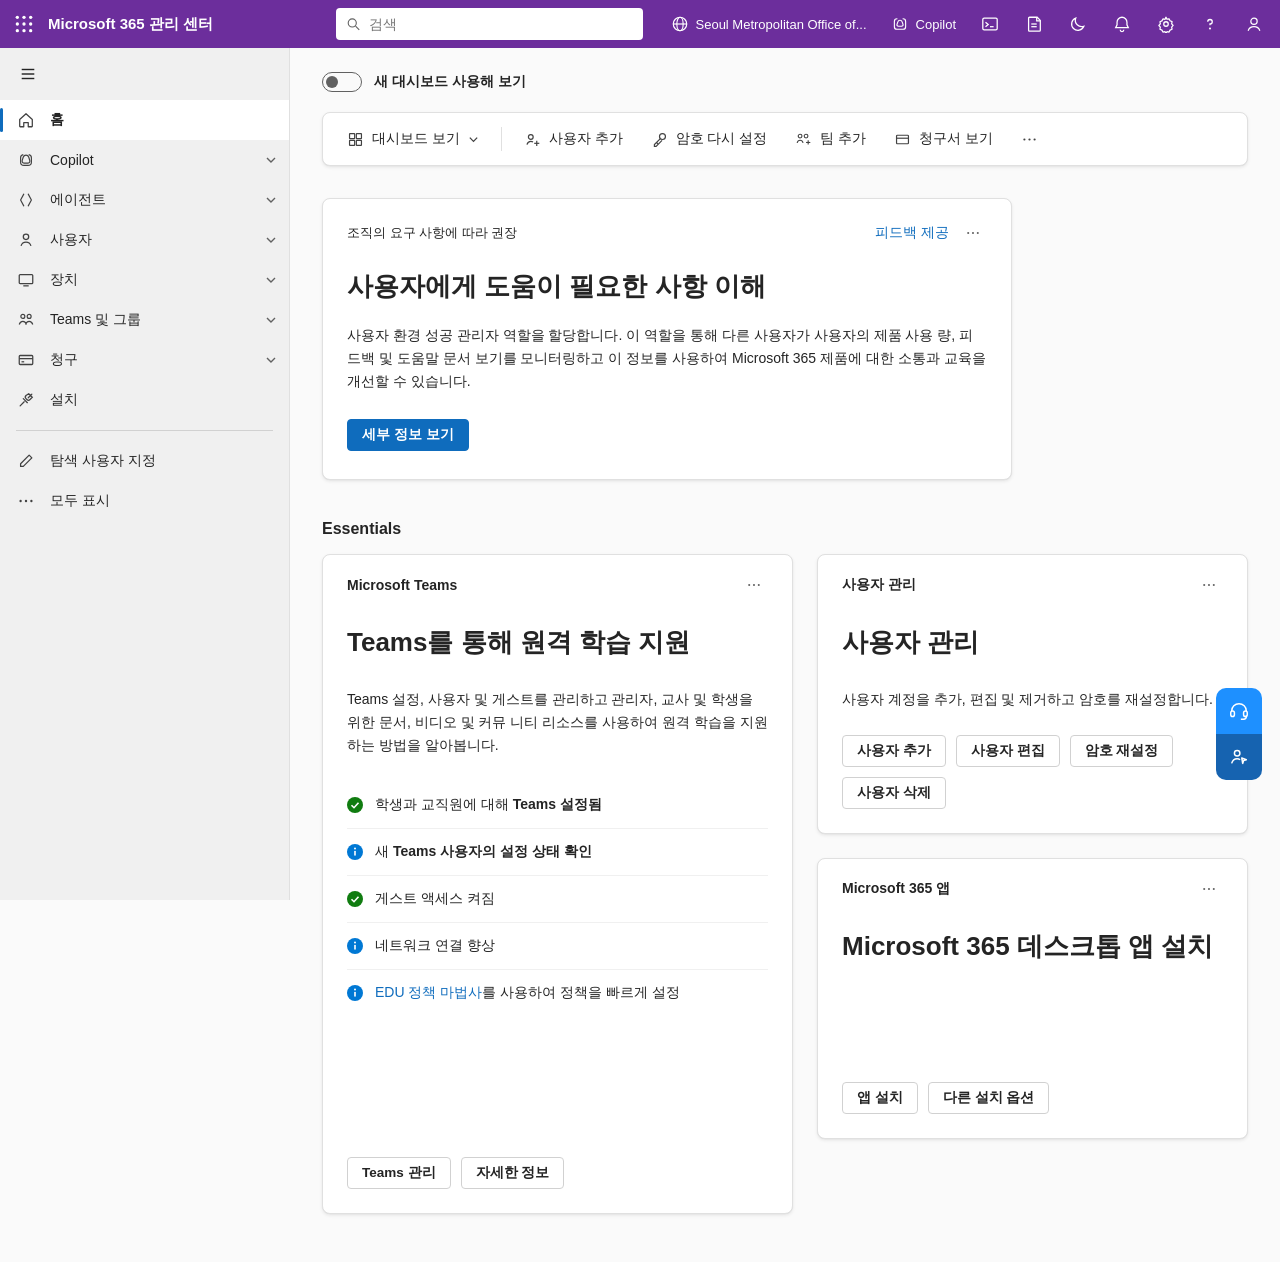
<file: index.html>
<!DOCTYPE html>
<html lang="ko">
<head>
<meta charset="UTF-8">
<meta name="viewport" content="width=device-width, initial-scale=1.0">
<title>홈 - Microsoft 365 관리 센터</title>
<link rel="stylesheet" href="styles.css">
</head>
<body>

<!-- ===== 상단 헤더 ===== -->
<header class="top-header">
  <div class="header-left">
    <button class="waffle-btn" title="앱 시작 관리자">
      <svg viewBox="0 0 24 24" width="20" height="20" fill="currentColor">
        <circle cx="4" cy="4" r="2"/><circle cx="12" cy="4" r="2"/><circle cx="20" cy="4" r="2"/>
        <circle cx="4" cy="12" r="2"/><circle cx="12" cy="12" r="2"/><circle cx="20" cy="12" r="2"/>
        <circle cx="4" cy="20" r="2"/><circle cx="12" cy="20" r="2"/><circle cx="20" cy="20" r="2"/>
      </svg>
    </button>
    <span class="header-title">Microsoft 365 관리 센터</span>
  </div>

  <div class="header-search">
    <svg viewBox="0 0 20 20" width="16" height="16" fill="none" stroke="currentColor" stroke-width="1.5">
      <circle cx="8.5" cy="8.5" r="5.5"/><line x1="13" y1="13" x2="18" y2="18"/>
    </svg>
    <input type="text" placeholder="검색">
  </div>

  <div class="header-right">
    <button class="header-org">
      <svg viewBox="0 0 20 20" width="18" height="18" fill="none" stroke="currentColor" stroke-width="1.3">
        <circle cx="10" cy="10" r="7.5"/>
        <ellipse cx="10" cy="10" rx="3.5" ry="7.5"/>
        <line x1="2.5" y1="10" x2="17.5" y2="10"/>
      </svg>
      <span>Seoul Metropolitan Office of...</span>
    </button>
    <button class="header-copilot">
      <svg viewBox="0 0 24 24" width="18" height="18" fill="none" stroke="currentColor" stroke-width="1.5">
        <path d="M12 3c4.97 0 9 4.03 9 9s-4.03 9-9 9-9-4.03-9-9 4.03-9 9-9z" opacity="0"/>
        <path d="M8 5c-2 0-3.5 1.5-3.5 3.5v7C4.5 17.5 6 19 8 19h8c2 0 3.5-1.5 3.5-3.5v-7C19.5 6.5 18 5 16 5" stroke-linecap="round"/>
        <path d="M9 9.5c.5-1.5 2-2.5 3-2.5s2.5 1 3 2.5l1 3c.5 1.5-.5 2.5-2 2.5h-4c-1.5 0-2.5-1-2-2.5l1-3z"/>
      </svg>
      <span>Copilot</span>
    </button>
    <button class="icon-btn" title="터미널">
      <svg viewBox="0 0 20 20" width="18" height="18" fill="none" stroke="currentColor" stroke-width="1.4">
        <rect x="2" y="3.5" width="16" height="13" rx="1.5"/>
        <polyline points="5,8 8,10.5 5,13"/><line x1="10" y1="13" x2="14" y2="13"/>
      </svg>
    </button>
    <button class="icon-btn" title="설명서">
      <svg viewBox="0 0 20 20" width="18" height="18" fill="none" stroke="currentColor" stroke-width="1.4">
        <path d="M5 2.5h8.5L17 6v11a1 1 0 0 1-1 1H5a1 1 0 0 1-1-1V3.5a1 1 0 0 1 1-1z"/>
        <polyline points="13,2.5 13,6.5 17,6.5"/><line x1="7" y1="10" x2="13" y2="10"/><line x1="7" y1="13" x2="13" y2="13"/>
      </svg>
    </button>
    <button class="icon-btn" title="다크 모드">
      <svg viewBox="0 0 20 20" width="18" height="18" fill="none" stroke="currentColor" stroke-width="1.4">
        <path d="M16.5 12.5A7 7 0 0 1 7.5 3.5a7 7 0 1 0 9 9z"/>
      </svg>
    </button>
    <button class="icon-btn" title="알림">
      <svg viewBox="0 0 20 20" width="18" height="18" fill="none" stroke="currentColor" stroke-width="1.4">
        <path d="M10 2.5a5.5 5.5 0 0 1 5.5 5.5v3l1.5 3h-14l1.5-3V8A5.5 5.5 0 0 1 10 2.5z"/>
        <path d="M8 16.5a2 2 0 0 0 4 0"/>
      </svg>
    </button>
    <button class="icon-btn" title="설정">
      <svg viewBox="0 0 20 20" width="18" height="18" fill="none" stroke="currentColor" stroke-width="1.4">
        <circle cx="10" cy="10" r="2.5"/>
        <path d="M10 2.5l1 2.2 2.4-.4 1.1 2.1 2.2 1-.4 2.4 1.6 1.8-1.6 1.8.4 2.4-2.2 1-1.1 2.1-2.4-.4-1 2.2-1-2.2-2.4.4-1.1-2.1-2.2-1 .4-2.4L2.1 11.7l1.6-1.8-.4-2.4 2.2-1 1.1-2.1 2.4.4 1-2.2z" stroke-linejoin="round"/>
      </svg>
    </button>
    <button class="icon-btn" title="도움말">
      <svg viewBox="0 0 20 20" width="18" height="18" fill="none" stroke="currentColor" stroke-width="1.4">
        <path d="M7.5 7.5A2.5 2.5 0 1 1 10 10v1.5"/><circle cx="10" cy="15" r="0.5" fill="currentColor"/>
      </svg>
    </button>
    <button class="icon-btn" title="계정">
      <svg viewBox="0 0 20 20" width="18" height="18" fill="none" stroke="currentColor" stroke-width="1.4">
        <circle cx="10" cy="7" r="3.5"/><path d="M3.5 17.5c1-3 3.5-4.5 6.5-4.5s5.5 1.5 6.5 4.5"/>
      </svg>
    </button>
  </div>
</header>

<div class="layout">

  <!-- ===== 좌측 메뉴 ===== -->
  <nav class="sidebar" id="sidebar">
    <button class="hamburger" id="hamburgerBtn" title="탐색 메뉴 축소">
      <svg viewBox="0 0 20 20" width="18" height="18" fill="none" stroke="currentColor" stroke-width="1.6">
        <line x1="3" y1="5" x2="17" y2="5"/><line x1="3" y1="10" x2="17" y2="10"/><line x1="3" y1="15" x2="17" y2="15"/>
      </svg>
    </button>

    <ul class="nav-list">
      <!-- 홈 -->
      <li class="nav-item active">
        <a href="#" class="nav-link" data-page="home">
          <span class="nav-icon">
            <svg viewBox="0 0 20 20" width="18" height="18" fill="none" stroke="currentColor" stroke-width="1.4">
              <path d="M3 9.5L10 3l7 6.5V17a.5.5 0 0 1-.5.5h-4V13h-5v4.5h-4A.5.5 0 0 1 3 17V9.5z" stroke-linejoin="round"/>
            </svg>
          </span>
          <span class="nav-label">홈</span>
        </a>
      </li>

      <!-- Copilot -->
      <li class="nav-item has-children">
        <button class="nav-link nav-toggle">
          <span class="nav-icon">
            <svg viewBox="0 0 20 20" width="18" height="18" fill="none" stroke="currentColor" stroke-width="1.3">
              <path d="M7 4c-1.8.3-3 1.8-3 3.6v4.8C4 14.5 5.7 16 7.8 16h4.4c2.1 0 3.8-1.5 3.8-3.6V7.6C16 5.8 14.8 4.3 13 4"/>
              <path d="M10 4.5c1.4 0 2.6.9 3 2.2l1.2 3.8c.5 1.6-.7 3-2.3 3H8.1c-1.6 0-2.8-1.4-2.3-3L7 6.7c.4-1.3 1.6-2.2 3-2.2z"/>
            </svg>
          </span>
          <span class="nav-label">Copilot</span>
          <span class="chevron">
            <svg viewBox="0 0 12 12" width="12" height="12" fill="none" stroke="currentColor" stroke-width="1.4">
              <polyline points="2,4 6,8 10,4"/>
            </svg>
          </span>
        </button>
        <ul class="sub-list">
          <li><a href="#">개요</a></li>
          <li><a href="#">커넥터</a></li>
          <li><a href="#">프롬프트</a></li>
          <li><a href="#">청구 및 사용량</a></li>
          <li><a href="#">설정</a></li>
          <li><a href="#">비용 관리</a></li>
        </ul>
      </li>

      <!-- 에이전트 -->
      <li class="nav-item has-children">
        <button class="nav-link nav-toggle">
          <span class="nav-icon">
            <svg viewBox="0 0 20 20" width="18" height="18" fill="none" stroke="currentColor" stroke-width="1.3">
              <path d="M7.5 3.5L4 10l3.5 6.5M12.5 3.5L16 10l-3.5 6.5" stroke-linecap="round" stroke-linejoin="round"/>
            </svg>
          </span>
          <span class="nav-label">에이전트</span>
          <span class="chevron">
            <svg viewBox="0 0 12 12" width="12" height="12" fill="none" stroke="currentColor" stroke-width="1.4">
              <polyline points="2,4 6,8 10,4"/>
            </svg>
          </span>
        </button>
        <ul class="sub-list">
          <li><a href="#">개요</a></li>
          <li><a href="#">모든 에이전트</a></li>
          <li><a href="#">도구</a></li>
          <li><a href="#">설정</a></li>
        </ul>
      </li>

      <!-- 사용자 -->
      <li class="nav-item has-children">
        <button class="nav-link nav-toggle">
          <span class="nav-icon">
            <svg viewBox="0 0 20 20" width="18" height="18" fill="none" stroke="currentColor" stroke-width="1.4">
              <circle cx="10" cy="6.5" r="3"/><path d="M4.5 16.5c.8-2.8 3-4.2 5.5-4.2s4.7 1.4 5.5 4.2"/>
            </svg>
          </span>
          <span class="nav-label">사용자</span>
          <span class="chevron">
            <svg viewBox="0 0 12 12" width="12" height="12" fill="none" stroke="currentColor" stroke-width="1.4">
              <polyline points="2,4 6,8 10,4"/>
            </svg>
          </span>
        </button>
        <ul class="sub-list">
          <li><a href="#" data-page="users">활성 사용자</a></li>
          <li><a href="#">연락처</a></li>
          <li><a href="#">게스트 사용자</a></li>
          <li><a href="#">삭제된 사용자</a></li>
        </ul>
      </li>

      <!-- 장치 -->
      <li class="nav-item has-children">
        <button class="nav-link nav-toggle">
          <span class="nav-icon">
            <svg viewBox="0 0 20 20" width="18" height="18" fill="none" stroke="currentColor" stroke-width="1.4">
              <rect x="2.5" y="4" width="15" height="10" rx="1"/><line x1="7" y1="16.5" x2="13" y2="16.5"/>
            </svg>
          </span>
          <span class="nav-label">장치</span>
          <span class="chevron">
            <svg viewBox="0 0 12 12" width="12" height="12" fill="none" stroke="currentColor" stroke-width="1.4">
              <polyline points="2,4 6,8 10,4"/>
            </svg>
          </span>
        </button>
        <ul class="sub-list">
          <li><a href="#">활성 장치</a></li>
          <li><a href="#">Autopilot</a></li>
        </ul>
      </li>

      <!-- Teams 및 그룹 -->
      <li class="nav-item has-children">
        <button class="nav-link nav-toggle">
          <span class="nav-icon">
            <svg viewBox="0 0 20 20" width="18" height="18" fill="none" stroke="currentColor" stroke-width="1.3">
              <circle cx="6.5" cy="6" r="2.2"/><circle cx="13.5" cy="6" r="2.2"/>
              <path d="M2.5 15c.6-2.2 2.1-3.5 4-3.5s3.4 1.3 4 3.5M9.5 15c.6-2.2 2.1-3.5 4-3.5s3.4 1.3 4 3.5"/>
            </svg>
          </span>
          <span class="nav-label">Teams 및 그룹</span>
          <span class="chevron">
            <svg viewBox="0 0 12 12" width="12" height="12" fill="none" stroke="currentColor" stroke-width="1.4">
              <polyline points="2,4 6,8 10,4"/>
            </svg>
          </span>
        </button>
        <ul class="sub-list">
          <li><a href="#" data-page="teams">활성 팀 및 그룹</a></li>
          <li><a href="#">정책</a></li>
          <li><a href="#">삭제된 그룹</a></li>
          <li><a href="#">공유 사서함</a></li>
        </ul>
      </li>

      <!-- 청구 -->
      <li class="nav-item has-children">
        <button class="nav-link nav-toggle">
          <span class="nav-icon">
            <svg viewBox="0 0 20 20" width="18" height="18" fill="none" stroke="currentColor" stroke-width="1.4">
              <rect x="2.5" y="5" width="15" height="10" rx="1"/><line x1="2.5" y1="8.5" x2="17.5" y2="8.5"/><line x1="5" y1="12" x2="8" y2="12"/>
            </svg>
          </span>
          <span class="nav-label">청구</span>
          <span class="chevron">
            <svg viewBox="0 0 12 12" width="12" height="12" fill="none" stroke="currentColor" stroke-width="1.4">
              <polyline points="2,4 6,8 10,4"/>
            </svg>
          </span>
        </button>
        <ul class="sub-list">
          <li><a href="#">서비스 구매</a></li>
          <li><a href="#">사용자 제품</a></li>
          <li><a href="#">라이선스</a></li>
          <li><a href="#">라이선스 요청</a></li>
          <li><a href="#">청구 및 지불</a></li>
          <li><a href="#">청구 계정</a></li>
          <li><a href="#">결제 방법</a></li>
          <li><a href="#">청구 알림</a></li>
          <li><a href="#">종량제</a></li>
          <li><a href="#">비용 관리</a></li>
        </ul>
      </li>

      <!-- 설치 -->
      <li class="nav-item">
        <a href="#" class="nav-link">
          <span class="nav-icon">
            <svg viewBox="0 0 20 20" width="18" height="18" fill="none" stroke="currentColor" stroke-width="1.4">
              <path d="M12.5 7.5l4-4M13 3l4 4-2.5 2.5c-1 1-2.5 1-3.5 0l-1-1c-1-1-1-2.5 0-3.5L13 3zM8 12l-4.5 4.5M7 8.5l4.5 4.5" stroke-linecap="round"/>
            </svg>
          </span>
          <span class="nav-label">설치</span>
        </a>
      </li>

      <li class="nav-divider"></li>

      <!-- 탐색 사용자 지정 -->
      <li class="nav-item">
        <a href="#" class="nav-link">
          <span class="nav-icon">
            <svg viewBox="0 0 20 20" width="18" height="18" fill="none" stroke="currentColor" stroke-width="1.4">
              <path d="M13.5 3.5l3 3L7 16H4v-3l9.5-9.5z" stroke-linejoin="round"/>
            </svg>
          </span>
          <span class="nav-label">탐색 사용자 지정</span>
        </a>
      </li>

      <!-- 모두 표시 -->
      <li class="nav-item">
        <a href="#" class="nav-link">
          <span class="nav-icon">
            <svg viewBox="0 0 20 20" width="18" height="18" fill="currentColor">
              <circle cx="4" cy="10" r="1.3"/><circle cx="10" cy="10" r="1.3"/><circle cx="16" cy="10" r="1.3"/>
            </svg>
          </span>
          <span class="nav-label">모두 표시</span>
        </a>
      </li>
    </ul>
  </nav>

  <!-- ===== 메인 콘텐츠 ===== -->
  <main class="main-content">

  <!-- ===== 홈 페이지 ===== -->
  <div class="page" id="page-home">

    <!-- 새 대시보드 토글 -->
    <div class="dashboard-toggle-row">
      <label class="switch">
        <input type="checkbox" id="dashboardSwitch">
        <span class="slider"></span>
      </label>
      <span class="toggle-label">새 대시보드 사용해 보기</span>
    </div>

    <!-- 상단 도구 모음 -->
    <div class="toolbar">
      <button class="toolbar-btn toolbar-dropdown">
        <svg viewBox="0 0 20 20" width="17" height="17" fill="none" stroke="currentColor" stroke-width="1.4">
          <rect x="3" y="3" width="6" height="6" rx="0.5"/><rect x="11" y="3" width="6" height="6" rx="0.5"/>
          <rect x="3" y="11" width="6" height="6" rx="0.5"/><rect x="11" y="11" width="6" height="6" rx="0.5"/>
        </svg>
        <span>대시보드 보기</span>
        <svg viewBox="0 0 12 12" width="11" height="11" fill="none" stroke="currentColor" stroke-width="1.4">
          <polyline points="2,4 6,8 10,4"/>
        </svg>
      </button>
      <div class="toolbar-sep"></div>
      <button class="toolbar-btn">
        <svg viewBox="0 0 20 20" width="17" height="17" fill="none" stroke="currentColor" stroke-width="1.4">
          <circle cx="8" cy="7" r="2.8"/><path d="M3.5 16c.7-2.5 2.4-3.8 4.5-3.8 1 0 1.9.3 2.6.8"/>
          <line x1="15" y1="11.5" x2="15" y2="17.5"/><line x1="12" y1="14.5" x2="18" y2="14.5"/>
        </svg>
        <span>사용자 추가</span>
      </button>
      <button class="toolbar-btn">
        <svg viewBox="0 0 20 20" width="17" height="17" fill="none" stroke="currentColor" stroke-width="1.4">
          <circle cx="13.5" cy="6.5" r="3.5"/><path d="M11 9l-7 7v2h2l7-7M6.5 13.5l1.5 1.5"/>
        </svg>
        <span>암호 다시 설정</span>
      </button>
      <button class="toolbar-btn">
        <svg viewBox="0 0 20 20" width="17" height="17" fill="none" stroke="currentColor" stroke-width="1.3">
          <circle cx="6" cy="6" r="2.2"/><circle cx="13" cy="6" r="2.2"/>
          <path d="M2.5 14c.5-2 1.9-3.2 3.5-3.2s3 1.2 3.5 3.2"/>
          <line x1="15.5" y1="11" x2="15.5" y2="16"/><line x1="13" y1="13.5" x2="18" y2="13.5"/>
        </svg>
        <span>팀 추가</span>
      </button>
      <button class="toolbar-btn">
        <svg viewBox="0 0 20 20" width="17" height="17" fill="none" stroke="currentColor" stroke-width="1.4">
          <rect x="3" y="5" width="14" height="10" rx="1"/><line x1="3" y1="8.5" x2="17" y2="8.5"/>
        </svg>
        <span>청구서 보기</span>
      </button>
      <button class="toolbar-btn toolbar-more" title="추가 작업">
        <svg viewBox="0 0 20 20" width="17" height="17" fill="currentColor">
          <circle cx="4" cy="10" r="1.3"/><circle cx="10" cy="10" r="1.3"/><circle cx="16" cy="10" r="1.3"/>
        </svg>
      </button>
    </div>

    <!-- 권장 카드 -->
    <section class="reco-card">
      <div class="reco-header">
        <span class="reco-eyebrow">조직의 요구 사항에 따라 권장</span>
        <div class="reco-header-right">
          <a href="#" class="link-btn">피드백 제공</a>
          <button class="card-more" title="추가 작업">
            <svg viewBox="0 0 20 20" width="16" height="16" fill="currentColor">
              <circle cx="4" cy="10" r="1.3"/><circle cx="10" cy="10" r="1.3"/><circle cx="16" cy="10" r="1.3"/>
            </svg>
          </button>
        </div>
      </div>
      <h1 class="reco-title">사용자에게 도움이 필요한 사항 이해</h1>
      <p class="reco-desc">
        사용자 환경 성공 관리자 역할을 할당합니다. 이 역할을 통해 다른 사용자가 사용자의 제품 사용
        량, 피드백 및 도움말 문서 보기를 모니터링하고 이 정보를 사용하여 Microsoft 365 제품에 대한
        소통과 교육을 개선할 수 있습니다.
      </p>
      <button class="btn btn-primary">세부 정보 보기</button>
    </section>

    <!-- Essentials -->
    <h2 class="section-title">Essentials</h2>

    <div class="card-grid">

      <!-- Microsoft Teams 카드 -->
      <section class="card card-teams">
        <div class="card-header">
          <span class="card-name">Microsoft Teams</span>
          <button class="card-more" title="추가 작업">
            <svg viewBox="0 0 20 20" width="16" height="16" fill="currentColor">
              <circle cx="4" cy="10" r="1.3"/><circle cx="10" cy="10" r="1.3"/><circle cx="16" cy="10" r="1.3"/>
            </svg>
          </button>
        </div>
        <h3 class="card-title">Teams를 통해 원격 학습 지원</h3>
        <p class="card-desc">
          Teams 설정, 사용자 및 게스트를 관리하고 관리자, 교사 및 학생을 위한 문서, 비디오 및 커뮤
          니티 리소스를 사용하여 원격 학습을 지원하는 방법을 알아봅니다.
        </p>
        <ul class="check-list">
          <li>
            <span class="status-icon status-ok">
              <svg viewBox="0 0 16 16" width="16" height="16"><circle cx="8" cy="8" r="8" fill="#107c10"/><polyline points="4.5,8.2 7,10.7 11.5,5.7" fill="none" stroke="#fff" stroke-width="1.6"/></svg>
            </span>
            <span>학생과 교직원에 대해 <b>Teams 설정됨</b></span>
          </li>
          <li>
            <span class="status-icon status-info">
              <svg viewBox="0 0 16 16" width="16" height="16"><circle cx="8" cy="8" r="8" fill="#0078d4"/><rect x="7.2" y="6.7" width="1.6" height="5" rx="0.8" fill="#fff"/><circle cx="8" cy="4.5" r="1" fill="#fff"/></svg>
            </span>
            <span>새 <b>Teams 사용자의 설정 상태 확인</b></span>
          </li>
          <li>
            <span class="status-icon status-ok">
              <svg viewBox="0 0 16 16" width="16" height="16"><circle cx="8" cy="8" r="8" fill="#107c10"/><polyline points="4.5,8.2 7,10.7 11.5,5.7" fill="none" stroke="#fff" stroke-width="1.6"/></svg>
            </span>
            <span>게스트 액세스 켜짐</span>
          </li>
          <li>
            <span class="status-icon status-info">
              <svg viewBox="0 0 16 16" width="16" height="16"><circle cx="8" cy="8" r="8" fill="#0078d4"/><rect x="7.2" y="6.7" width="1.6" height="5" rx="0.8" fill="#fff"/><circle cx="8" cy="4.5" r="1" fill="#fff"/></svg>
            </span>
            <span>네트워크 연결 향상</span>
          </li>
          <li>
            <span class="status-icon status-info">
              <svg viewBox="0 0 16 16" width="16" height="16"><circle cx="8" cy="8" r="8" fill="#0078d4"/><rect x="7.2" y="6.7" width="1.6" height="5" rx="0.8" fill="#fff"/><circle cx="8" cy="4.5" r="1" fill="#fff"/></svg>
            </span>
            <span><a href="#" class="inline-link">EDU 정책 마법사</a>를 사용하여 정책을 빠르게 설정</span>
          </li>
        </ul>
        <div class="card-actions">
          <button class="btn">Teams 관리</button>
          <button class="btn">자세한 정보</button>
        </div>
      </section>

      <div class="card-col">
        <!-- 사용자 관리 카드 -->
        <section class="card">
          <div class="card-header">
            <span class="card-name">사용자 관리</span>
            <button class="card-more" title="추가 작업">
              <svg viewBox="0 0 20 20" width="16" height="16" fill="currentColor">
                <circle cx="4" cy="10" r="1.3"/><circle cx="10" cy="10" r="1.3"/><circle cx="16" cy="10" r="1.3"/>
              </svg>
            </button>
          </div>
          <h3 class="card-title">사용자 관리</h3>
          <p class="card-desc">사용자 계정을 추가, 편집 및 제거하고 암호를 재설정합니다.</p>
          <div class="card-actions">
            <button class="btn">사용자 추가</button>
            <button class="btn">사용자 편집</button>
            <button class="btn">암호 재설정</button>
            <button class="btn">사용자 삭제</button>
          </div>
        </section>

        <!-- Microsoft 365 앱 카드 -->
        <section class="card">
          <div class="card-header">
            <span class="card-name">Microsoft 365 앱</span>
            <button class="card-more" title="추가 작업">
              <svg viewBox="0 0 20 20" width="16" height="16" fill="currentColor">
                <circle cx="4" cy="10" r="1.3"/><circle cx="10" cy="10" r="1.3"/><circle cx="16" cy="10" r="1.3"/>
              </svg>
            </button>
          </div>
          <h3 class="card-title">Microsoft 365 데스크톱 앱 설치</h3>
          <div class="card-actions card-actions-bottom">
            <button class="btn">앱 설치</button>
            <button class="btn">다른 설치 옵션</button>
          </div>
        </section>
      </div>

    </div>
  </div><!-- /page-home -->

  <!-- ===== 활성 사용자 페이지 ===== -->
  <div class="page" id="page-users" hidden>

    <nav class="breadcrumb">
      <a href="#" data-page="home">홈</a>
      <span class="crumb-sep">
        <svg viewBox="0 0 12 12" width="11" height="11" fill="none" stroke="currentColor" stroke-width="1.4">
          <polyline points="4,2 8,6 4,10"/>
        </svg>
      </span>
      <span class="crumb-current">활성 사용자</span>
    </nav>

    <h1 class="page-title">활성 사용자</h1>

    <!-- 도구 모음 (기본) -->
    <div class="users-toolbar" id="toolbarDefault">
      <button class="toolbar-btn">
        <svg viewBox="0 0 20 20" width="17" height="17" fill="none" stroke="currentColor" stroke-width="1.4">
          <circle cx="8" cy="7" r="2.8"/><path d="M3.5 16c.7-2.5 2.4-3.8 4.5-3.8 1 0 1.9.3 2.6.8"/>
          <line x1="15" y1="11.5" x2="15" y2="17.5"/><line x1="12" y1="14.5" x2="18" y2="14.5"/>
        </svg>
        <span>사용자 추가</span>
      </button>
      <button class="toolbar-btn">
        <svg viewBox="0 0 20 20" width="17" height="17" fill="none" stroke="currentColor" stroke-width="1.4">
          <rect x="4" y="2.5" width="12" height="15" rx="1"/><line x1="7" y1="6.5" x2="13" y2="6.5"/><line x1="7" y1="10" x2="13" y2="10"/><line x1="7" y1="13.5" x2="11" y2="13.5"/>
        </svg>
        <span>사용자 서식 파일</span>
      </button>
      <button class="toolbar-btn">
        <svg viewBox="0 0 20 20" width="17" height="17" fill="none" stroke="currentColor" stroke-width="1.3">
          <circle cx="6" cy="6.5" r="2.3"/><circle cx="12.5" cy="6.5" r="2.3"/>
          <path d="M2.5 14.5c.5-2 1.9-3.2 3.5-3.2s3 1.2 3.5 3.2M9.5 14.5c.5-2 1.9-3.2 3-3.2"/>
          <line x1="16" y1="11" x2="16" y2="16"/><line x1="13.5" y1="13.5" x2="18.5" y2="13.5"/>
        </svg>
        <span>여러 사용자 추가</span>
      </button>
      <button class="toolbar-btn">
        <svg viewBox="0 0 20 20" width="17" height="17" fill="none" stroke="currentColor" stroke-width="1.4">
          <rect x="4.5" y="8.5" width="11" height="8" rx="1"/><path d="M7 8.5V6.5a3 3 0 0 1 6 0v2"/>
        </svg>
        <span>다단계 인증</span>
      </button>
      <button class="toolbar-btn">
        <svg viewBox="0 0 20 20" width="17" height="17" fill="none" stroke="currentColor" stroke-width="1.4">
          <circle cx="8" cy="7" r="2.8"/><path d="M3.5 16c.7-2.5 2.4-3.8 4.5-3.8 1 0 1.9.3 2.6.8"/>
          <line x1="13" y1="12.5" x2="17.5" y2="17"/><line x1="17.5" y1="12.5" x2="13" y2="17"/>
        </svg>
        <span>사용자 삭제</span>
      </button>
      <button class="toolbar-btn">
        <svg viewBox="0 0 20 20" width="17" height="17" fill="none" stroke="currentColor" stroke-width="1.4">
          <path d="M16.5 10a6.5 6.5 0 1 1-2-4.7"/><polyline points="14.5,2.5 14.8,5.6 11.7,5.9"/>
        </svg>
        <span>새로 고침</span>
      </button>
      <button class="toolbar-btn">
        <svg viewBox="0 0 20 20" width="17" height="17" fill="none" stroke="currentColor" stroke-width="1.4">
          <circle cx="13.5" cy="6.5" r="3.5"/><path d="M11 9l-7 7v2h2l7-7M6.5 13.5l1.5 1.5"/>
        </svg>
        <span>암호 초기화</span>
      </button>

      <button class="toolbar-btn">
        <svg viewBox="0 0 20 20" width="17" height="17" fill="none" stroke="currentColor" stroke-width="1.4">
          <path d="M10 3v9M6.5 8.5L10 12l3.5-3.5"/><line x1="4" y1="16.5" x2="16" y2="16.5"/>
        </svg>
        <span>사용자 내보내기</span>
      </button>

      <div class="users-search">
        <svg viewBox="0 0 20 20" width="15" height="15" fill="none" stroke="currentColor" stroke-width="1.5">
          <circle cx="8.5" cy="8.5" r="5.5"/><line x1="13" y1="13" x2="18" y2="18"/>
        </svg>
        <input type="text" id="userSearch" placeholder="활성 사용자 검색 목록">
      </div>
      <button class="toolbar-btn">
        <svg viewBox="0 0 20 20" width="17" height="17" fill="none" stroke="currentColor" stroke-width="1.4">
          <line x1="3" y1="6" x2="17" y2="6"/><line x1="3" y1="10" x2="13" y2="10"/><line x1="3" y1="14" x2="9" y2="14"/>
        </svg>
        <span>보기 변경</span>
      </button>
      <span class="more-wrap">
        <button class="toolbar-btn toolbar-more" id="moreBtnDefault" title="추가 작업">
          <svg viewBox="0 0 20 20" width="17" height="17" fill="currentColor">
            <circle cx="4" cy="10" r="1.3"/><circle cx="10" cy="10" r="1.3"/><circle cx="16" cy="10" r="1.3"/>
          </svg>
        </button>
        <div class="more-menu" id="moreMenuDefault" hidden>
          <button class="menu-item">
            <svg viewBox="0 0 20 20" width="16" height="16" fill="none" stroke="currentColor" stroke-width="1.4">
              <line x1="3" y1="6" x2="17" y2="6"/><line x1="3" y1="10" x2="13" y2="10"/><line x1="3" y1="14" x2="9" y2="14"/>
            </svg>
            <span>보기 변경</span>
          </button>
          <button class="menu-item">
            <svg viewBox="0 0 20 20" width="16" height="16" fill="none" stroke="currentColor" stroke-width="1.4">
              <path d="M16 8.5A6 6 0 0 0 5.2 6M4 11.5A6 6 0 0 0 14.8 14"/><polyline points="16,4.5 16,8.5 12,8.5"/><polyline points="4,15.5 4,11.5 8,11.5"/>
            </svg>
            <span>디렉터리 동기화</span>
          </button>
          <button class="menu-item">
            <svg viewBox="0 0 20 20" width="16" height="16" fill="none" stroke="currentColor" stroke-width="1.3">
              <circle cx="6.5" cy="6" r="2.2"/><circle cx="13.5" cy="6" r="2.2"/>
              <path d="M2.5 15c.6-2.2 2.1-3.5 4-3.5s3.4 1.3 4 3.5M9.5 15c.6-2.2 2.1-3.5 4-3.5s3.4 1.3 4 3.5"/>
            </svg>
            <span>Teams 설정 상태</span>
          </button>
        </div>
      </span>
    </div>

    <!-- 도구 모음 (사용자 선택 시) -->
    <div class="users-toolbar" id="toolbarSelected" hidden>
      <button class="toolbar-btn">
        <svg viewBox="0 0 20 20" width="17" height="17" fill="none" stroke="currentColor" stroke-width="1.4">
          <circle cx="8" cy="7" r="2.8"/><path d="M3.5 16c.7-2.5 2.4-3.8 4.5-3.8 1 0 1.9.3 2.6.8"/>
          <line x1="15" y1="11.5" x2="15" y2="17.5"/><line x1="12" y1="14.5" x2="18" y2="14.5"/>
        </svg>
        <span>사용자 추가</span>
      </button>
      <button class="toolbar-btn">
        <svg viewBox="0 0 20 20" width="17" height="17" fill="none" stroke="currentColor" stroke-width="1.4">
          <rect x="4.5" y="8.5" width="11" height="8" rx="1"/><path d="M7 8.5V6.5a3 3 0 0 1 6 0v2"/>
        </svg>
        <span>다단계 인증</span>
      </button>
      <button class="toolbar-btn">
        <svg viewBox="0 0 20 20" width="17" height="17" fill="none" stroke="currentColor" stroke-width="1.4">
          <path d="M16.5 10a6.5 6.5 0 1 1-2-4.7"/><polyline points="14.5,2.5 14.8,5.6 11.7,5.9"/>
        </svg>
        <span>새로 고침</span>
      </button>
      <button class="toolbar-btn">
        <svg viewBox="0 0 20 20" width="17" height="17" fill="none" stroke="currentColor" stroke-width="1.4">
          <circle cx="8" cy="7" r="2.8"/><path d="M3.5 16c.7-2.5 2.4-3.8 4.5-3.8 1 0 1.9.3 2.6.8"/>
          <line x1="13" y1="12.5" x2="17.5" y2="17"/><line x1="17.5" y1="12.5" x2="13" y2="17"/>
        </svg>
        <span>사용자 삭제</span>
      </button>
      <button class="toolbar-btn" id="resetPwSelected">
        <svg viewBox="0 0 20 20" width="17" height="17" fill="none" stroke="currentColor" stroke-width="1.4">
          <circle cx="13.5" cy="6.5" r="3.5"/><path d="M11 9l-7 7v2h2l7-7M6.5 13.5l1.5 1.5"/>
        </svg>
        <span>암호 초기화</span>
      </button>
      <button class="toolbar-btn">
        <svg viewBox="0 0 20 20" width="17" height="17" fill="none" stroke="currentColor" stroke-width="1.4">
          <rect x="3" y="5" width="14" height="10" rx="1"/><line x1="3" y1="8.5" x2="17" y2="8.5"/><line x1="6" y1="12" x2="10" y2="12"/>
        </svg>
        <span>제품 라이선스 관리</span>
      </button>
      <button class="toolbar-btn">
        <svg viewBox="0 0 20 20" width="17" height="17" fill="none" stroke="currentColor" stroke-width="1.4">
          <circle cx="8" cy="7" r="2.8"/><path d="M3.5 16c.7-2.5 2.4-3.8 4.5-3.8 1 0 1.9.3 2.6.8"/>
          <circle cx="15" cy="14" r="2.5"/><line x1="15" y1="10" x2="15" y2="11.5"/><line x1="15" y1="16.5" x2="15" y2="18"/>
        </svg>
        <span>역할 관리</span>
      </button>
      <button class="toolbar-btn">
        <svg viewBox="0 0 20 20" width="17" height="17" fill="none" stroke="currentColor" stroke-width="1.4">
          <path d="M10 3v9M6.5 8.5L10 12l3.5-3.5"/><line x1="4" y1="16.5" x2="16" y2="16.5"/>
        </svg>
        <span>사용자 내보내기</span>
      </button>

      <span class="sel-count">
        <span id="selCountNum">0개 선택됨</span>
        <button class="sel-clear" id="selClear" title="선택 취소">
          <svg viewBox="0 0 12 12" width="11" height="11" fill="none" stroke="currentColor" stroke-width="1.4">
            <line x1="2" y1="2" x2="10" y2="10"/><line x1="10" y1="2" x2="2" y2="10"/>
          </svg>
        </button>
      </span>

      <div class="users-search">
        <svg viewBox="0 0 20 20" width="15" height="15" fill="none" stroke="currentColor" stroke-width="1.5">
          <circle cx="8.5" cy="8.5" r="5.5"/><line x1="13" y1="13" x2="18" y2="18"/>
        </svg>
        <input type="text" id="userSearchSelected" placeholder="활성 사용자 검색 목록">
      </div>
      <span class="more-wrap">
        <button class="toolbar-btn toolbar-more" id="moreBtnSelected" title="추가 작업">
          <svg viewBox="0 0 20 20" width="17" height="17" fill="currentColor">
            <circle cx="4" cy="10" r="1.3"/><circle cx="10" cy="10" r="1.3"/><circle cx="16" cy="10" r="1.3"/>
          </svg>
        </button>
        <div class="more-menu" id="moreMenuSelected" hidden>
          <button class="menu-item">
            <svg viewBox="0 0 20 20" width="16" height="16" fill="none" stroke="currentColor" stroke-width="1.4">
              <line x1="3" y1="6" x2="17" y2="6"/><line x1="3" y1="10" x2="13" y2="10"/><line x1="3" y1="14" x2="9" y2="14"/>
            </svg>
            <span>보기 변경</span>
          </button>
          <button class="menu-item" id="groupManageBtn">
            <svg viewBox="0 0 20 20" width="16" height="16" fill="none" stroke="currentColor" stroke-width="1.3">
              <circle cx="6.5" cy="6" r="2.2"/><circle cx="13.5" cy="6" r="2.2"/>
              <path d="M2.5 15c.6-2.2 2.1-3.5 4-3.5s3.4 1.3 4 3.5M9.5 15c.6-2.2 2.1-3.5 4-3.5s3.4 1.3 4 3.5"/>
            </svg>
            <span>그룹 관리</span>
          </button>
          <button class="menu-item">
            <svg viewBox="0 0 20 20" width="16" height="16" fill="none" stroke="currentColor" stroke-width="1.4">
              <path d="M13.5 3.5l3 3L7 16H4v-3l9.5-9.5z" stroke-linejoin="round"/>
            </svg>
            <span>연락처 정보 관리</span>
          </button>
          <button class="menu-item">
            <svg viewBox="0 0 20 20" width="16" height="16" fill="none" stroke="currentColor" stroke-width="1.4">
              <circle cx="10" cy="10" r="6.5"/><line x1="5.5" y1="5.5" x2="14.5" y2="14.5"/>
            </svg>
            <span>로그인 상태 편집</span>
          </button>
        </div>
      </span>
    </div>

    <!-- 필터 -->
    <div class="filter-row">
      <span class="filter-label">필터 집합:</span>
      <button class="filter-dropdown">
        <b>자주 사용되는 항목</b>
        <svg viewBox="0 0 12 12" width="11" height="11" fill="none" stroke="currentColor" stroke-width="1.4">
          <polyline points="2,4 6,8 10,4"/>
        </svg>
      </button>
      <button class="filter-pill">라이선스</button>
      <button class="filter-pill">로그인 상태</button>
      <button class="filter-pill">도메인</button>
      <button class="filter-pill">위치</button>
    </div>

    <!-- 사용자 테이블 -->
    <div class="users-table-wrap">
      <table class="users-table">
        <thead>
          <tr>
            <th class="col-check"><input type="checkbox" id="checkAll"></th>
            <th class="col-name">
              <span class="th-sort">표시 이름
                <svg viewBox="0 0 12 12" width="11" height="11" fill="none" stroke="currentColor" stroke-width="1.4">
                  <line x1="6" y1="10" x2="6" y2="2"/><polyline points="3,5 6,2 9,5"/>
                </svg>
              </span>
            </th>
            <th class="col-id">사용자 이름</th>
            <th class="col-license">라이선스</th>
            <th class="col-columns">
              <button class="col-select-btn">
                <svg viewBox="0 0 20 20" width="16" height="16" fill="none" stroke="currentColor" stroke-width="1.4">
                  <rect x="3" y="4" width="14" height="12" rx="1"/><line x1="8" y1="4" x2="8" y2="16"/><line x1="13" y1="4" x2="13" y2="16"/>
                </svg>
                <span>열 선택</span>
              </button>
            </th>
          </tr>
        </thead>
        <tbody id="usersTbody"></tbody>
      </table>
    </div>

  </div><!-- /page-users -->

  <!-- ===== 활성 팀 및 그룹 페이지 ===== -->
  <div class="page" id="page-teams" hidden>

    <nav class="breadcrumb">
      <a href="#" data-page="home">홈</a>
      <span class="crumb-sep">
        <svg viewBox="0 0 12 12" width="11" height="11" fill="none" stroke="currentColor" stroke-width="1.4">
          <polyline points="4,2 8,6 4,10"/>
        </svg>
      </span>
      <span class="crumb-current">활성 팀 및 그룹</span>
    </nav>

    <h1 class="page-title">활성 팀 및 그룹</h1>

    <div class="team-cmd-row">
      <button class="toolbar-btn">
        <svg viewBox="0 0 20 20" width="16" height="16" fill="none" stroke="currentColor" stroke-width="1.4">
          <path d="M10 2.5a5 5 0 0 1 3 9c-.6.5-1 1-1 1.8v.2H8v-.2c0-.8-.4-1.3-1-1.8a5 5 0 0 1 3-9z"/><line x1="8" y1="16" x2="12" y2="16"/><line x1="8.5" y1="18" x2="11.5" y2="18"/>
        </svg>
        <span>그룹 정보</span>
      </button>
      <button class="toolbar-btn">
        <svg viewBox="0 0 20 20" width="16" height="16" fill="none" stroke="currentColor" stroke-width="1.3">
          <circle cx="6.5" cy="6" r="2.2"/><circle cx="13.5" cy="6" r="2.2"/>
          <path d="M2.5 15c.6-2.2 2.1-3.5 4-3.5s3.4 1.3 4 3.5M9.5 15c.6-2.2 2.1-3.5 4-3.5s3.4 1.3 4 3.5"/>
        </svg>
        <span>Teams 및 SharePoint 사용</span>
      </button>
      <button class="toolbar-btn">
        <svg viewBox="0 0 20 20" width="16" height="16" fill="none" stroke="currentColor" stroke-width="1.4">
          <path d="M14.5 8a4 4 0 0 0-7.8-1A3.5 3.5 0 0 0 5 14h9a3 3 0 0 0 .5-6z"/>
        </svg>
        <span>파일을 저장할 위치</span>
      </button>
    </div>

    <div class="team-tabs-row">
      <div class="team-tabs">
        <button class="team-tab active" data-tab="tabTeams">Teams 및 Microsoft 365 그룹</button>
        <button class="team-tab" data-tab="tabMail">메일 그룹</button>
        <button class="team-tab" data-tab="tabSecurity">보안 그룹</button>
      </div>
      <div class="users-search team-global-search">
        <svg viewBox="0 0 20 20" width="15" height="15" fill="none" stroke="currentColor" stroke-width="1.5">
          <circle cx="8.5" cy="8.5" r="5.5"/><line x1="13" y1="13" x2="18" y2="18"/>
        </svg>
        <input type="text" id="teamSearch" placeholder="모든 팀 및 그룹...">
      </div>
    </div>

    <!-- 탭 1: Teams 및 Microsoft 365 그룹 -->
    <div class="tab-panel" id="tabTeams">
    <div class="users-toolbar">
      <button class="toolbar-btn">
        <svg viewBox="0 0 20 20" width="17" height="17" fill="none" stroke="currentColor" stroke-width="1.5">
          <line x1="10" y1="4" x2="10" y2="16"/><line x1="4" y1="10" x2="16" y2="10"/>
        </svg>
        <span>팀 추가</span>
      </button>
      <button class="toolbar-btn">
        <svg viewBox="0 0 20 20" width="17" height="17" fill="none" stroke="currentColor" stroke-width="1.5">
          <line x1="10" y1="4" x2="10" y2="16"/><line x1="4" y1="10" x2="16" y2="10"/>
        </svg>
        <span>Microsoft 365 그룹 추가</span>
      </button>
      <button class="toolbar-btn">
        <svg viewBox="0 0 20 20" width="17" height="17" fill="none" stroke="currentColor" stroke-width="1.4">
          <path d="M10 3v9M6.5 8.5L10 12l3.5-3.5"/><line x1="4" y1="16.5" x2="16" y2="16.5"/>
        </svg>
        <span>내보내기</span>
      </button>
      <button class="toolbar-btn">
        <svg viewBox="0 0 20 20" width="17" height="17" fill="none" stroke="currentColor" stroke-width="1.4">
          <path d="M16.5 10a6.5 6.5 0 1 1-2-4.7"/><polyline points="14.5,2.5 14.8,5.6 11.7,5.9"/>
        </svg>
        <span>새로 고침</span>
      </button>
      <button class="toolbar-btn" id="editNameBtn">
        <svg viewBox="0 0 20 20" width="17" height="17" fill="none" stroke="currentColor" stroke-width="1.4">
          <path d="M13.5 3.5l3 3L7 16H4v-3l9.5-9.5z" stroke-linejoin="round"/>
        </svg>
        <span>이름 및 설명 편집</span>
      </button>
      <button class="toolbar-btn">
        <svg viewBox="0 0 20 20" width="17" height="17" fill="none" stroke="currentColor" stroke-width="1.4">
          <circle cx="10" cy="10" r="7"/><circle cx="10" cy="10" r="3"/><path d="M13 10v1.5a2 2 0 0 0 4 0V10"/>
        </svg>
        <span>전자 메일 주소 편집</span>
      </button>
      <button class="toolbar-btn toolbar-more" title="추가 작업">
        <svg viewBox="0 0 20 20" width="17" height="17" fill="currentColor">
          <circle cx="4" cy="10" r="1.3"/><circle cx="10" cy="10" r="1.3"/><circle cx="16" cy="10" r="1.3"/>
        </svg>
      </button>
    </div>

    <div class="users-table-wrap">
      <table class="users-table">
        <thead>
          <tr>
            <th class="col-check"><input type="checkbox" id="teamCheckAll"></th>
            <th>
              <span class="th-sort">이름
                <svg viewBox="0 0 12 12" width="11" height="11" fill="none" stroke="currentColor" stroke-width="1.4">
                  <line x1="6" y1="10" x2="6" y2="2"/><polyline points="3,5 6,2 9,5"/>
                </svg>
              </span>
            </th>
            <th>전자 메일</th>
            <th>동기화 상태</th>
            <th>팀 상태</th>
          </tr>
        </thead>
        <tbody id="teamsTbody"></tbody>
      </table>
    </div>
    </div><!-- /tabTeams -->

    <!-- 탭 2: 메일 그룹 -->
    <div class="tab-panel" id="tabMail" hidden>
      <div class="users-toolbar">
        <button class="toolbar-btn">
          <svg viewBox="0 0 20 20" width="17" height="17" fill="none" stroke="currentColor" stroke-width="1.5">
            <line x1="10" y1="4" x2="10" y2="16"/><line x1="4" y1="10" x2="16" y2="10"/>
          </svg>
          <span>메일 그룹 추가</span>
        </button>
        <button class="toolbar-btn">
          <svg viewBox="0 0 20 20" width="17" height="17" fill="none" stroke="currentColor" stroke-width="1.4">
            <path d="M10 3v9M6.5 8.5L10 12l3.5-3.5"/><line x1="4" y1="16.5" x2="16" y2="16.5"/>
          </svg>
          <span>내보내기</span>
        </button>
        <button class="toolbar-btn">
          <svg viewBox="0 0 20 20" width="17" height="17" fill="none" stroke="currentColor" stroke-width="1.4">
            <path d="M16.5 10a6.5 6.5 0 1 1-2-4.7"/><polyline points="14.5,2.5 14.8,5.6 11.7,5.9"/>
          </svg>
          <span>새로 고침</span>
        </button>
        <button class="toolbar-btn toolbar-more toolbar-right" title="보기 변경">
          <svg viewBox="0 0 20 20" width="17" height="17" fill="none" stroke="currentColor" stroke-width="1.4">
            <line x1="3" y1="6" x2="17" y2="6"/><line x1="3" y1="10" x2="13" y2="10"/><line x1="3" y1="14" x2="9" y2="14"/>
          </svg>
        </button>
      </div>

      <div class="users-table-wrap">
        <table class="users-table">
          <thead>
            <tr>
              <th class="col-check"><input type="checkbox"></th>
              <th>
                <span class="th-sort">이름
                  <svg viewBox="0 0 12 12" width="11" height="11" fill="none" stroke="currentColor" stroke-width="1.4">
                    <line x1="6" y1="10" x2="6" y2="2"/><polyline points="3,5 6,2 9,5"/>
                  </svg>
                </span>
              </th>
              <th>전자 메일</th>
              <th>동기화 상태</th>
              <th>만든 날짜</th>
              <th class="col-columns">
                <button class="col-select-btn">
                  <svg viewBox="0 0 20 20" width="16" height="16" fill="none" stroke="currentColor" stroke-width="1.4">
                    <rect x="3" y="4" width="14" height="12" rx="1"/><line x1="8" y1="4" x2="8" y2="16"/><line x1="13" y1="4" x2="13" y2="16"/>
                  </svg>
                  <span>열 선택</span>
                </button>
              </th>
            </tr>
          </thead>
          <tbody></tbody>
        </table>
      </div>

      <div class="empty-state">
        <p class="empty-title">이 페이지는 비어 있습니다.</p>
        <p class="empty-sub">이 목록에 표시할 첫 번째 항목 추가</p>
      </div>
    </div><!-- /tabMail -->

    <!-- 탭 3: 보안 그룹 -->
    <div class="tab-panel" id="tabSecurity" hidden>
      <div class="users-toolbar">
        <button class="toolbar-btn">
          <svg viewBox="0 0 20 20" width="17" height="17" fill="none" stroke="currentColor" stroke-width="1.5">
            <line x1="10" y1="4" x2="10" y2="16"/><line x1="4" y1="10" x2="16" y2="10"/>
          </svg>
          <span>보안 그룹 추가</span>
        </button>
        <button class="toolbar-btn">
          <svg viewBox="0 0 20 20" width="17" height="17" fill="none" stroke="currentColor" stroke-width="1.5">
            <line x1="10" y1="4" x2="10" y2="16"/><line x1="4" y1="10" x2="16" y2="10"/>
          </svg>
          <span>메일 사용이 가능한 보안 그룹 추가</span>
        </button>
        <button class="toolbar-btn">
          <svg viewBox="0 0 20 20" width="17" height="17" fill="none" stroke="currentColor" stroke-width="1.4">
            <path d="M10 3v9M6.5 8.5L10 12l3.5-3.5"/><line x1="4" y1="16.5" x2="16" y2="16.5"/>
          </svg>
          <span>내보내기</span>
        </button>
        <button class="toolbar-btn">
          <svg viewBox="0 0 20 20" width="17" height="17" fill="none" stroke="currentColor" stroke-width="1.4">
            <path d="M16.5 10a6.5 6.5 0 1 1-2-4.7"/><polyline points="14.5,2.5 14.8,5.6 11.7,5.9"/>
          </svg>
          <span>새로 고침</span>
        </button>
        <span class="toolbar-count toolbar-right">2개 항목</span>
        <button class="toolbar-btn toolbar-more" title="보기 변경">
          <svg viewBox="0 0 20 20" width="17" height="17" fill="none" stroke="currentColor" stroke-width="1.4">
            <line x1="3" y1="6" x2="17" y2="6"/><line x1="3" y1="10" x2="13" y2="10"/><line x1="3" y1="14" x2="9" y2="14"/>
          </svg>
        </button>
      </div>

      <div class="users-table-wrap">
        <table class="users-table">
          <thead>
            <tr>
              <th class="col-check"><input type="checkbox"></th>
              <th>
                <span class="th-sort">이름
                  <svg viewBox="0 0 12 12" width="11" height="11" fill="none" stroke="currentColor" stroke-width="1.4">
                    <line x1="6" y1="10" x2="6" y2="2"/><polyline points="3,5 6,2 9,5"/>
                  </svg>
                </span>
              </th>
              <th>전자 메일</th>
              <th>동기화 상태</th>
              <th>만든 날짜</th>
              <th class="col-columns">
                <button class="col-select-btn">
                  <svg viewBox="0 0 20 20" width="16" height="16" fill="none" stroke="currentColor" stroke-width="1.4">
                    <rect x="3" y="4" width="14" height="12" rx="1"/><line x1="8" y1="4" x2="8" y2="16"/><line x1="13" y1="4" x2="13" y2="16"/>
                  </svg>
                  <span>열 선택</span>
                </button>
              </th>
            </tr>
          </thead>
          <tbody>
            <tr>
              <td class="col-check"><input type="checkbox"></td>
              <td>
                <div class="name-cell">
                  <span class="display-name">Approvals App Admin team</span>
                  <button class="row-more" title="추가 작업">
                    <svg viewBox="0 0 20 20" width="15" height="15" fill="currentColor">
                      <circle cx="10" cy="5" r="1.2"/><circle cx="10" cy="10" r="1.2"/><circle cx="10" cy="15" r="1.2"/>
                    </svg>
                  </button>
                </div>
              </td>
              <td></td>
              <td>
                <span class="sync-icon" title="클라우드">
                  <svg viewBox="0 0 20 20" width="17" height="17" fill="none" stroke="currentColor" stroke-width="1.3">
                    <path d="M14.5 8a4 4 0 0 0-7.8-1A3.5 3.5 0 0 0 5 14h9a3 3 0 0 0 .5-6z"/>
                  </svg>
                </span>
              </td>
              <td>2026년 4월 30일 오후<br>12:51</td>
              <td></td>
            </tr>
            <tr>
              <td class="col-check"><input type="checkbox"></td>
              <td>
                <div class="name-cell">
                  <span class="display-name">student_lg_gram</span>
                  <button class="row-more" title="추가 작업">
                    <svg viewBox="0 0 20 20" width="15" height="15" fill="currentColor">
                      <circle cx="10" cy="5" r="1.2"/><circle cx="10" cy="10" r="1.2"/><circle cx="10" cy="15" r="1.2"/>
                    </svg>
                  </button>
                </div>
              </td>
              <td></td>
              <td>
                <span class="sync-icon" title="클라우드">
                  <svg viewBox="0 0 20 20" width="17" height="17" fill="none" stroke="currentColor" stroke-width="1.3">
                    <path d="M14.5 8a4 4 0 0 0-7.8-1A3.5 3.5 0 0 0 5 14h9a3 3 0 0 0 .5-6z"/>
                  </svg>
                </span>
              </td>
              <td>2026년 4월 9일 오전<br>8:40</td>
              <td></td>
            </tr>
          </tbody>
        </table>
      </div>
    </div><!-- /tabSecurity -->
  </div><!-- /page-teams -->

  <!-- ===== 팀 추가 마법사 페이지 ===== -->
  <div class="page" id="page-addteam" hidden>

    <nav class="breadcrumb">
      <a href="#" data-page="home">홈</a>
      <span class="crumb-sep">
        <svg viewBox="0 0 12 12" width="11" height="11" fill="none" stroke="currentColor" stroke-width="1.4"><polyline points="4,2 8,6 4,10"/></svg>
      </span>
      <a href="#" data-page="teams">활성 팀 및 그룹</a>
      <span class="crumb-sep">
        <svg viewBox="0 0 12 12" width="11" height="11" fill="none" stroke="currentColor" stroke-width="1.4"><polyline points="4,2 8,6 4,10"/></svg>
      </span>
      <span class="crumb-current" id="tCrumbCurrent">팀 추가</span>
    </nav>

    <div class="team-wizard">
      <aside class="team-stepper" id="tStepper"></aside>

      <div class="team-content">

        <!-- 1단계: 기본 사항 -->
        <section class="t-step" data-step="1">
          <h2 class="wizard-title">기본 사항 설정</h2>
          <p class="wizard-desc team-desc" id="tStep1Desc">
            팀은 Microsoft Teams 파일에서 채팅하고 공동 작업할 수 있는 장소를 제공합니다. 팀의 모든 사용자에게 연락하기 위한 전자 메일
            주소와 정보를 게시하기 위한 SharePoint 사이트가 포함되어 있습니다. 시작하려면 이 새 팀에 대한 몇 가지 기본 정보를 입력하세
            요.<br>
            <a href="#" class="inline-link">Microsoft Teams에 대해 자세히 알아보기</a>
          </p>

          <div class="form-field form-block">
            <label id="tNameLabel">팀 이름 <span class="req">*</span></label>
            <input type="text" class="text-input" id="tTeamName" placeholder="예: Contoso 배송">
          </div>

          <div class="form-field form-block">
            <label id="tDescLabel">이 팀 설명</label>
            <textarea class="text-input team-textarea" id="tTeamDesc" placeholder="새 팀에 관한 설명을 입력하세요."></textarea>
          </div>
        </section>

        <!-- 2단계: 소유자 -->
        <section class="t-step" data-step="2" hidden>
          <h2 class="wizard-title">소유자 추가</h2>
          <p class="wizard-desc team-desc">팀 소유자는 구성원을 추가 또는 삭제하고, 팀 세부 정보를 편집하고, 대화를 삭제할 수 있습니다.</p>

          <div class="del-banner team-banner">
            <span class="info-icon">&#9432;</span>
            <span>
              소유자가 한 명 이상 있어야 합니다. 둘을 추가하는 것이 좋습니다. 다른 사람이 없을 때 도움을 줄 수 있습니다. 모든 소유자에게 Teams 포함된
              라이선스가 있어야 합니다. <a href="#" class="inline-link">Teams에 액세스할 수 있는 사용자에 대한 자세한 정보</a>
            </span>
          </div>

          <div class="form-field form-block">
            <label>소유자 <span class="req">*</span></label>
            <div class="people-picker" id="ownerPicker">
              <input type="text" class="text-input picker-input" placeholder="이름 또는 전자 메일 주소 입력(최소 두 명의 소유자 권장)">
              <div class="picker-dropdown" hidden></div>
              <div class="picker-chips"></div>
              <div class="picker-hint" id="ownerHint">소유자를 입력하세요.</div>
            </div>
          </div>
        </section>

        <!-- 3단계: 구성원 -->
        <section class="t-step" data-step="3" hidden>
          <h2 class="wizard-title">구성원 추가</h2>
          <p class="wizard-desc team-desc">
            구성원은 채팅, 채널 및 파일을 포함하여 팀의 모든 항목에 액세스할 수 있습니다. 팀 구성원은 게스트를 팀에 초대할 수 있지만 팀
            세부 정보는 편집할 수 없습니다.
          </p>

          <div class="form-field form-block">
            <label>구성원</label>
            <div class="people-picker" id="memberPicker">
              <input type="text" class="text-input picker-input" placeholder="이름 또는 전자 메일 주소 입력">
              <div class="picker-dropdown" hidden></div>
              <div class="picker-chips"></div>
              <div class="picker-limit" id="memberLimit" hidden>구성원은 최대 20명까지 추가할 수 있습니다.</div>
            </div>
          </div>
        </section>

        <!-- 4단계: 설정 -->
        <section class="t-step" data-step="4" hidden>
          <h2 class="wizard-title">설정 편집</h2>
          <p class="wizard-desc team-desc">
            이 전자 메일 주소를 사용하는 모든 팀 구성원에게 전자 메일을 보내고 개인 정보 설정을 선택하여 팀에 참가할 수 있는 사용자를 제
            어하고 Teams 검색 결과에서 해당 콘텐츠를 볼 수 있습니다.
          </p>

          <div class="form-field form-block">
            <label id="tEmailLabel">팀 전자 메일 주소 <span class="req">*</span></label>
            <div class="email-input-row invalid" id="tEmailRow">
              <input type="text" class="text-input" id="tTeamEmail">
              <span class="email-domain">@schoolname.sen.hs.kr</span>
            </div>
            <div class="picker-hint" id="tEmailHint">팀 전자 메일 주소를 입력합니다.</div>
          </div>

          <div class="del-banner team-banner">
            <span class="info-icon">&#9432;</span>
            <span>
              조직 외부의 사용자는 처음에 이 팀에 전자 메일을 보낼 수 없지만, 팀을 만든 후 이 설정 및 기타 설정을 변경할 수
              있습니다.
            </span>
          </div>

          <div class="form-field privacy-field">
            <label>공개 범위</label>
            <select class="text-input" id="tPrivacySelect">
              <option>공개 – 사용자는 소유자의 승인 없이 참가할 수 있습니다. 검색 결과 및 참가할 수 있는 팀 목록에 표시됩니다.</option>
              <option>비공개 - 사용자는 소유자가 추가한 경우에만 참가할 수 있습니다. 검색 결과에 표시되지 않습니다.</option>
            </select>
          </div>
        </section>

        <!-- 5단계: 마침 -->
        <section class="t-step" data-step="5" hidden>
          <h2 class="wizard-title" id="tFinishTitle">팀 추가 검토 및 완료</h2>
          <p class="wizard-desc team-desc">거의 완료되었습니다. 새 팀을 만들기 전에 모든 것이 올바른지 확인하세요.</p>

          <div class="review-box">
            <div class="review-group">
              <h3>기본 사항</h3>
              <p id="tRevName">이름: -</p>
              <p id="tRevDesc">설명: -</p>
              <a href="#" class="t-edit-link" data-goto="1">편집</a>
            </div>
            <div class="review-group">
              <h3>소유자</h3>
              <p id="tRevOwners">-</p>
              <a href="#" class="t-edit-link" data-goto="2">편집</a>
            </div>
            <div class="review-group">
              <h3>구성원</h3>
              <p id="tRevMembers">-</p>
              <a href="#" class="t-edit-link" data-goto="3">편집</a>
            </div>
            <div class="review-group">
              <h3>설정</h3>
              <p id="tRevEmail">전자 메일: -</p>
              <p id="tRevPrivacy">공개 범위: -</p>
              <a href="#" class="t-edit-link" data-goto="4">편집</a>
            </div>
          </div>
        </section>

      </div>
    </div>

    <div class="team-footer">
      <button class="btn" id="tBack" hidden>뒤로</button>
      <button class="btn btn-primary" id="tNext" disabled>다음</button>
      <button class="btn team-cancel" id="tCancel">취소</button>
    </div>
  </div><!-- /page-addteam -->

  </main>
</div>

<!-- ===== 사용자 추가 마법사 ===== -->
<div class="wizard-root" id="addUserWizard" hidden>
  <div class="wizard-panel">
    <div class="wizard-header">
      <h1>사용자 추가</h1>
    </div>

    <div class="wizard-body">
      <!-- 단계 표시기 -->
      <aside class="wizard-stepper" id="wizardStepper"></aside>

      <!-- 단계별 콘텐츠 -->
      <div class="wizard-content">

        <!-- 1단계: 기본 사항 -->
        <section class="wizard-step" data-step="1">
          <h2 class="wizard-title">기본 사항 설정</h2>
          <p class="wizard-desc">시작하려면 사용자로 추가할 사람에 대한 기본 정보를 입력하세요.</p>

          <div class="form-row two-col">
            <div class="form-field">
              <label>성</label>
              <input type="text" class="text-input" id="fLast">
            </div>
            <div class="form-field">
              <label>이름</label>
              <input type="text" class="text-input" id="fFirst">
            </div>
          </div>

          <div class="form-field form-block">
            <label>표시 이름 <span class="req">*</span></label>
            <input type="text" class="text-input" id="fDisplay">
          </div>

          <div class="form-row username-row">
            <div class="form-field grow">
              <label>사용자 이름 <span class="req">*</span></label>
              <input type="text" class="text-input" id="fUsername">
            </div>
            <span class="at-sign">@</span>
            <div class="form-field domain-field">
              <label>도메인</label>
              <select class="text-input" id="fDomain">
                <option>schoolname.sen.hs.kr</option>
              </select>
            </div>
          </div>

          <label class="checkbox-line">
            <input type="checkbox" id="fAutoPw">
            <span>자동으로 암호 만들기</span>
          </label>

          <div class="form-field form-block pw-block">
            <label>암호 <span class="req">*</span></label>
            <div class="pw-wrap">
              <input type="password" class="text-input" id="fPassword">
              <button type="button" class="pw-toggle" id="pwToggle" title="암호 표시">
                <svg viewBox="0 0 20 20" width="16" height="16" fill="none" stroke="currentColor" stroke-width="1.4">
                  <path d="M2 10s3-5.5 8-5.5S18 10 18 10s-3 5.5-8 5.5S2 10 2 10z"/><circle cx="10" cy="10" r="2.3"/>
                </svg>
              </button>
            </div>
          </div>

          <label class="checkbox-line">
            <input type="checkbox" id="fChangePw">
            <span>이 사용자가 처음 로그인할 때 암호를 변경하도록 설정</span>
          </label>
        </section>

        <!-- 2단계: 제품 라이선스 -->
        <section class="wizard-step" data-step="2" hidden>
          <h2 class="wizard-title">제품 라이선스 할당</h2>
          <p class="wizard-desc">이 사용자에게 원하는 라이선스를 할당합니다.</p>

          <div class="form-field loc-field">
            <label>위치 선택 <span class="req">*</span></label>
            <select class="text-input" id="fLocation">
              <option>한국</option>
              <option>미국</option>
              <option>일본</option>
            </select>
          </div>

          <div class="section-divider"></div>

          <!-- 라이선스 섹션 -->
          <button type="button" class="collapse-header" id="licHeader">
            <span class="collapse-title">라이선스(<span id="licCount">0</span>) <span class="req">*</span></span>
            <svg class="collapse-chevron up" viewBox="0 0 12 12" width="13" height="13" fill="none" stroke="currentColor" stroke-width="1.4">
              <polyline points="2,4 6,8 10,4"/>
            </svg>
          </button>

          <div id="licSection">
            <label class="radio-line">
              <input type="radio" name="licMode" value="assign" checked>
              <span>사용자에게 제품 라이선스 할당</span>
            </label>

            <div class="license-list" id="licenseList"></div>

            <label class="radio-line">
              <input type="radio" name="licMode" value="none">
              <span>제품 라이선스 없이 사용자 만들기(권장하지 않음)</span>
            </label>
            <p class="radio-note">
              제품 라이선스를 할당하기 전까지는 Microsoft 365에 액세스할 수 없거나 액세스가 제한될
              수 있습니다.
            </p>
          </div>

          <div class="section-divider"></div>

          <!-- 앱 섹션 -->
          <button type="button" class="collapse-header" id="appsHeader">
            <span class="collapse-title">앱(<span id="appCount">0</span>)</span>
            <svg class="collapse-chevron" viewBox="0 0 12 12" width="13" height="13" fill="none" stroke="currentColor" stroke-width="1.4">
              <polyline points="2,4 6,8 10,4"/>
            </svg>
          </button>

          <div id="appsSection" hidden>
            <div class="form-field apps-filter">
              <label>앱 표시:</label>
              <select class="text-input">
                <option>모든 라이선스</option>
                <option>학생용 Microsoft 365 A3 사용 혜택</option>
              </select>
            </div>
            <label class="checkbox-line apps-all-line">
              <input type="checkbox" id="appsAll" checked>
              <span>모두 선택</span>
            </label>
            <div class="app-list" id="appList"></div>
          </div>
        </section>

        <!-- 3단계: 설정(선택 사항) -->
        <section class="wizard-step" data-step="3" hidden>

          <!-- 역할 섹션 -->
          <button type="button" class="collapse-header" id="roleHeader">
            <span class="collapse-title">역할 (사용자: 관리 액세스 권한 없음)</span>
            <svg class="collapse-chevron up" viewBox="0 0 12 12" width="13" height="13" fill="none" stroke="currentColor" stroke-width="1.4">
              <polyline points="2,4 6,8 10,4"/>
            </svg>
          </button>

          <div id="roleSection">
            <p class="section-desc">
              관리자 역할은 관리자 센터에서 데이터를 보고 작업을 완료할 수 있는 권한을 사용자에게 부여합니다. 최소 허용 역할을 할당하여 사
              용자에게 필요한 액세스만 부여합니다.
            </p>
            <a href="#" class="inline-link block-link">관리자 역할에 대한 자세한 정보</a>

            <label class="radio-line">
              <input type="radio" name="roleMode" value="user" checked>
              <span>사용자(관리자 센터 액세스 권한 없음)</span>
            </label>
            <label class="radio-line">
              <input type="radio" name="roleMode" value="admin">
              <span>관리 센터 액세스</span>
            </label>
            <p class="radio-note">
              전역 읽기 권한자는 관리 센터에 대한 읽기 전용 권한을 갖는 반면, 전역 관리자는 모든 설정을 편집할 수 있는 무제한 권한을 갖
              습니다. 할당된 역할에 따라 사용자가 볼 수 있는 내용과 수행할 수 있는 작업이 더욱 제한됩니다.
            </p>

            <div class="role-list" id="roleList">
              <label class="role-item"><input type="checkbox" class="role-check" disabled><span class="role-name">AI 관리자</span><span class="info-icon">&#9432;</span></label>
              <label class="role-item"><input type="checkbox" class="role-check" disabled><span class="role-name">Exchange 관리자</span><span class="info-icon">&#9432;</span></label>
              <label class="role-item"><input type="checkbox" class="role-check" disabled><span class="role-name">SharePoint 관리자</span><span class="info-icon">&#9432;</span></label>
              <label class="role-item"><input type="checkbox" class="role-check" disabled><span class="role-name">Teams 관리자</span><span class="info-icon">&#9432;</span></label>
              <label class="role-item"><input type="checkbox" class="role-check" disabled><span class="role-name">사용자 관리자</span><span class="info-icon">&#9432;</span></label>
              <label class="role-item"><input type="checkbox" class="role-check" disabled><span class="role-name">사용자 환경 성공 관리자</span><span class="info-icon">&#9432;</span></label>
              <label class="role-item"><input type="checkbox" class="role-check" disabled><span class="role-name">서비스 지원 관리자</span><span class="info-icon">&#9432;</span></label>
              <label class="role-item"><input type="checkbox" class="role-check" disabled><span class="role-name">전역 관리자</span><span class="info-icon">&#9432;</span></label>
              <label class="role-item"><input type="checkbox" class="role-check" disabled><span class="role-name">전역 읽기 권한자</span><span class="info-icon">&#9432;</span></label>
              <label class="role-item"><input type="checkbox" class="role-check" disabled><span class="role-name">헬프 데스크 관리자</span><span class="info-icon">&#9432;</span></label>
            </div>
          </div>

          <div class="section-divider"></div>

          <!-- 프로필 정보 섹션 -->
          <button type="button" class="collapse-header" id="profileHeader">
            <span class="collapse-title">프로필 정보</span>
            <svg class="collapse-chevron up" viewBox="0 0 12 12" width="13" height="13" fill="none" stroke="currentColor" stroke-width="1.4">
              <polyline points="2,4 6,8 10,4"/>
            </svg>
          </button>

          <div id="profileSection">
            <div class="form-field form-block profile-wide">
              <label>직함</label>
              <input type="text" class="text-input profile-input" id="pTitle">
            </div>
            <div class="form-field form-block profile-wide">
              <label>부서</label>
              <input type="text" class="text-input profile-input" id="pDept">
            </div>
            <div class="form-field form-block profile-wide">
              <label>사무실</label>
              <input type="text" class="text-input profile-input" id="pOffice">
            </div>
            <div class="form-row two-col">
              <div class="form-field">
                <label>사무실 전화</label>
                <input type="text" class="text-input profile-input" id="pPhone">
              </div>
              <div class="form-field">
                <label>팩스 번호</label>
                <input type="text" class="text-input profile-input" id="pFax">
              </div>
            </div>
            <div class="form-field form-block profile-wide">
              <label>휴대폰</label>
              <input type="text" class="text-input profile-input" id="pMobile">
            </div>
            <div class="form-field form-block profile-wide">
              <label>주소</label>
              <input type="text" class="text-input profile-input" id="pAddr">
            </div>
            <div class="form-row two-col">
              <div class="form-field">
                <label>구/군/시</label>
                <input type="text" class="text-input profile-input" id="pCity">
              </div>
              <div class="form-field">
                <label>시/도</label>
                <input type="text" class="text-input profile-input" id="pState">
              </div>
            </div>
            <div class="form-row two-col">
              <div class="form-field">
                <label>우편 번호</label>
                <input type="text" class="text-input profile-input" id="pZip">
              </div>
              <div class="form-field">
                <label>국가 또는 지역</label>
                <select class="text-input" id="pCountry">
                  <option>위치 선택</option>
                  <option>한국</option>
                  <option>미국</option>
                  <option>일본</option>
                </select>
              </div>
            </div>
          </div>
        </section>

        <!-- 4단계: 마침 -->
        <section class="wizard-step" data-step="4" hidden>
          <h2 class="wizard-title">검토 후 완료</h2>

          <div class="review-box">
            <div class="review-group review-intro">
              <h3>할당된 설정</h3>
              <p>추가를 완료하기 전에 이 사용자에 대한 모든 정보 및 설정을 검토하세요.</p>
            </div>

            <div class="review-group">
              <h3>표시 이름 및 사용자 이름</h3>
              <p id="revName">-</p>
              <p id="revId">-</p>
              <a href="#" class="edit-link" data-goto="1">편집</a>
            </div>

            <div class="review-group">
              <h3>암호</h3>
              <p id="revPwType">유형: 사용자 지정 암호</p>
              <a href="#" class="edit-link" data-goto="1">편집</a>
            </div>

            <div class="review-group">
              <h3>제품 라이선스</h3>
              <p id="revLoc">위치: 한국</p>
              <p id="revLicense">-</p>
              <p id="revApps">-</p>
              <a href="#" class="edit-link" data-goto="2">편집</a>
            </div>

            <div class="review-group">
              <h3 id="revRoleTitle">역할 (기본값)</h3>
              <p id="revRole">사용자(관리자 센터 액세스 권한 없음)</p>
              <a href="#" class="edit-link" data-goto="3">편집</a>
            </div>

            <div class="review-group">
              <h3>프로필 정보</h3>
              <p id="revProfile">-</p>
              <a href="#" class="edit-link" data-goto="3">편집</a>
            </div>
          </div>
        </section>

      </div>
    </div>

    <div class="wizard-footer">
      <button class="btn" id="wizBack" hidden>뒤로</button>
      <button class="btn btn-primary" id="wizNext" disabled>다음</button>
      <button class="btn wizard-cancel" id="wizCancel">취소</button>
    </div>
  </div>
</div>

<!-- ===== 여러 사용자 추가 마법사 ===== -->
<div class="wizard-root" id="multiUserWizard" hidden>
  <div class="wizard-panel">
    <div class="wizard-header">
      <h1>여러 사용자 추가</h1>
    </div>

    <div class="wizard-body">
      <aside class="wizard-stepper" id="mStepper"></aside>

      <div class="wizard-content">

        <!-- 1단계: 기본 사항 (그리드 + CSV) -->
        <section class="m-step" data-step="1">
          <h2 class="wizard-title">기본 사항 설정</h2>
          <p class="wizard-desc">추가할 사용자의 정보를 직접 입력하거나, CSV 파일을 업로드하여 한 번에 추가하세요.</p>

          <div class="multi-grid-wrap">
            <table class="multi-grid" id="multiGrid"></table>
          </div>
          <button type="button" class="btn add-row-btn" id="mAddRow">
            <svg viewBox="0 0 12 12" width="11" height="11" fill="none" stroke="currentColor" stroke-width="1.6">
              <line x1="6" y1="1" x2="6" y2="11"/><line x1="1" y1="6" x2="11" y2="6"/>
            </svg>
            행 추가
          </button>

          <div class="section-divider"></div>

          <button type="button" class="collapse-header" id="mCsvHeader">
            <span class="collapse-title">사용자 정보가 포함된 CSV 파일 업로드</span>
            <svg class="collapse-chevron" viewBox="0 0 12 12" width="13" height="13" fill="none" stroke="currentColor" stroke-width="1.4">
              <polyline points="2,4 6,8 10,4"/>
            </svg>
          </button>

          <div id="mCsvSection" hidden>
            <p class="csv-desc">
              CSV 파일을 사용하여 여러 사용자를 한 번에 추가할 수 있습니다. 1열은 계정(사용자 이름)이며,
              이후 열은 이름, 성, 표시 이름 순서입니다. 아래 서식 파일을 다운로드하여 사용하세요.
            </p>
            <a href="#" class="inline-link csv-link" id="mCsvHeaderOnly">머리글만 포함된 CSV 파일 다운로드</a>
            <a href="#" class="inline-link csv-link" id="mCsvSample">머리글 및 샘플 사용자 정보가 포함된 CSV 파일 다운로드</a>

            <div class="csv-upload-row">
              <button type="button" class="btn" id="mBrowseBtn">찾아보기</button>
              <span class="csv-filename" id="mCsvFileName">선택된 파일 없음</span>
              <input type="file" id="mCsvInput" accept=".csv" hidden>
            </div>
            <p class="csv-status" id="mCsvStatus"></p>
          </div>
        </section>

        <!-- 2단계: 제품 라이선스 -->
        <section class="m-step" data-step="2" hidden>
          <h2 class="wizard-title">제품 라이선스 할당</h2>
          <p class="wizard-desc">추가하는 모든 사용자에게 동일한 위치와 라이선스가 할당됩니다.</p>

          <div class="form-field loc-field">
            <label>위치 선택 <span class="req">*</span></label>
            <select class="text-input" id="mLocation">
              <option>한국</option>
              <option>미국</option>
              <option>일본</option>
            </select>
          </div>

          <div class="section-divider"></div>

          <div class="collapse-header">
            <span class="collapse-title">라이선스(<span id="mLicCount">0</span>) <span class="req">*</span></span>
          </div>

          <label class="radio-line">
            <input type="radio" name="mLicMode" value="assign" checked>
            <span>사용자에게 제품 라이선스 할당</span>
          </label>

          <div class="license-list" id="mLicenseList"></div>

          <label class="radio-line">
            <input type="radio" name="mLicMode" value="none">
            <span>제품 라이선스 없이 사용자 만들기(권장하지 않음)</span>
          </label>
          <p class="radio-note">
            제품 라이선스를 할당하기 전까지는 Microsoft 365에 액세스할 수 없거나 액세스가 제한될
            수 있습니다.
          </p>
        </section>

        <!-- 3단계: 마침 -->
        <section class="m-step" data-step="3" hidden>
          <h2 class="wizard-title">검토 후 완료</h2>

          <div class="review-box">
            <div class="review-group review-intro">
              <h3>할당된 설정</h3>
              <p>추가를 완료하기 전에 사용자 정보 및 설정을 검토하세요.</p>
            </div>
            <div class="review-group">
              <h3>추가할 사용자</h3>
              <p id="mRevUsers">-</p>
            </div>
            <div class="review-group">
              <h3>제품 라이선스</h3>
              <p id="mRevLoc">위치: 한국</p>
              <p id="mRevLicense">-</p>
            </div>
          </div>
        </section>

      </div>
    </div>

    <div class="wizard-footer">
      <button class="btn" id="mBack" hidden>뒤로</button>
      <button class="btn btn-primary" id="mNext" disabled>다음</button>
      <button class="btn wizard-cancel" id="mCancel">취소</button>
    </div>
  </div>
</div>

<!-- ===== 마법사 취소 확인 팝업 ===== -->
<div class="confirm-overlay" id="cancelConfirm" hidden>
  <div class="confirm-dialog">
    <div class="confirm-head">
      <h3>닫으시겠습니까?</h3>
      <button class="confirm-x" id="confirmX" title="닫기">
        <svg viewBox="0 0 14 14" width="13" height="13" fill="none" stroke="currentColor" stroke-width="1.5">
          <line x1="2" y1="2" x2="12" y2="12"/><line x1="12" y1="2" x2="2" y2="12"/>
        </svg>
      </button>
    </div>
    <p class="confirm-msg" id="confirmMsg">사용자에 대해 입력한 모든 정보가 손실됩니다.</p>
    <div class="confirm-actions">
      <button class="btn btn-primary" id="confirmYes">예</button>
      <button class="btn" id="confirmNo">아니요</button>
    </div>
  </div>
</div>

<!-- ===== 암호 초기화 패널 ===== -->
<div class="reset-root" id="resetPanel" hidden>
  <div class="reset-panel">
    <div class="reset-header">
      <h1>암호 초기화</h1>
      <button class="confirm-x" id="resetX" title="닫기">
        <svg viewBox="0 0 14 14" width="13" height="13" fill="none" stroke="currentColor" stroke-width="1.5">
          <line x1="2" y1="2" x2="12" y2="12"/><line x1="12" y1="2" x2="2" y2="12"/>
        </svg>
      </button>
    </div>

    <div class="reset-body">
      <div class="reset-userinfo">
        <span class="reset-avatar">
          <svg viewBox="0 0 20 20" width="20" height="20" fill="none" stroke="currentColor" stroke-width="1.4">
            <circle cx="10" cy="7" r="3.5"/><path d="M3.5 17.5c1-3 3.5-4.5 6.5-4.5s5.5 1.5 6.5 4.5"/>
          </svg>
        </span>
        <div>
          <div class="reset-user-name" id="resetUserName">-</div>
          <div class="reset-user-id" id="resetUserId">-</div>
        </div>
      </div>

      <div id="resetForm">
        <p class="reset-desc">이 사용자의 암호를 초기화합니다. 새 암호를 자동으로 만들거나 직접 만들 수 있습니다.</p>

        <label class="checkbox-line">
          <input type="checkbox" id="rAutoPw" checked>
          <span>자동으로 암호 만들기</span>
        </label>

        <div class="form-field form-block pw-block">
          <label>암호</label>
          <div class="pw-wrap">
            <input type="password" class="text-input" id="rPassword" disabled>
            <button type="button" class="pw-toggle" id="rPwToggle" title="암호 표시">
              <svg viewBox="0 0 20 20" width="16" height="16" fill="none" stroke="currentColor" stroke-width="1.4">
                <path d="M2 10s3-5.5 8-5.5S18 10 18 10s-3 5.5-8 5.5S2 10 2 10z"/><circle cx="10" cy="10" r="2.3"/>
              </svg>
            </button>
          </div>
        </div>

        <label class="checkbox-line">
          <input type="checkbox" id="rChangePw" checked>
          <span>이 사용자가 처음 로그인할 때 암호를 변경하도록 설정</span>
        </label>
      </div>

      <div id="resetResult" hidden>
        <div class="reset-success">
          <span class="status-icon">
            <svg viewBox="0 0 16 16" width="18" height="18"><circle cx="8" cy="8" r="8" fill="#107c10"/><polyline points="4.5,8.2 7,10.7 11.5,5.7" fill="none" stroke="#fff" stroke-width="1.6"/></svg>
          </span>
          <b>암호가 초기화되었습니다.</b>
        </div>
        <p class="reset-desc">아래 임시 암호를 사용자에게 안전한 방법으로 전달하세요.</p>
        <div class="reset-pw-box" id="resetNewPw">-</div>
        <p class="reset-note" id="resetNote">이 사용자는 처음 로그인할 때 암호를 변경해야 합니다.</p>
      </div>
    </div>

    <div class="reset-footer">
      <button class="btn btn-primary" id="resetSubmit">암호 초기화</button>
      <button class="btn" id="resetClose">닫기</button>
    </div>
  </div>
</div>

<!-- ===== 사용자 삭제 패널 ===== -->
<div class="reset-root" id="deletePanel" hidden>
  <div class="delete-panel">
    <div class="delete-topbar">
      <button class="confirm-x" id="delBack" title="뒤로" hidden>
        <svg viewBox="0 0 20 20" width="17" height="17" fill="none" stroke="currentColor" stroke-width="1.6">
          <line x1="17" y1="10" x2="3" y2="10"/><polyline points="9,4 3,10 9,16"/>
        </svg>
      </button>
      <span class="topbar-spacer"></span>
      <button class="confirm-x" id="delX" title="닫기">
        <svg viewBox="0 0 14 14" width="13" height="13" fill="none" stroke="currentColor" stroke-width="1.5">
          <line x1="2" y1="2" x2="12" y2="12"/><line x1="12" y1="2" x2="2" y2="12"/>
        </svg>
      </button>
    </div>

    <div class="delete-body">

      <!-- 1) 사용자 선택 -->
      <div id="delPick">
        <h1 class="delete-title">사용자 삭제</h1>
        <p class="delete-desc">사용자, 게스트 사용자, 공유 사서함, 회의실 사서함 및 장비 사서함을 삭제합니다.</p>

        <div class="del-search">
          <svg viewBox="0 0 20 20" width="15" height="15" fill="none" stroke="currentColor" stroke-width="1.5">
            <circle cx="8.5" cy="8.5" r="5.5"/><line x1="13" y1="13" x2="18" y2="18"/>
          </svg>
          <input type="text" id="delSearch" placeholder="표시 이름 또는 사용자 이름으로 검색">
        </div>

        <label class="checkbox-line del-all-line">
          <input type="checkbox" id="delAll">
          <span>모두 선택</span>
        </label>

        <div class="del-list" id="delList"></div>
      </div>

      <!-- 2) 삭제 확인 -->
      <div id="delConfirmView" hidden>
        <h1 class="delete-title" id="delConfirmTitle">삭제</h1>
        <p class="delete-desc">
          이 사용자의 계정을 삭제하면 최대 30일 내에 계정과 데이터를 복원할 수 있습니다. 일정 항목은
          즉시 삭제되며 복원할 수 없습니다.
        </p>

        <div class="del-banner" id="delBanner">
          <span class="info-icon">&#9432;</span>
          <span><b id="delBannerLic">-</b>이(가) 할당 해제되어 다른 사용자가 사용할 수 있음</span>
        </div>

        <h3 class="del-section-title">전자 메일 및 OneDrive</h3>

        <div class="del-opt disabled">
          <input type="checkbox" disabled>
          <div>
            <div class="del-opt-title">전자 메일 별칭을 즉시 사용할 수 있도록 설정 <span class="info-icon">&#9432;</span></div>
            <div class="del-opt-sub">전자 메일 별칭 없음</div>
          </div>
        </div>

        <div class="del-opt disabled">
          <input type="checkbox" disabled>
          <div>
            <div class="del-opt-title">사서함에서 대리인 액세스 제거 <span class="info-icon">&#9432;</span></div>
            <div class="del-opt-sub">이 사용자의 전자 메일에 대한 권한이 있는 다른 사용자가 없습니다.</div>
          </div>
        </div>

        <div class="del-opt disabled">
          <input type="checkbox" disabled>
          <div>
            <div class="del-opt-title">사용자가 삭제된 후 30일 동안 다른 사용자에게 이 사용자의 OneDrive 파일에 대한 액세스 권한 부여</div>
            <div class="del-opt-sub">이 사용자는 OneDrive을(를) 프로비전하지 않았습니다.</div>
          </div>
        </div>

        <label class="del-opt">
          <input type="checkbox">
          <div>
            <div class="del-opt-title">다른 사용자에게 이 사용자의 전자 메일에 대한 액세스 권한 부여 <span class="info-icon">&#9432;</span></div>
            <div class="del-opt-sub">사서함이 공유 사서함으로 변환되며 전자 메일은 삭제되지 않습니다.</div>
          </div>
        </label>
      </div>

      <!-- 2b) 여러 명 삭제 확인 -->
      <div id="delBulkConfirmView" hidden>
        <h1 class="delete-title">사용자 삭제</h1>
        <p class="del-bulk-count" id="delBulkCount">사용자 2명 선택됨</p>
        <p class="delete-desc">
          삭제한 후 최대 30일 동안 삭제된 사용자와 일정 항목과 별칭을 제외하고 사용자의 데이터를 복원
          할 수 있습니다. 라이선스는 다른 사용자에 게 즉시 할당할 수 있습니다. 30일이 지나면 데이터가
          영구적으로 삭제됩니다.
        </p>
      </div>

      <!-- 3b) 여러 명 삭제 완료 -->
      <div id="delBulkDoneView" hidden>
        <h1 class="delete-title bulk-done-title">
          <span class="status-icon">
            <svg viewBox="0 0 16 16" width="26" height="26"><circle cx="8" cy="8" r="8" fill="#107c10"/><polyline points="4.5,8.2 7,10.7 11.5,5.7" fill="none" stroke="#fff" stroke-width="1.6"/></svg>
          </span>
          <span id="delBulkDoneTitle">삭제된 사용자: 2</span>
        </h1>
        <p class="delete-desc">
          삭제된 사용자는 <a href="#" class="inline-link">삭제된 사용자</a>에서 최대 30일까지 복원할 수 있습니다. &gt;
        </p>

        <table class="bulk-done-table">
          <thead>
            <tr><th>사용자</th><th>상태</th></tr>
          </thead>
          <tbody id="delBulkDoneRows"></tbody>
        </table>
      </div>

      <!-- 3) 삭제 완료 -->
      <div id="delDoneView" hidden>
        <h1 class="delete-title" id="delDoneTitle">삭제되었습니다.</h1>
        <p class="delete-desc">
          <a href="#" class="inline-link">삭제한 사용자</a> 목록에서 최대 30일 동안 삭제된 사용자를 복원할 수 있고 일정 항목 및 별칭을 제
          외한 해당 사용자의 데이터를 복구할 수 있습니다.
        </p>

        <div class="del-done-group" id="delDoneLicGroup">
          <div class="del-done-line">
            <span class="status-icon">
              <svg viewBox="0 0 16 16" width="17" height="17"><circle cx="8" cy="8" r="8" fill="#107c10"/><polyline points="4.5,8.2 7,10.7 11.5,5.7" fill="none" stroke="#fff" stroke-width="1.6"/></svg>
            </span>
            <span>라이선스 할당 취소됨</span>
          </div>
          <ul class="del-done-lics" id="delDoneLics"></ul>
        </div>

        <div class="del-done-group">
          <div class="del-done-line">
            <span class="status-icon">
              <svg viewBox="0 0 16 16" width="17" height="17"><circle cx="8" cy="8" r="8" fill="#107c10"/><polyline points="4.5,8.2 7,10.7 11.5,5.7" fill="none" stroke="#fff" stroke-width="1.6"/></svg>
            </span>
            <span>사용자 계정이 삭제되었습니다.</span>
          </div>
        </div>
      </div>

    </div>

    <div class="delete-footer">
      <button class="btn btn-primary" id="delSelectBtn" disabled>선택</button>
      <button class="btn btn-primary" id="delDeleteBtn" hidden>사용자 삭제</button>
      <button class="btn" id="delCancelBtn">취소</button>
      <button class="btn" id="delCloseBtn" hidden>닫기</button>
    </div>
  </div>
</div>

<!-- ===== 팀 이름 및 설명 편집 패널 ===== -->
<div class="reset-root" id="editTeamPanel" hidden>
  <div class="reset-panel">
    <div class="reset-header">
      <h1>팀 이름 및 설명 편집</h1>
      <button class="confirm-x" id="editTeamX" title="닫기">
        <svg viewBox="0 0 14 14" width="13" height="13" fill="none" stroke="currentColor" stroke-width="1.5">
          <line x1="2" y1="2" x2="12" y2="12"/><line x1="12" y1="2" x2="2" y2="12"/>
        </svg>
      </button>
    </div>

    <div class="reset-body">
      <div class="form-field form-block">
        <label>이름 <span class="req">*</span></label>
        <input type="text" class="text-input" id="editTeamName">
      </div>
      <div class="form-field form-block">
        <label>설명</label>
        <textarea class="text-input edit-team-textarea" id="editTeamDesc"></textarea>
      </div>
    </div>

    <div class="reset-footer">
      <button class="btn" id="editTeamSave" disabled>변경 내용 저장</button>
    </div>
  </div>
</div>

<!-- ===== 그룹 관리 패널 ===== -->
<div class="reset-root" id="groupPanel" hidden>
  <div class="delete-panel group-panel">
    <div class="delete-topbar">
      <span class="topbar-spacer"></span>
      <button class="confirm-x" id="gmX" title="닫기">
        <svg viewBox="0 0 14 14" width="13" height="13" fill="none" stroke="currentColor" stroke-width="1.5">
          <line x1="2" y1="2" x2="12" y2="12"/><line x1="12" y1="2" x2="2" y2="12"/>
        </svg>
      </button>
    </div>

    <div class="delete-body">
      <h1 class="delete-title">그룹 관리</h1>
      <p class="gm-selcount">
        <b>사용자 <span id="gmCount">0</span>명 선택됨</b>
        <span class="info-icon">&#9432;</span>
      </p>

      <!-- 그룹 선택 화면 -->
      <div id="gmMain">
        <div class="gm-success" id="gmSuccess" hidden>
          <span class="status-icon">
            <svg viewBox="0 0 16 16" width="16" height="16"><circle cx="8" cy="8" r="7.3" fill="none" stroke="#107c10" stroke-width="1.4"/><polyline points="4.8,8.3 7,10.4 11.2,5.8" fill="none" stroke="#107c10" stroke-width="1.5"/></svg>
          </span>
          <span>변경했습니다.</span>
        </div>

        <div class="del-banner" id="gmInfoBanner">
          <span class="info-icon">&#9432;</span>
          <span>그룹 1개만 선택할 수 있습니다.</span>
        </div>

        <h3 class="del-section-title">그룹 멤버십</h3>

        <div class="del-search">
          <svg viewBox="0 0 20 20" width="15" height="15" fill="none" stroke="currentColor" stroke-width="1.5">
            <circle cx="8.5" cy="8.5" r="5.5"/><line x1="13" y1="13" x2="18" y2="18"/>
          </svg>
          <input type="text" id="gmSearch" placeholder="그룹 이름 또는 전자 메일 주소로 검색">
          <button class="mfa-search-clear" id="gmSearchClear" hidden>
            <svg viewBox="0 0 12 12" width="11" height="11" fill="none" stroke="currentColor" stroke-width="1.4"><line x1="2" y1="2" x2="10" y2="10"/><line x1="10" y1="2" x2="2" y2="10"/></svg>
          </button>
        </div>

        <div class="gm-list" id="gmList"></div>
      </div>

      <!-- 저장 중 화면 -->
      <div id="gmLoading" hidden>
        <div class="gm-loading">
          <div class="gm-spinner"></div>
          <p>저장 중</p>
        </div>
      </div>

    </div>

    <div class="delete-footer">
      <button class="btn btn-primary" id="gmSave" disabled>변경 내용 저장</button>
    </div>
  </div>
</div>

<!-- ===== 제품 라이선스 관리 패널 ===== -->
<div class="reset-root" id="licensePanel" hidden>
  <div class="delete-panel group-panel">
    <div class="delete-topbar">
      <span class="topbar-spacer"></span>
      <button class="confirm-x" id="plX" title="닫기">
        <svg viewBox="0 0 14 14" width="13" height="13" fill="none" stroke="currentColor" stroke-width="1.5">
          <line x1="2" y1="2" x2="12" y2="12"/><line x1="12" y1="2" x2="2" y2="12"/>
        </svg>
      </button>
    </div>

    <div class="delete-body">
      <h1 class="delete-title">제품 라이선스 관리</h1>

      <!-- 설정 화면 -->
      <div id="plMain">
        <p class="gm-selcount">
          <b>선택한 사용자 <span id="plCount">0</span>명</b>
          <span class="info-icon">&#9432;</span>
        </p>

        <h3 class="pl-question">사용자의 라이선스를 어떻게 하시겠습니까?</h3>

        <label class="radio-line pl-radio">
          <input type="radio" name="plMode" value="replace">
          <span>
            <div class="pl-radio-title">바꾸기</div>
            <div class="pl-radio-sub">기존 라이선스 할당을 해제하고 새로 할당합니다.</div>
          </span>
        </label>
        <label class="radio-line pl-radio">
          <input type="radio" name="plMode" value="add">
          <span>
            <div class="pl-radio-title">더 할당하기</div>
            <div class="pl-radio-sub">기존 라이선스를 유지하고 더 할당합니다.</div>
          </span>
        </label>
        <label class="radio-line pl-radio">
          <input type="radio" name="plMode" value="removeAll">
          <span>
            <div class="pl-radio-title">모두 할당 해제</div>
          </span>
        </label>

        <!-- 바꾸기/더 할당하기 선택 시 표시 -->
        <div id="plLicArea" hidden>
          <div class="section-divider"></div>

          <button type="button" class="collapse-header" id="plLicHeader">
            <span class="collapse-title">라이선스(<span id="plLicCount">0</span>)</span>
            <svg class="collapse-chevron up" viewBox="0 0 12 12" width="13" height="13" fill="none" stroke="currentColor" stroke-width="1.4">
              <polyline points="2,4 6,8 10,4"/>
            </svg>
          </button>
          <div class="license-list pl-lic-list" id="plLicList"></div>

          <div class="section-divider"></div>

          <button type="button" class="collapse-header" id="plAppsHeader">
            <span class="collapse-title">앱(<span id="plAppCount">0</span>)</span>
            <svg class="collapse-chevron" viewBox="0 0 12 12" width="13" height="13" fill="none" stroke="currentColor" stroke-width="1.4">
              <polyline points="2,4 6,8 10,4"/>
            </svg>
          </button>
          <div id="plAppsSection" hidden>
            <div class="form-field apps-filter">
              <label>앱 표시:</label>
              <select class="text-input" id="plAppFilter">
                <option>모든 라이선스</option>
              </select>
            </div>
            <label class="checkbox-line apps-all-line">
              <input type="checkbox" id="plAppsAll" checked>
              <span>모두 선택</span>
            </label>
            <div class="app-list" id="plAppList"></div>
          </div>
        </div>
      </div>

      <!-- 저장 중 -->
      <div id="plLoading" hidden>
        <div class="gm-loading">
          <div class="gm-spinner"></div>
          <p>저장 중</p>
        </div>
      </div>

      <!-- 완료 화면 -->
      <div id="plDone" hidden>
        <p class="pl-done-sub" id="plDoneSub">사용자 3/3명의 라이선스를 할당했습니다.</p>

        <a href="#" class="inline-link pl-download" id="plDownload">
          <svg viewBox="0 0 20 20" width="16" height="16" fill="none" stroke="currentColor" stroke-width="1.4">
            <path d="M10 3v9M6.5 8.5L10 12l3.5-3.5"/><line x1="4" y1="16.5" x2="16" y2="16.5"/>
          </svg>
          다운로드
        </a>

        <h3 class="del-section-title">할당된 라이선스</h3>
        <table class="bulk-done-table">
          <thead>
            <tr><th>사용자 이름</th><th>라이선스</th></tr>
          </thead>
          <tbody id="plDoneRows"></tbody>
        </table>

        <h3 class="del-section-title pl-next">다음 단계</h3>
        <p><a href="#" class="inline-link">사용되지 않은 제품 라이선스가 있을 수 있습니다. [구독]에서 라이선스 수를 검토하세요.</a></p>
      </div>
    </div>

    <div class="delete-footer" id="plFooter">
      <button class="btn btn-primary" id="plSave" disabled>변경 내용 저장</button>
    </div>
  </div>
</div>

<!-- ===== 사용자 세부 정보 패널 ===== -->
<div class="reset-root" id="userDetailPanel" hidden>
  <div class="delete-panel ud-panel">
    <div class="delete-topbar">
      <button class="confirm-x" id="udBack" title="뒤로" hidden>
        <svg viewBox="0 0 20 20" width="17" height="17" fill="none" stroke="currentColor" stroke-width="1.6">
          <line x1="17" y1="10" x2="3" y2="10"/><polyline points="9,4 3,10 9,16"/>
        </svg>
      </button>
      <span class="topbar-spacer"></span>
      <button class="confirm-x" id="udRefresh" title="새로 고침">
        <svg viewBox="0 0 20 20" width="15" height="15" fill="none" stroke="currentColor" stroke-width="1.4">
          <path d="M16.5 10a6.5 6.5 0 1 1-2-4.7"/><polyline points="14.5,2.5 14.8,5.6 11.7,5.9"/>
        </svg>
      </button>
      <button class="confirm-x" id="udX" title="닫기">
        <svg viewBox="0 0 14 14" width="13" height="13" fill="none" stroke="currentColor" stroke-width="1.5">
          <line x1="2" y1="2" x2="12" y2="12"/><line x1="12" y1="2" x2="2" y2="12"/>
        </svg>
      </button>
    </div>

    <div class="delete-body">

      <!-- 1) 계정 세부 정보 -->
      <div id="udMain">
        <div class="ud-head">
          <div class="ud-avatar-wrap">
            <div class="ud-avatar" id="udAvatar">TD</div>
            <a href="#" class="inline-link ud-photo">사진 변경</a>
          </div>
          <div>
            <h1 class="ud-name" id="udName">-</h1>
            <div class="ud-actions">
              <button class="ud-action" id="udResetPw">
                <svg viewBox="0 0 20 20" width="15" height="15" fill="none" stroke="currentColor" stroke-width="1.4">
                  <circle cx="13.5" cy="6.5" r="3.5"/><path d="M11 9l-7 7v2h2l7-7M6.5 13.5l1.5 1.5"/>
                </svg>
                암호 재설정
              </button>
              <button class="ud-action">
                <svg viewBox="0 0 20 20" width="15" height="15" fill="none" stroke="currentColor" stroke-width="1.4">
                  <circle cx="10" cy="10" r="6.5"/><line x1="5.5" y1="5.5" x2="14.5" y2="14.5"/>
                </svg>
                로그인 차단
              </button>
              <button class="ud-action" id="udDelete">
                <svg viewBox="0 0 20 20" width="15" height="15" fill="none" stroke="currentColor" stroke-width="1.4">
                  <circle cx="8" cy="7" r="2.8"/><path d="M3.5 16c.7-2.5 2.4-3.8 4.5-3.8 1 0 1.9.3 2.6.8"/>
                  <line x1="13" y1="12.5" x2="17.5" y2="17"/><line x1="17.5" y1="12.5" x2="13" y2="17"/>
                </svg>
                사용자 삭제
              </button>
            </div>
          </div>
        </div>

        <div class="team-tabs ud-tabs">
          <button class="team-tab active" data-udtab="account">계정</button>
          <button class="team-tab" data-udtab="empty">장치</button>
          <button class="team-tab" data-udtab="licenses">라이선스 및 앱</button>
          <button class="team-tab" data-udtab="empty2">메일</button>
          <button class="team-tab" data-udtab="onedrive">OneDrive</button>
        </div>

        <div class="ud-tab-content" id="udTabAccount">
        <div class="ud-grid">
          <div class="ud-field">
            <div class="ud-label">사용자 이름 및 이메일</div>
            <div class="ud-value" id="udEmailValue">-</div>
            <a href="#" class="ud-link ud-manage-email">사용자 이름 및 전자 메일 관리</a>
          </div>
          <div class="ud-field">
            <div class="ud-label">별칭</div>
            <div class="ud-value" id="udAliasValue" hidden>-</div>
            <a href="#" class="ud-link ud-manage-email">사용자 이름 및 전자 메일 관리</a>
          </div>

          <div class="ud-field">
            <div class="ud-label">마지막 로그인</div>
            <a href="#" class="ud-link">지난  30일 보기</a>
          </div>
          <div class="ud-field">
            <div class="ud-label">로그아웃 <span class="info-icon">&#9432;</span></div>
            <div class="ud-value">이 사용자가 모든 Microsoft 365 세션에서 로그아웃합니다.</div>
            <a href="#" class="ud-link" id="udSignout">모든 세션에서 로그아웃</a>
            <div class="ud-value ud-signout-msg" id="udSignoutMsg" hidden>
              We have initiated a sign-out for the user. It may take some time
              to sign out the user from all sessions on all devices.
            </div>
          </div>

          <div class="ud-field">
            <div class="ud-label">대체 전자 메일 주소</div>
            <div class="ud-value">제공된 항목 없음</div>
            <a href="#" class="ud-link">주소 추가</a>
          </div>
          <div class="ud-field">
            <div class="ud-label">그룹</div>
            <div class="ud-value" id="udGroupsValue">제공된 항목 없음</div>
            <a href="#" class="ud-link" id="udManageGroups">그룹 관리</a>
          </div>

          <div class="ud-field">
            <div class="ud-label">역할</div>
            <div class="ud-value" id="udRoleValue">관리자 액세스 권한 없음</div>
            <a href="#" class="ud-link" id="udManageRoles">역할 관리</a>
          </div>
          <div class="ud-field">
            <div class="ud-label">매니저</div>
            <div class="ud-value">제공된 항목 없음</div>
            <a href="#" class="ud-link">관리자 추가</a>
          </div>
        </div>

        <h3 class="ud-section">연락처 정보</h3>
        <div class="ud-grid">
          <div class="ud-field">
            <div class="ud-label">표시 이름</div>
            <div class="ud-value" id="udDisplay">-</div>
          </div>
          <div class="ud-field">
            <div class="ud-label">이름</div>
            <div class="ud-value" id="udFirst">-</div>
          </div>
          <div class="ud-field">
            <div class="ud-label">전화 번호</div>
            <a href="#" class="ud-link" id="udManageContact">연락처 정보 관리</a>
          </div>
          <div class="ud-field">
            <div class="ud-label">성</div>
            <div class="ud-value" id="udLast">-</div>
          </div>
        </div>

        <div class="ud-grid ud-bottom">
          <div class="ud-field">
            <div class="ud-label">Microsoft 365 활성화 <span class="info-icon">&#9432;</span></div>
            <a href="#" class="ud-link" id="udM365Link">Microsoft 365 활성화 보기</a>
          </div>
          <div class="ud-field">
            <div class="ud-label">다단계 인증</div>
            <a href="#" class="ud-link" id="udMfaLink">다단계 인증 관리</a>
          </div>
        </div>
        </div><!-- /udTabAccount -->

        <!-- 라이선스 및 앱 탭 -->
        <div class="ud-tab-content" id="udTabLicenses" hidden>
          <div class="form-field loc-field">
            <label>위치 선택 <span class="req">*</span></label>
            <select class="text-input" id="udlLocation">
              <option>한국</option>
              <option>미국</option>
              <option>일본</option>
            </select>
          </div>

          <div class="section-divider"></div>

          <button type="button" class="collapse-header" id="udlHeader">
            <span class="collapse-title">라이선스(<span id="udlCount">0</span>)</span>
            <svg class="collapse-chevron up" viewBox="0 0 12 12" width="13" height="13" fill="none" stroke="currentColor" stroke-width="1.4">
              <polyline points="2,4 6,8 10,4"/>
            </svg>
          </button>
          <div class="license-list pl-lic-list" id="udlList"></div>

          <div class="section-divider"></div>

          <button type="button" class="collapse-header" id="udlAppsHeader">
            <span class="collapse-title">앱(<span id="udlAppCount">0</span>)</span>
            <svg class="collapse-chevron" viewBox="0 0 12 12" width="13" height="13" fill="none" stroke="currentColor" stroke-width="1.4">
              <polyline points="2,4 6,8 10,4"/>
            </svg>
          </button>
          <div id="udlAppsSection" hidden>
            <div class="app-list" id="udlAppList"></div>
          </div>

          <button class="btn btn-primary udl-save" id="udlSave" disabled>변경 내용 저장</button>
        </div>

        <!-- OneDrive 탭 -->
        <div class="ud-tab-content" id="udTabOneDrive" hidden>
          <div class="ud-grid">
            <div class="ud-field">
              <div class="ud-label">파일 액세스 권한 가져오기</div>
              <div class="ud-value" id="udOdAccess">-</div>
              <a href="#" class="ud-link">파일 링크 만들기</a>
            </div>
            <div class="ud-field">
              <div class="ud-label">사용한 저장소</div>
              <div class="ud-value">0% (0 MB of 5120 GB)</div>
              <div class="od-bar"></div>
              <a href="#" class="ud-link">편집</a>
            </div>
            <div class="ud-field">
              <div class="ud-label">공유</div>
              <div class="ud-value" id="udOdShare">-</div>
              <a href="#" class="ud-link">외부 공유 관리</a>
            </div>
          </div>

          <h3 class="ud-section">조직의 OneDrive 설정</h3>
          <div class="ud-grid">
            <div class="ud-field">
              <div class="ud-label">데이터 보존 <span class="info-icon">&#9432;</span></div>
              <div class="ud-value">3650일</div>
              <a href="#" class="ud-link" id="udOdRetention">데이터 보존 관리</a>
            </div>
            <div class="ud-field">
              <div class="ud-label">저장 공간</div>
              <div class="ud-value">사용자당 5120GB</div>
              <a href="#" class="ud-link" id="udOdStorage">기본 저장소 관리</a>
            </div>
          </div>
        </div>

        <!-- 장치/메일 탭 (표시용) -->
        <div class="ud-tab-content" id="udTabEmpty" hidden>
          <p class="gm-empty">표시할 정보가 없습니다.</p>
        </div>
      </div>

      <!-- 2) 사용자 이름 및 전자 메일 관리 -->
      <div id="udEmail" hidden>
        <h1 class="delete-title">사용자 이름 및 전자 메일 관리</h1>
        <p class="delete-desc" id="udEmailDesc">
          기본 전자 메일도 사용자 이름인 경우 기본 전자 메일을 변경하면 현재 사용자 이름이 변경됩니다. 별칭은 사람들이 전자 메일을 보낼 때 사용할 수 있는 또 다른 전
          자 메일 주소입니다.
        </p>

        <h4 class="ud-sub">기본 전자 메일 주소와 사용자 이름</h4>
        <div class="ud-primary-row" id="udPrimaryRow">
          <span id="udPrimaryText">-</span>
          <button class="confirm-x" id="udEditEmail" title="편집">
            <svg viewBox="0 0 20 20" width="15" height="15" fill="none" stroke="currentColor" stroke-width="1.4">
              <path d="M13.5 3.5l3 3L7 16H4v-3l9.5-9.5z" stroke-linejoin="round"/>
            </svg>
          </button>
        </div>
        <div class="ud-primary-edit" id="udPrimaryEdit" hidden>
          <input type="text" class="text-input" id="udPrimaryInput">
          <span class="at-sign">@</span>
          <span class="ud-primary-domain" id="udPrimaryDomain">-</span>
        </div>

        <h4 class="ud-sub ud-alias-title">별칭</h4>
        <div class="alias-row">
          <div class="alias-col">
            <label>사용자 이름</label>
            <input type="text" class="text-input" id="udAliasInput">
          </div>
          <span class="at-sign">@</span>
          <div class="alias-col alias-domain">
            <label>도메인</label>
            <select class="text-input" id="udAliasDomain">
              <option>schoolname.sen.hs.kr</option>
              <option>theothername.sen.hs.kr</option>
            </select>
          </div>
          <button class="btn" id="udAliasAdd" disabled>추가</button>
        </div>
        <ul class="alias-list" id="udAliasList"></ul>
      </div>

      <!-- 3) 그룹 관리 -->
      <div id="udGroups" hidden>
        <h1 class="delete-title">그룹 관리</h1>

        <div class="del-banner" id="udGroupsInfo" hidden>
          <span class="info-icon">&#9432;</span>
          <span>메일 그룹 및 메일 사용이 가능한 보안 그룹 구성원을 표시하는 데 최대 1시간이 걸릴 수 있습니다.</span>
        </div>
        <div class="gm-success" id="udGroupsSaved" hidden>
          <span class="status-icon">
            <svg viewBox="0 0 16 16" width="16" height="16"><circle cx="8" cy="8" r="7.3" fill="none" stroke="#107c10" stroke-width="1.4"/><polyline points="4.8,8.3 7,10.4 11.2,5.8" fill="none" stroke="#107c10" stroke-width="1.5"/></svg>
          </span>
          <span>저장됨</span>
        </div>

        <button class="toolbar-btn ud-assign-open" id="udAssignBtn">
          <svg viewBox="0 0 20 20" width="17" height="17" fill="none" stroke="currentColor" stroke-width="1.5">
            <line x1="10" y1="4" x2="10" y2="16"/><line x1="4" y1="10" x2="16" y2="10"/>
          </svg>
          <span>멤버십 할당</span>
        </button>

        <table class="bulk-done-table ud-group-table">
          <thead>
            <tr>
              <th class="col-check"><input type="checkbox"></th>
              <th>그룹</th>
              <th>전자 메일</th>
            </tr>
          </thead>
          <tbody id="udGroupRows"></tbody>
        </table>
        <div class="gm-empty" id="udGroupsEmpty" hidden>이 사용자는 아직 그룹에 속해 있지 않습니다.</div>
      </div>

      <!-- 4) 멤버십 할당 -->
      <div id="udAssign" hidden>
        <h1 class="delete-title">멤버십 할당</h1>
        <div class="del-search ud-assign-search">
          <svg viewBox="0 0 20 20" width="15" height="15" fill="none" stroke="currentColor" stroke-width="1.5">
            <circle cx="8.5" cy="8.5" r="5.5"/><line x1="13" y1="13" x2="18" y2="18"/>
          </svg>
          <input type="text" id="udAssignSearch" placeholder="그룹 검색">
        </div>
        <table class="bulk-done-table ud-group-table">
          <thead>
            <tr>
              <th class="col-check"><input type="checkbox" id="udAssignAll"></th>
              <th>그룹</th>
              <th>전자 메일</th>
            </tr>
          </thead>
          <tbody id="udAssignRows"></tbody>
        </table>
      </div>

      <!-- 5) 연락처 정보 관리 -->
      <div id="udContact" hidden>
        <h1 class="delete-title">연락처 정보 관리</h1>

        <div class="form-field form-block udc-field">
          <label>이름</label>
          <input type="text" class="text-input udc-input" id="udcFirst">
        </div>
        <div class="form-field form-block udc-field">
          <label>성</label>
          <input type="text" class="text-input udc-input" id="udcLast">
        </div>
        <div class="form-field form-block udc-field">
          <label>표시 이름 <span class="req">*</span></label>
          <input type="text" class="text-input udc-input" id="udcDisplay">
        </div>
        <div class="form-field form-block udc-field">
          <label>직함</label>
          <input type="text" class="text-input udc-input" id="udcTitle">
        </div>
        <div class="form-field form-block udc-field">
          <label>부서</label>
          <input type="text" class="text-input udc-input" id="udcDept">
        </div>
        <div class="form-field form-block udc-field">
          <label>사무실</label>
          <input type="text" class="text-input udc-input" id="udcOffice">
        </div>
        <div class="form-row two-col">
          <div class="form-field">
            <label>사무실 전화</label>
            <input type="text" class="text-input udc-input" id="udcPhone">
          </div>
          <div class="form-field">
            <label>팩스 번호</label>
            <input type="text" class="text-input udc-input" id="udcFax">
          </div>
        </div>
        <div class="form-field form-block udc-field">
          <label>휴대폰</label>
          <input type="text" class="text-input udc-input" id="udcMobile">
        </div>
        <div class="form-field form-block udc-field">
          <label>주소</label>
          <input type="text" class="text-input udc-input" id="udcAddr">
        </div>
      </div>

      <!-- 6) Microsoft 365 활성화 (로그인된 장치) -->
      <div id="udDevices" hidden>
        <h1 class="delete-title" id="udDevTitle">-</h1>
        <p class="delete-desc" id="udDevDesc">
          모든 장치에서 이 사용자를 초대하여 다운로드하고 로그인 Microsoft 365에 로그인합니다. 장치를 비활성화 해도 장치에서 Microsoft 365 앱 이나 데이터가 제
          거되는 것은 아니지만 원격으로 Microsoft 365에서 로그아웃할 수 있습니다.
        </p>
        <p class="delete-desc udd-tight">
          사용자가 직접 Microsoft 365를 설치하지 않도록 하려면 다음의 내용을 자세히 알아보세요.<br>
          <a href="#" class="inline-link">Microsoft 365 소프트웨어 다운로드 설정</a>
        </p>

        <h3 class="del-section-title">Microsoft Office</h3>
        <table class="bulk-done-table ud-dev-table">
          <thead>
            <tr>
              <th>장치 &#8595;</th>
              <th>OS</th>
              <th>설치 날짜</th>
              <th>비활성화</th>
            </tr>
          </thead>
          <tbody id="udDeviceRows"></tbody>
        </table>
      </div>

      <!-- 7) 관리자 역할 관리 -->
      <div id="udRoles" hidden>
        <h1 class="delete-title udr-title">관리자 역할 관리</h1>
        <p class="udr-selected"><b id="udrUserName">-</b>을(를) 선택</p>

        <p class="delete-desc">
          관리자 역할은 관리자 센터에서 데이터를 보고 작업을 완료할 수 있는 권한을 사용자에게 부여합니다. 최소 허용 역할을 할당하여 사용자에게 필요한 액세스만 부
          여합니다.<br>
          <a href="#" class="inline-link">관리자 역할에 대한 자세한 정보</a>
        </p>

        <label class="radio-line">
          <input type="radio" name="udRoleMode" value="user" checked>
          <span><b>사용자(관리자 센터 액세스 권한 없음)</b></span>
        </label>
        <label class="radio-line">
          <input type="radio" name="udRoleMode" value="admin">
          <span><b>관리 센터 액세스</b></span>
        </label>
        <p class="radio-note">
          전역 읽기 권한자는 관리 센터에 대한 읽기 전용 권한을 갖는 반면, 전역 관리자는 모든 설정을 편집할 수 있는 무제한 권한을 갖습니다. 할당된 역할에 따라 사
          용자가 볼 수 있는 내용과 수행할 수 있는 작업이 더욱 제한됩니다.
        </p>

        <div class="udr-list" id="udrList"></div>

        <button type="button" class="collapse-header udr-more">
          <span class="collapse-title udr-more-title">범주별로 모두 표시</span>
          <svg class="collapse-chevron" viewBox="0 0 12 12" width="13" height="13" fill="none" stroke="currentColor" stroke-width="1.4">
            <polyline points="2,4 6,8 10,4"/>
          </svg>
        </button>
      </div>

    </div>

    <div class="delete-footer" id="udFooter" hidden>
      <button class="btn btn-primary" id="udSaveEmail" disabled hidden>변경 내용 저장</button>
      <button class="btn btn-primary" id="udAssignAdd" disabled hidden>추가</button>
      <button class="btn" id="udAssignCancel" hidden>취소</button>
      <button class="btn btn-primary" id="udSaveContact" disabled hidden>변경 내용 저장</button>
      <button class="btn btn-primary" id="udSaveRoles" disabled hidden>변경 내용 저장</button>
      <button class="btn btn-primary" id="udInviteBtn" hidden>초대 전자 메일 보내기</button>
    </div>
  </div>
</div>

<!-- 우측 하단 플로팅 버튼 -->
<div class="floating-btns">
  <button class="fab fab-support" title="지원">
    <svg viewBox="0 0 24 24" width="22" height="22" fill="none" stroke="#fff" stroke-width="1.6">
      <path d="M4 12a8 8 0 0 1 16 0"/>
      <rect x="3" y="12" width="4" height="6" rx="2"/>
      <rect x="17" y="12" width="4" height="6" rx="2"/>
      <path d="M20 17v1a3 3 0 0 1-3 3h-3"/>
    </svg>
  </button>
  <button class="fab fab-feedback" id="manualBtn" title="사용자 매뉴얼 열기">
    <svg viewBox="0 0 24 24" width="22" height="22" fill="none" stroke="#fff" stroke-width="1.6">
      <circle cx="10" cy="8" r="3"/><path d="M4 19c.9-3.2 3.2-5 6-5 1.2 0 2.3.3 3.2 1"/>
      <path d="M15 13l5 2-3 1-1 3-1-6z" stroke-linejoin="round"/>
    </svg>
  </button>
</div>

<script src="script.js"></script>
</body>
</html>
</file>
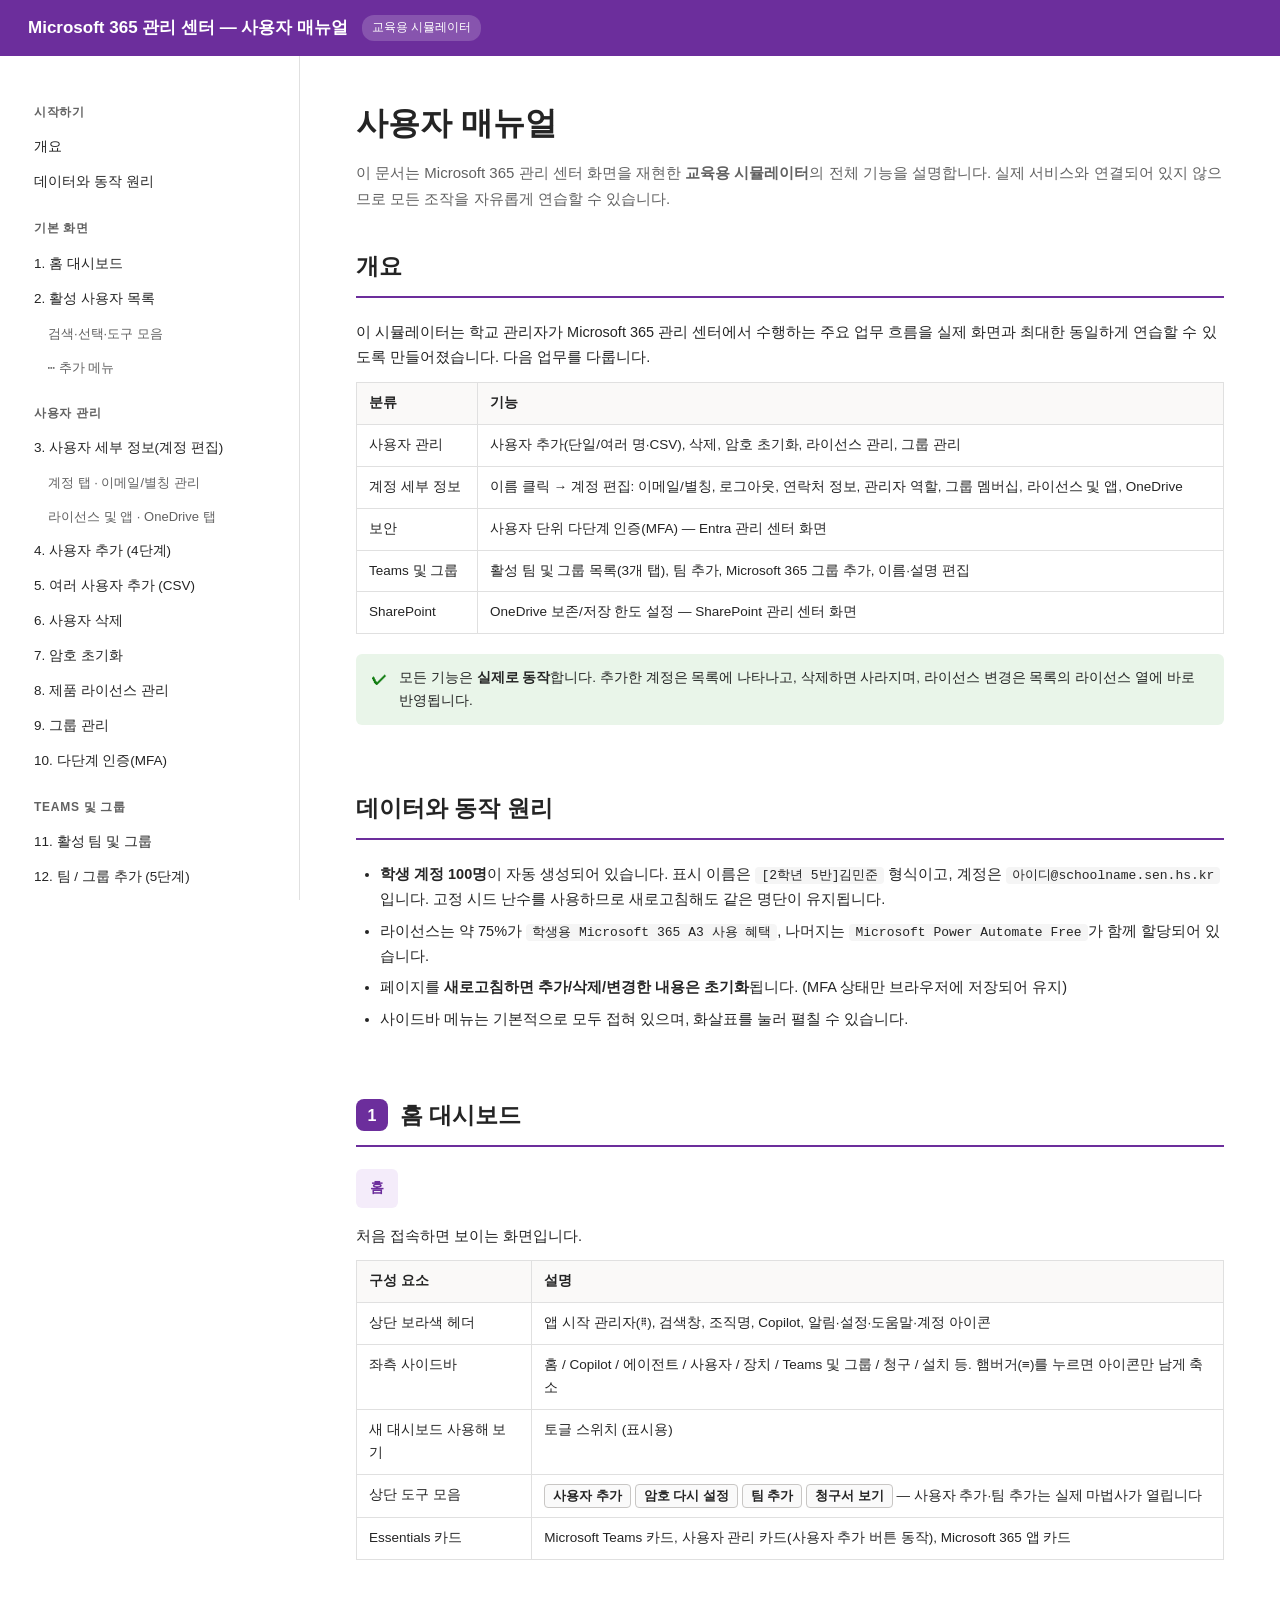
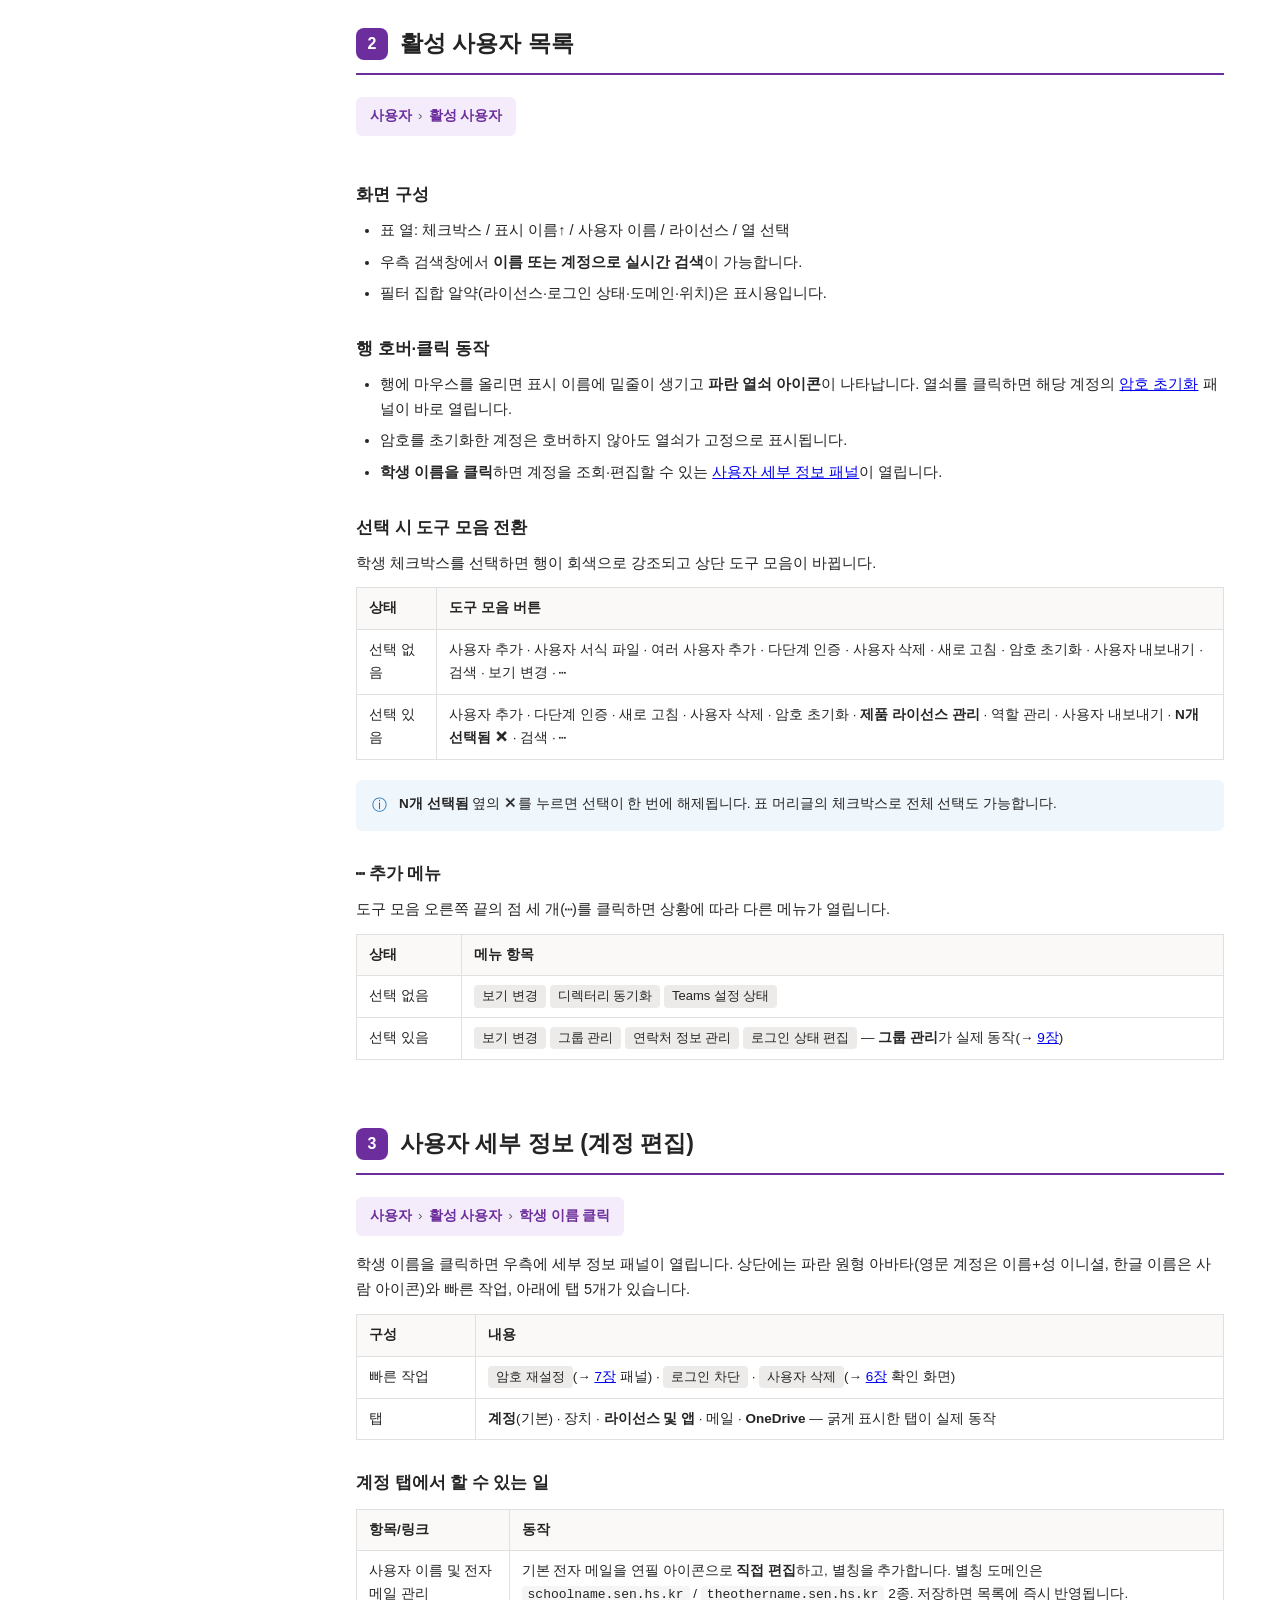
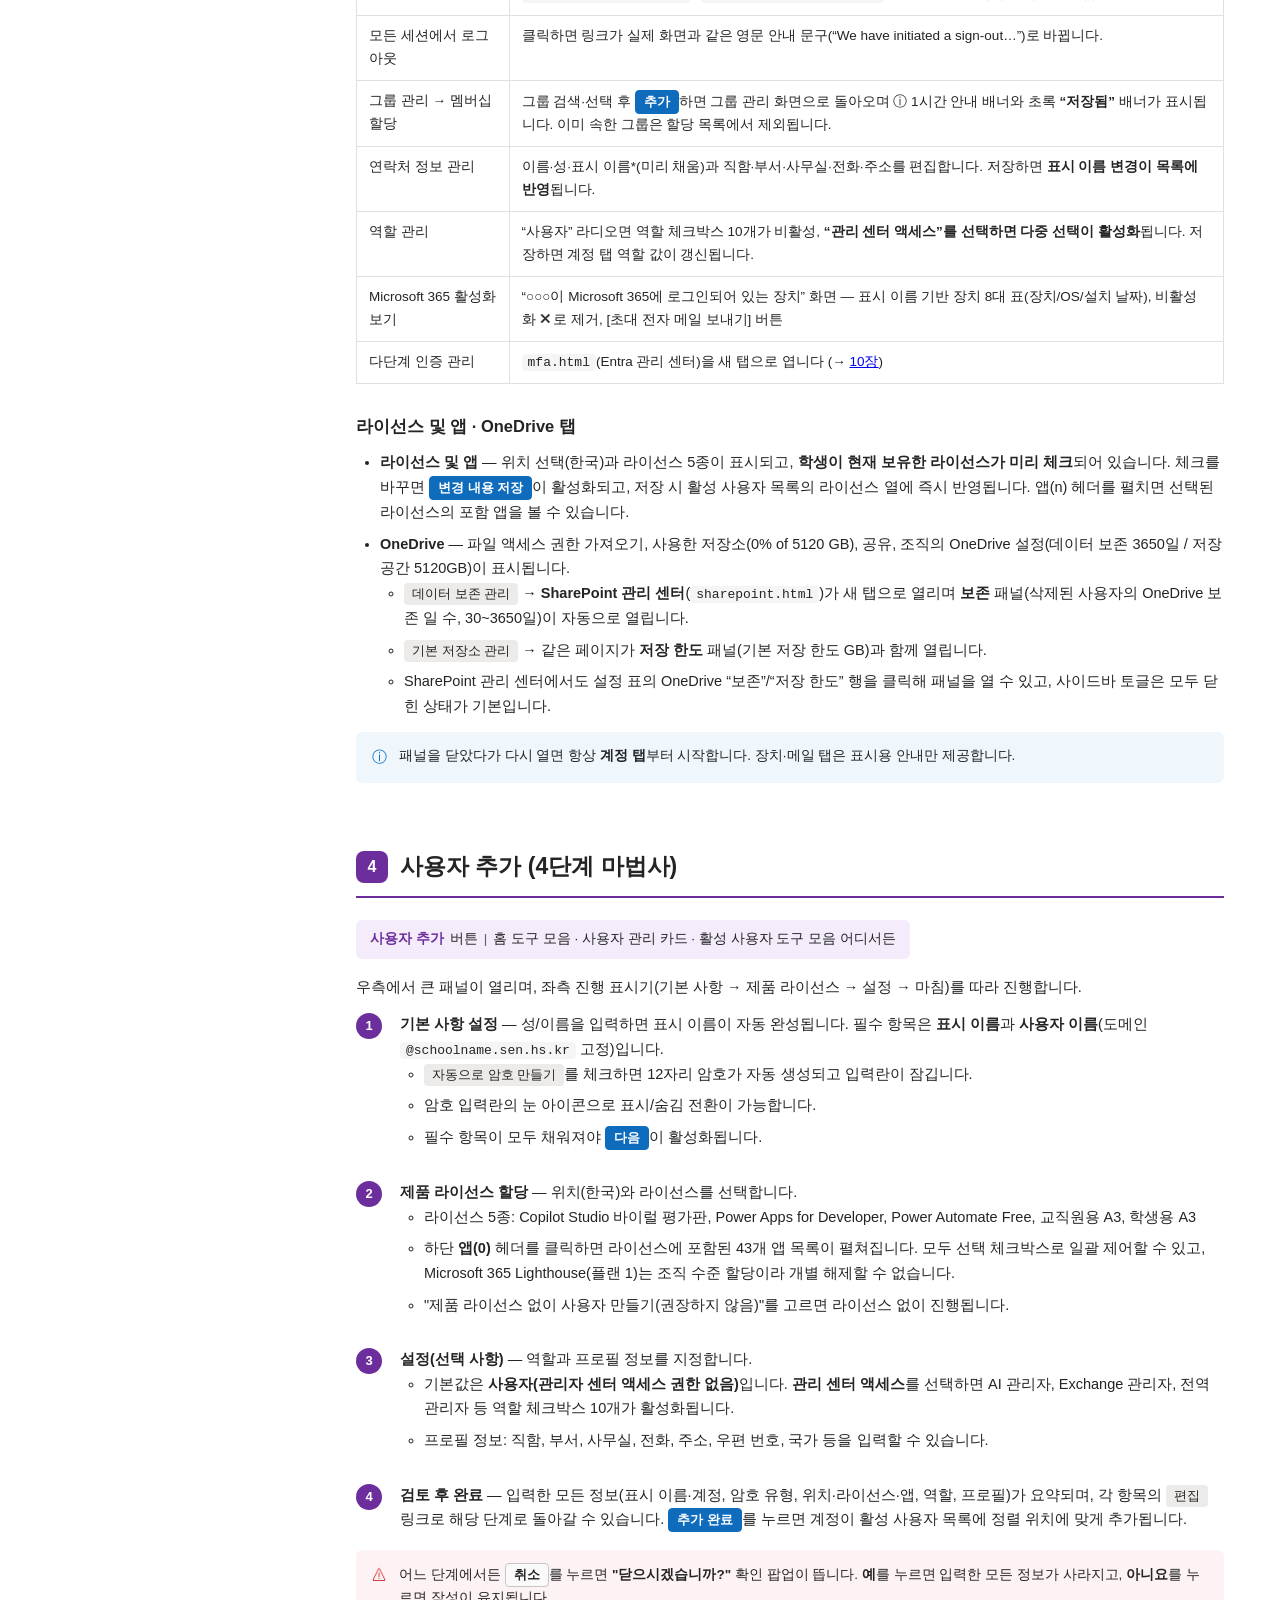
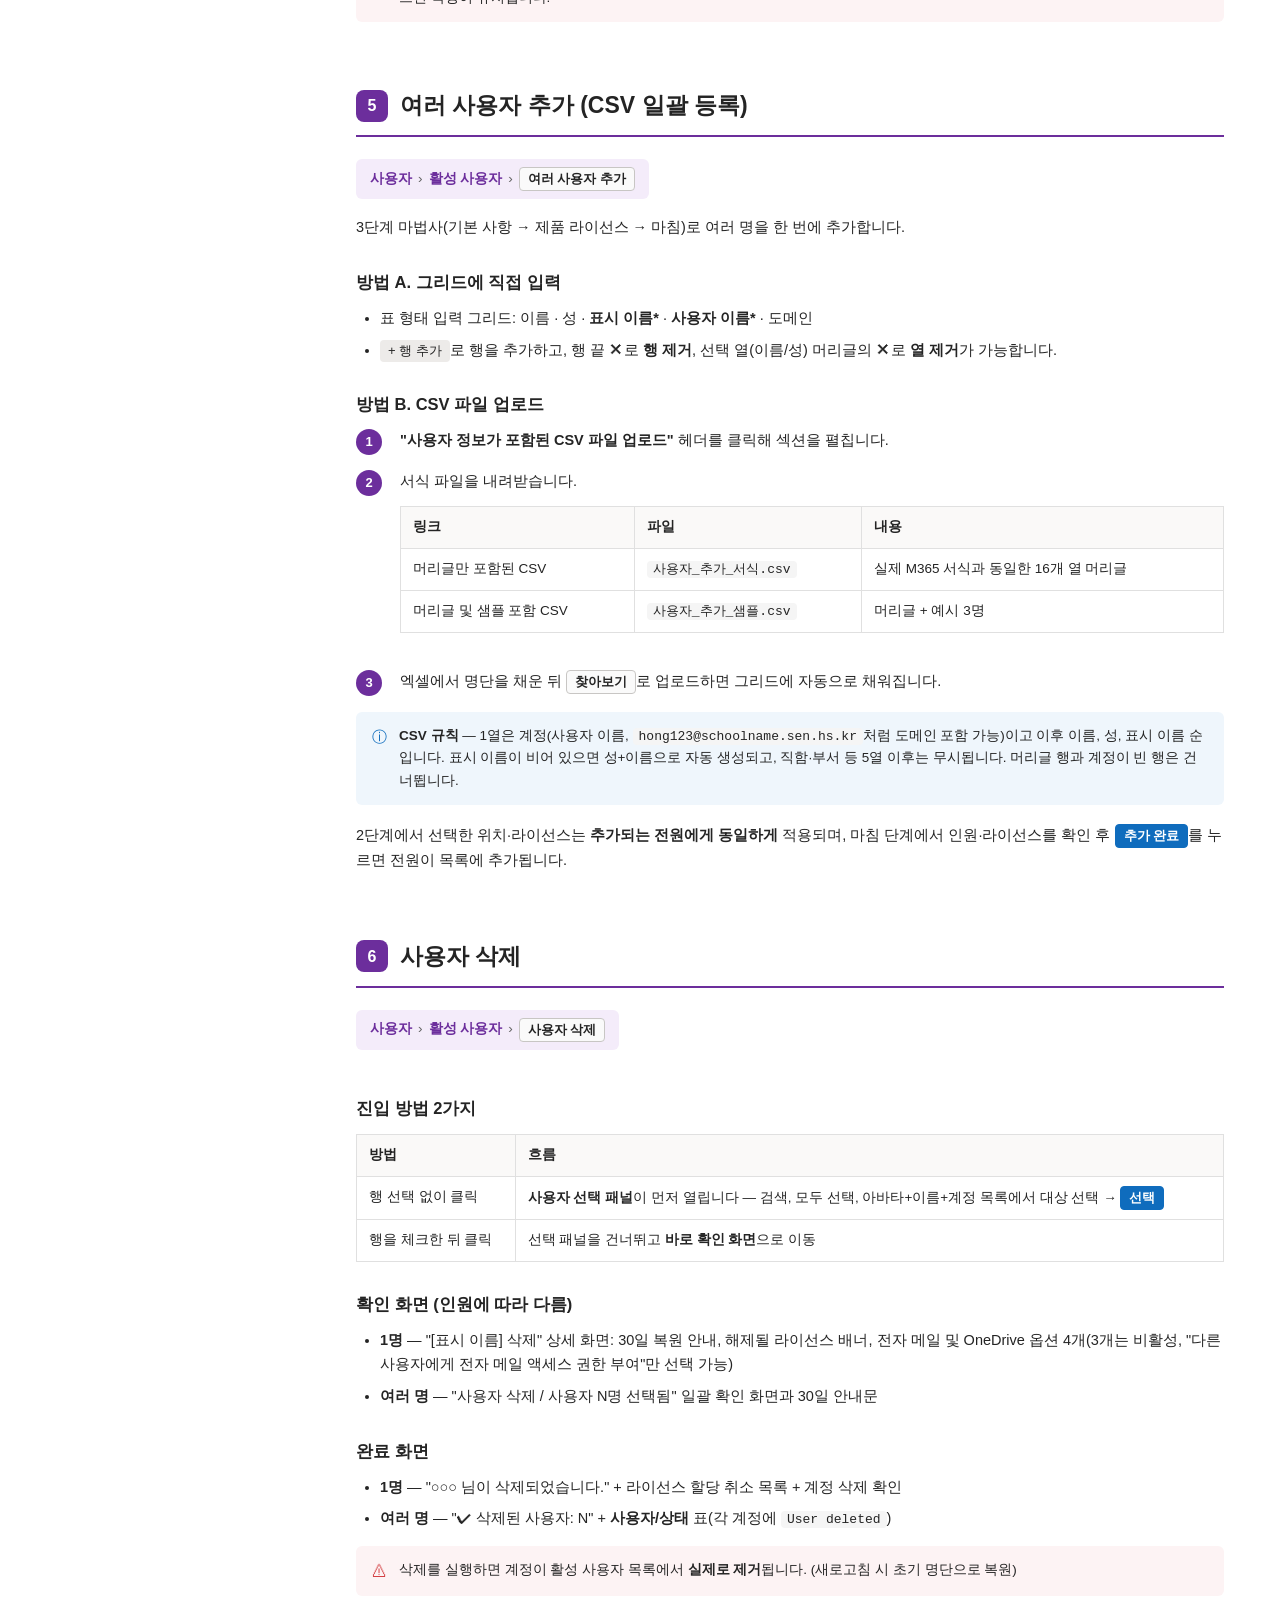
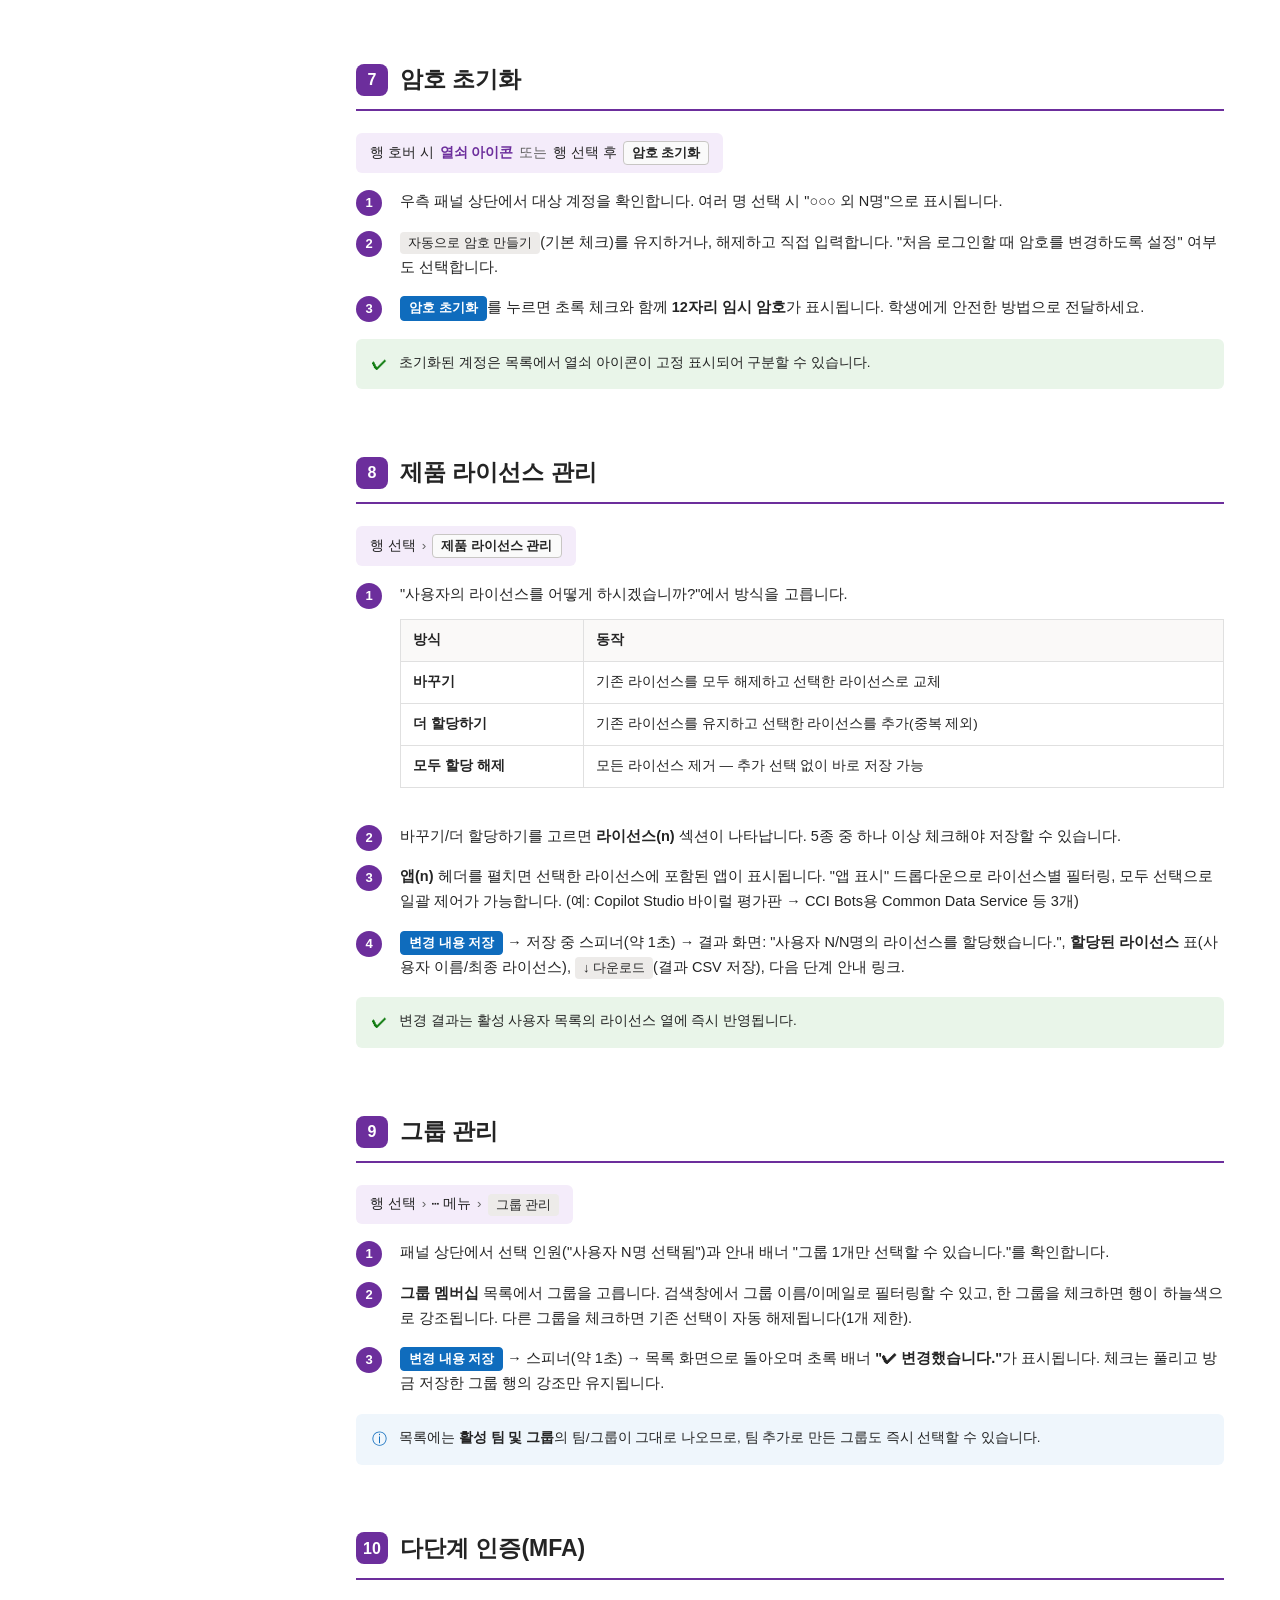
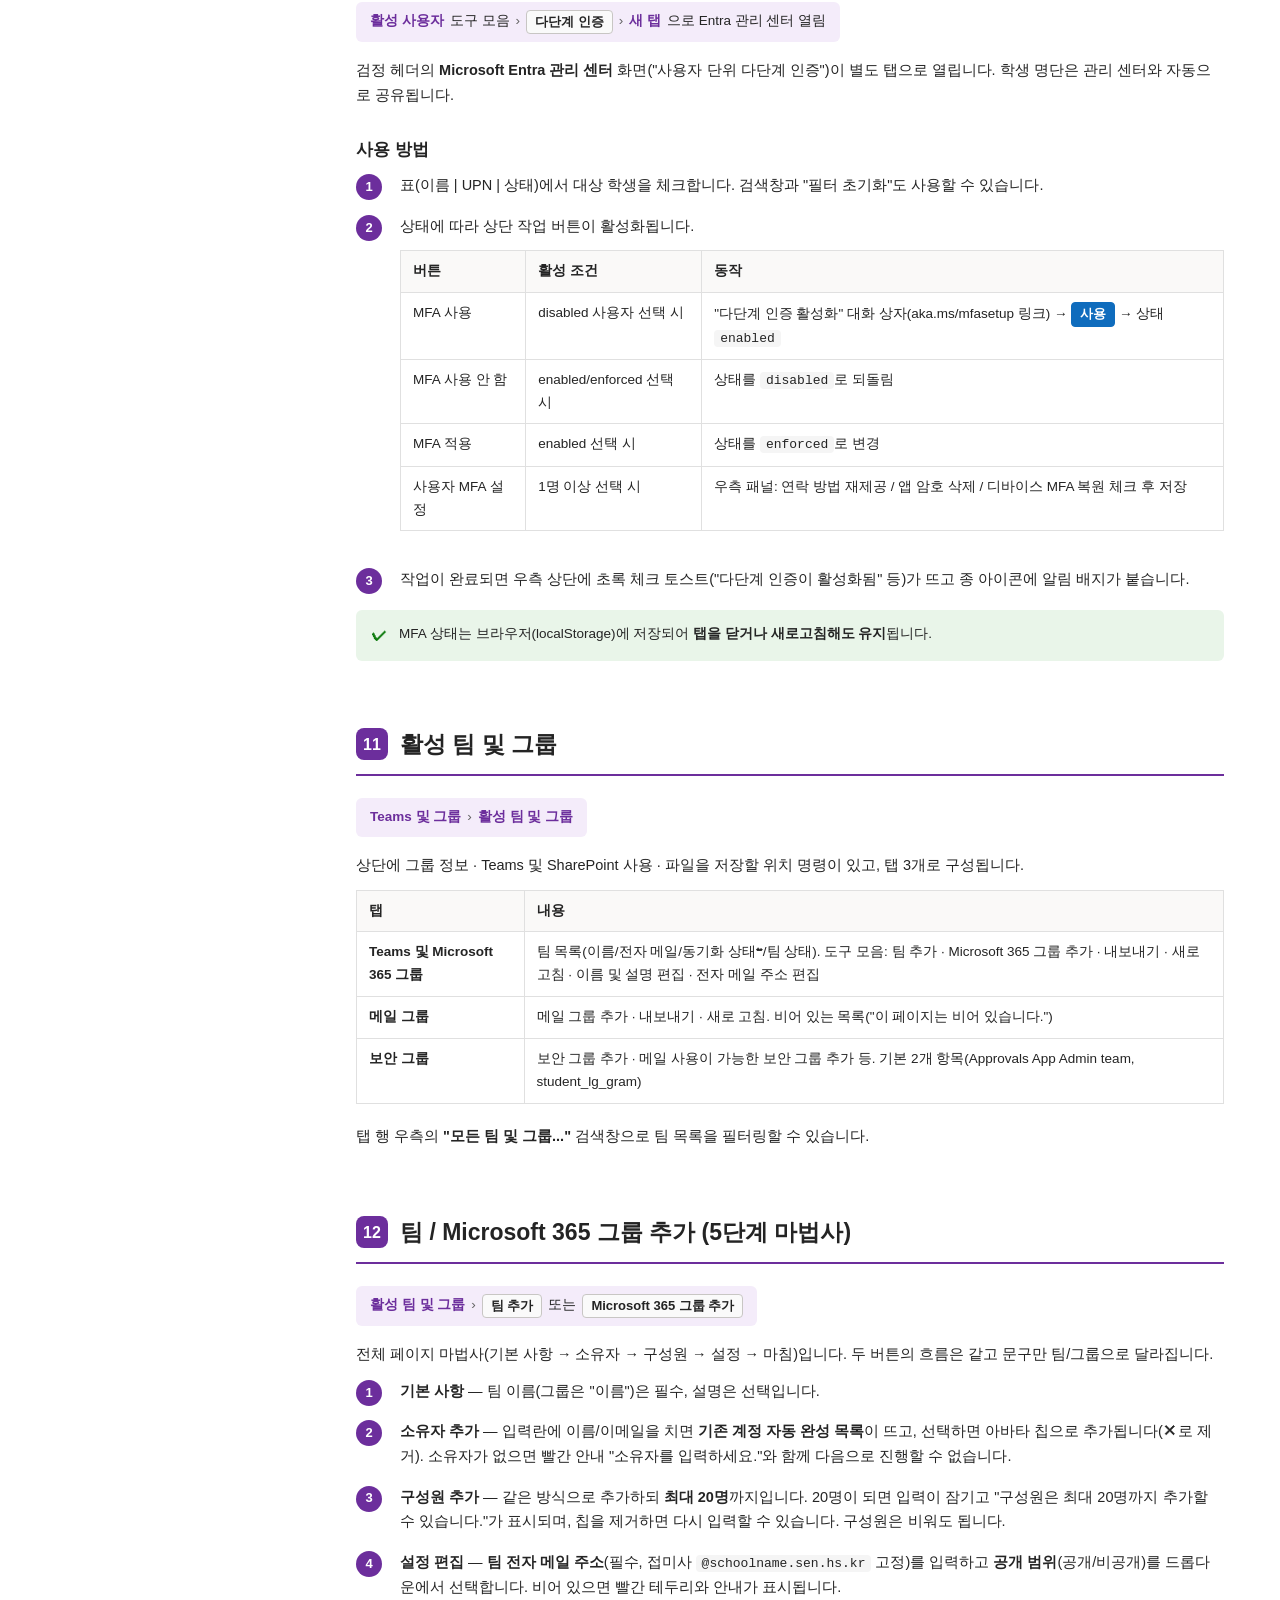
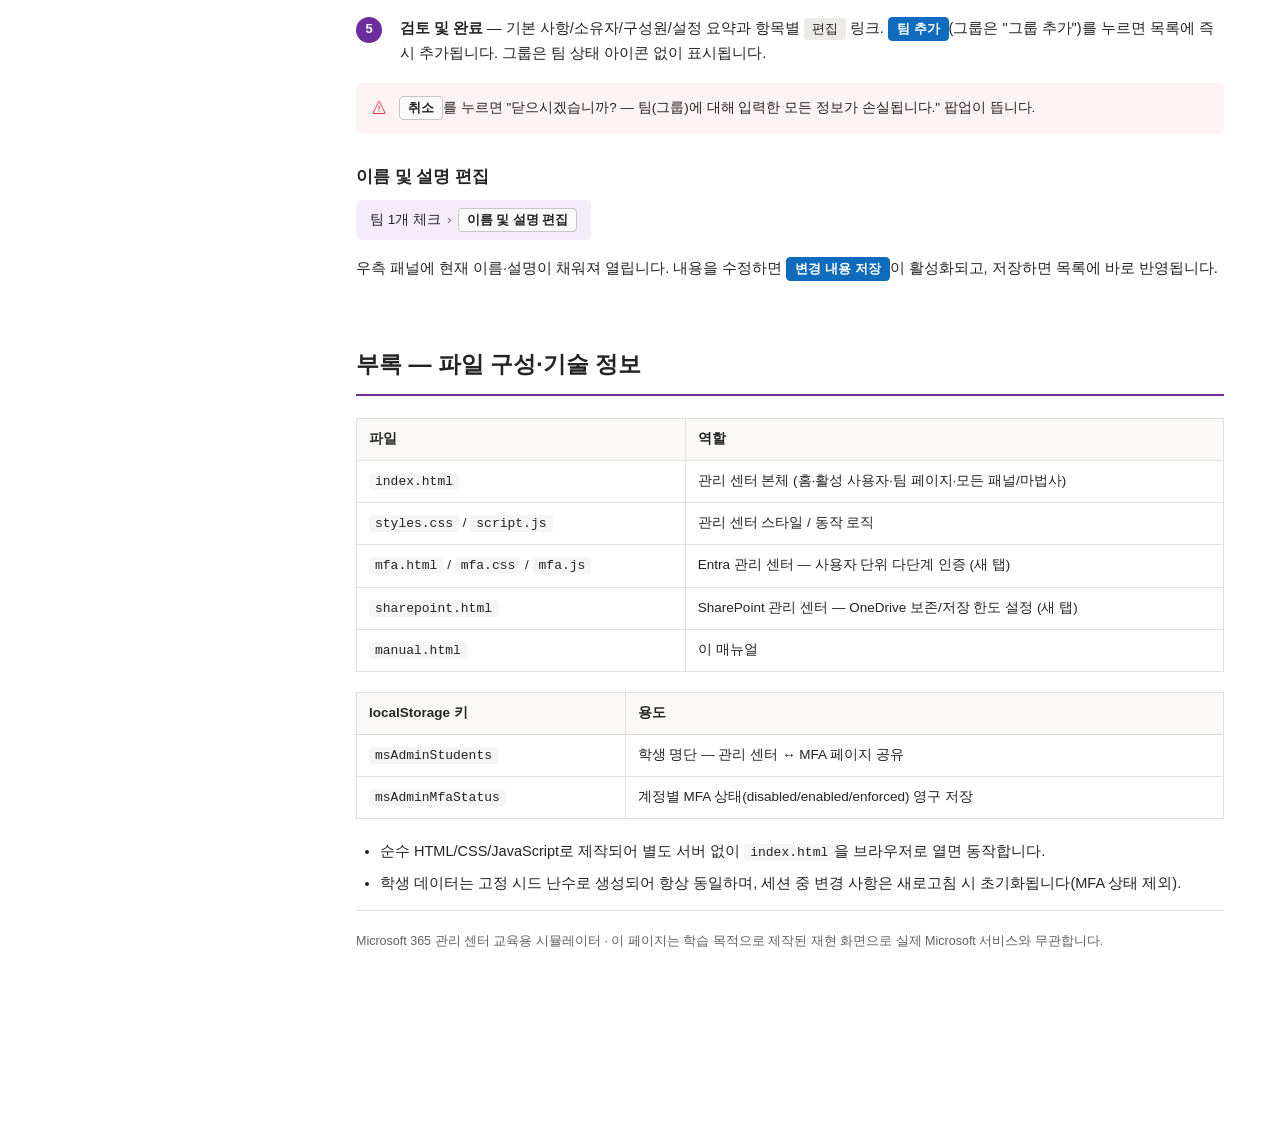
<file: manual.html>
<!DOCTYPE html>
<html lang="ko">
<head>
<meta charset="UTF-8">
<meta name="viewport" content="width=device-width, initial-scale=1.0">
<title>사용자 매뉴얼 - Microsoft 365 관리 센터 (교육용 시뮬레이터)</title>
<style>
* { margin: 0; padding: 0; box-sizing: border-box; }
:root {
  --purple: #6c2e9c;
  --purple-light: #f4ecfa;
  --blue: #0f6cbd;
  --text: #242424;
  --text-sub: #616161;
  --border: #e0e0e0;
  --bg-code: #f5f5f5;
  --green: #107c10;
  --red: #d13438;
}
html { scroll-behavior: smooth; scroll-padding-top: 76px; }
body {
  font-family: "Segoe UI", "Malgun Gothic", "맑은 고딕", -apple-system, sans-serif;
  color: var(--text);
  background: #fff;
  line-height: 1.7;
}

/* 상단 헤더 */
.header {
  position: fixed;
  top: 0; left: 0; right: 0;
  height: 56px;
  background: var(--purple);
  color: #fff;
  display: flex;
  align-items: center;
  padding: 0 28px;
  gap: 14px;
  z-index: 100;
}
.header h1 { font-size: 17px; font-weight: 600; }
.header .badge {
  font-size: 11.5px;
  background: rgba(255,255,255,.18);
  padding: 3px 10px;
  border-radius: 12px;
}

.layout {
  display: flex;
  padding-top: 56px;
  max-width: 1400px;
  margin: 0 auto;
}

/* 좌측 목차 */
.toc {
  width: 300px;
  flex-shrink: 0;
  position: sticky;
  top: 56px;
  height: calc(100vh - 56px);
  overflow-y: auto;
  padding: 28px 12px 40px 24px;
  border-right: 1px solid var(--border);
}
.toc h2 {
  font-size: 12px;
  color: var(--text-sub);
  text-transform: uppercase;
  letter-spacing: .06em;
  margin: 18px 0 8px 10px;
}
.toc a {
  display: block;
  padding: 6px 10px;
  font-size: 13.5px;
  color: var(--text);
  text-decoration: none;
  border-radius: 5px;
}
.toc a:hover { background: #f3f2f1; }
.toc a.depth2 { padding-left: 24px; font-size: 13px; color: var(--text-sub); }

/* 본문 */
.content {
  flex: 1;
  min-width: 0;
  padding: 40px 56px 120px;
  max-width: 980px;
}

h1.doc-title { font-size: 32px; font-weight: 700; margin-bottom: 10px; }
p.doc-sub { font-size: 15px; color: var(--text-sub); margin-bottom: 36px; }

section { margin-bottom: 64px; }

h2.sec {
  font-size: 23px;
  font-weight: 700;
  padding-bottom: 10px;
  border-bottom: 2px solid var(--purple);
  margin-bottom: 22px;
  display: flex;
  align-items: center;
  gap: 12px;
}
h2.sec .num {
  display: inline-flex;
  align-items: center;
  justify-content: center;
  min-width: 32px;
  height: 32px;
  border-radius: 8px;
  background: var(--purple);
  color: #fff;
  font-size: 16px;
}
h3 { font-size: 16.5px; font-weight: 700; margin: 28px 0 10px; }
h4 { font-size: 14.5px; font-weight: 700; margin: 20px 0 8px; }
p { font-size: 14.5px; margin-bottom: 12px; }
ul, ol { margin: 0 0 14px 24px; font-size: 14.5px; }
li { margin-bottom: 7px; }

/* 진입 경로 */
.path {
  display: inline-flex;
  align-items: center;
  flex-wrap: wrap;
  gap: 6px;
  background: var(--purple-light);
  border-radius: 6px;
  padding: 8px 14px;
  font-size: 13.5px;
  margin-bottom: 16px;
}
.path b { color: var(--purple); }
.path .arrow { color: var(--text-sub); }

/* 요소 표기 */
.btn-tag {
  display: inline-block;
  border: 1px solid #c8c6c4;
  border-radius: 4px;
  background: #fafafa;
  padding: 0 8px;
  font-size: 13px;
  font-weight: 600;
  white-space: nowrap;
}
.btn-tag.primary { background: var(--blue); border-color: var(--blue); color: #fff; }
.menu-tag {
  display: inline-block;
  background: #edebe9;
  border-radius: 4px;
  padding: 0 8px;
  font-size: 13px;
  white-space: nowrap;
}
code {
  font-family: Consolas, Menlo, monospace;
  font-size: 13px;
  background: var(--bg-code);
  border-radius: 4px;
  padding: 1px 6px;
}

/* 표 */
table {
  width: 100%;
  border-collapse: collapse;
  font-size: 13.5px;
  margin: 12px 0 20px;
}
th {
  text-align: left;
  background: #faf9f8;
  border: 1px solid var(--border);
  padding: 9px 12px;
  font-weight: 700;
  white-space: nowrap;
}
td {
  border: 1px solid var(--border);
  padding: 9px 12px;
  vertical-align: top;
}

/* 콜아웃 */
.callout {
  display: flex;
  gap: 12px;
  border-radius: 6px;
  padding: 13px 16px;
  font-size: 13.5px;
  margin: 14px 0 18px;
  line-height: 1.65;
}
.callout .ic { flex-shrink: 0; font-size: 15px; }
.callout.tip { background: #e9f5e9; }
.callout.tip .ic { color: var(--green); }
.callout.info { background: #eff6fc; }
.callout.info .ic { color: var(--blue); }
.callout.warn { background: #fdf3f4; }
.callout.warn .ic { color: var(--red); }

/* 단계 목록 */
ol.steps { counter-reset: step; list-style: none; margin-left: 0; }
ol.steps > li {
  counter-increment: step;
  position: relative;
  padding: 0 0 4px 44px;
  margin-bottom: 12px;
}
ol.steps > li::before {
  content: counter(step);
  position: absolute;
  left: 0; top: 1px;
  width: 26px; height: 26px;
  border-radius: 50%;
  background: var(--purple);
  color: #fff;
  font-size: 13px;
  font-weight: 700;
  display: flex;
  align-items: center;
  justify-content: center;
}

footer {
  border-top: 1px solid var(--border);
  padding-top: 20px;
  font-size: 12.5px;
  color: var(--text-sub);
}

@media (max-width: 900px) {
  .toc { display: none; }
  .content { padding: 28px 22px 80px; }
}
</style>
</head>
<body>

<header class="header">
  <h1>Microsoft 365 관리 센터 — 사용자 매뉴얼</h1>
  <span class="badge">교육용 시뮬레이터</span>
</header>

<div class="layout">

<nav class="toc">
  <h2>시작하기</h2>
  <a href="#overview">개요</a>
  <a href="#data">데이터와 동작 원리</a>

  <h2>기본 화면</h2>
  <a href="#home">1. 홈 대시보드</a>
  <a href="#users">2. 활성 사용자 목록</a>
  <a href="#users" class="depth2">검색·선택·도구 모음</a>
  <a href="#users-more" class="depth2">⋯ 추가 메뉴</a>

  <h2>사용자 관리</h2>
  <a href="#user-detail">3. 사용자 세부 정보(계정 편집)</a>
  <a href="#user-detail-account" class="depth2">계정 탭 · 이메일/별칭 관리</a>
  <a href="#user-detail-tabs" class="depth2">라이선스 및 앱 · OneDrive 탭</a>
  <a href="#add-user">4. 사용자 추가 (4단계)</a>
  <a href="#add-multi">5. 여러 사용자 추가 (CSV)</a>
  <a href="#delete-user">6. 사용자 삭제</a>
  <a href="#reset-pw">7. 암호 초기화</a>
  <a href="#license">8. 제품 라이선스 관리</a>
  <a href="#group-manage">9. 그룹 관리</a>
  <a href="#mfa">10. 다단계 인증(MFA)</a>

  <h2>Teams 및 그룹</h2>
  <a href="#teams">11. 활성 팀 및 그룹</a>
  <a href="#add-team">12. 팀 / 그룹 추가 (5단계)</a>
  <a href="#edit-team" class="depth2">이름 및 설명 편집</a>

  <h2>부록</h2>
  <a href="#appendix">파일 구성·기술 정보</a>
</nav>

<main class="content">

<h1 class="doc-title">사용자 매뉴얼</h1>
<p class="doc-sub">
  이 문서는 Microsoft 365 관리 센터 화면을 재현한 <b>교육용 시뮬레이터</b>의 전체 기능을 설명합니다.
  실제 서비스와 연결되어 있지 않으므로 모든 조작을 자유롭게 연습할 수 있습니다.
</p>

<!-- ================= 개요 ================= -->
<section id="overview">
  <h2 class="sec">개요</h2>
  <p>
    이 시뮬레이터는 학교 관리자가 Microsoft 365 관리 센터에서 수행하는 주요 업무 흐름을
    실제 화면과 최대한 동일하게 연습할 수 있도록 만들어졌습니다. 다음 업무를 다룹니다.
  </p>
  <table>
    <tr><th>분류</th><th>기능</th></tr>
    <tr><td>사용자 관리</td><td>사용자 추가(단일/여러 명·CSV), 삭제, 암호 초기화, 라이선스 관리, 그룹 관리</td></tr>
    <tr><td>계정 세부 정보</td><td>이름 클릭 → 계정 편집: 이메일/별칭, 로그아웃, 연락처 정보, 관리자 역할, 그룹 멤버십, 라이선스 및 앱, OneDrive</td></tr>
    <tr><td>보안</td><td>사용자 단위 다단계 인증(MFA) — Entra 관리 센터 화면</td></tr>
    <tr><td>Teams 및 그룹</td><td>활성 팀 및 그룹 목록(3개 탭), 팀 추가, Microsoft 365 그룹 추가, 이름·설명 편집</td></tr>
    <tr><td>SharePoint</td><td>OneDrive 보존/저장 한도 설정 — SharePoint 관리 센터 화면</td></tr>
  </table>
  <div class="callout tip"><span class="ic">✔</span><span>
    모든 기능은 <b>실제로 동작</b>합니다. 추가한 계정은 목록에 나타나고, 삭제하면 사라지며,
    라이선스 변경은 목록의 라이선스 열에 바로 반영됩니다.
  </span></div>
</section>

<!-- ================= 데이터 ================= -->
<section id="data">
  <h2 class="sec">데이터와 동작 원리</h2>
  <ul>
    <li><b>학생 계정 100명</b>이 자동 생성되어 있습니다. 표시 이름은 <code>[2학년 5반]김민준</code> 형식이고,
      계정은 <code>아이디@schoolname.sen.hs.kr</code>입니다. 고정 시드 난수를 사용하므로 새로고침해도 같은 명단이 유지됩니다.</li>
    <li>라이선스는 약 75%가 <code>학생용 Microsoft 365 A3 사용 혜택</code>,
      나머지는 <code>Microsoft Power Automate Free</code>가 함께 할당되어 있습니다.</li>
    <li>페이지를 <b>새로고침하면 추가/삭제/변경한 내용은 초기화</b>됩니다. (MFA 상태만 브라우저에 저장되어 유지)</li>
    <li>사이드바 메뉴는 기본적으로 모두 접혀 있으며, 화살표를 눌러 펼칠 수 있습니다.</li>
  </ul>
</section>

<!-- ================= 1. 홈 ================= -->
<section id="home">
  <h2 class="sec"><span class="num">1</span>홈 대시보드</h2>
  <div class="path"><b>홈</b></div>
  <p>처음 접속하면 보이는 화면입니다.</p>
  <table>
    <tr><th>구성 요소</th><th>설명</th></tr>
    <tr><td>상단 보라색 헤더</td><td>앱 시작 관리자(⠿), 검색창, 조직명, Copilot, 알림·설정·도움말·계정 아이콘</td></tr>
    <tr><td>좌측 사이드바</td><td>홈 / Copilot / 에이전트 / 사용자 / 장치 / Teams 및 그룹 / 청구 / 설치 등. 햄버거(≡)를 누르면 아이콘만 남게 축소</td></tr>
    <tr><td>새 대시보드 사용해 보기</td><td>토글 스위치 (표시용)</td></tr>
    <tr><td>상단 도구 모음</td><td><span class="btn-tag">사용자 추가</span> <span class="btn-tag">암호 다시 설정</span> <span class="btn-tag">팀 추가</span> <span class="btn-tag">청구서 보기</span> — 사용자 추가·팀 추가는 실제 마법사가 열립니다</td></tr>
    <tr><td>Essentials 카드</td><td>Microsoft Teams 카드, 사용자 관리 카드(사용자 추가 버튼 동작), Microsoft 365 앱 카드</td></tr>
  </table>
</section>

<!-- ================= 2. 활성 사용자 ================= -->
<section id="users">
  <h2 class="sec"><span class="num">2</span>활성 사용자 목록</h2>
  <div class="path"><b>사용자</b> <span class="arrow">›</span> <b>활성 사용자</b></div>

  <h3>화면 구성</h3>
  <ul>
    <li>표 열: 체크박스 / 표시 이름↑ / 사용자 이름 / 라이선스 / 열 선택</li>
    <li>우측 검색창에서 <b>이름 또는 계정으로 실시간 검색</b>이 가능합니다.</li>
    <li>필터 집합 알약(라이선스·로그인 상태·도메인·위치)은 표시용입니다.</li>
  </ul>

  <h3>행 호버·클릭 동작</h3>
  <ul>
    <li>행에 마우스를 올리면 표시 이름에 밑줄이 생기고 <b>파란 열쇠 아이콘</b>이 나타납니다. 열쇠를 클릭하면 해당 계정의 <a href="#reset-pw">암호 초기화</a> 패널이 바로 열립니다.</li>
    <li>암호를 초기화한 계정은 호버하지 않아도 열쇠가 고정으로 표시됩니다.</li>
    <li><b>학생 이름을 클릭</b>하면 계정을 조회·편집할 수 있는 <a href="#user-detail">사용자 세부 정보 패널</a>이 열립니다.</li>
  </ul>

  <h3>선택 시 도구 모음 전환</h3>
  <p>학생 체크박스를 선택하면 행이 회색으로 강조되고 상단 도구 모음이 바뀝니다.</p>
  <table>
    <tr><th>상태</th><th>도구 모음 버튼</th></tr>
    <tr><td>선택 없음</td><td>사용자 추가 · 사용자 서식 파일 · 여러 사용자 추가 · 다단계 인증 · 사용자 삭제 · 새로 고침 · 암호 초기화 · 사용자 내보내기 · 검색 · 보기 변경 · ⋯</td></tr>
    <tr><td>선택 있음</td><td>사용자 추가 · 다단계 인증 · 새로 고침 · 사용자 삭제 · 암호 초기화 · <b>제품 라이선스 관리</b> · 역할 관리 · 사용자 내보내기 · <b>N개 선택됨 ✕</b> · 검색 · ⋯</td></tr>
  </table>
  <div class="callout info"><span class="ic">ⓘ</span><span>
    <b>N개 선택됨</b> 옆의 ✕를 누르면 선택이 한 번에 해제됩니다. 표 머리글의 체크박스로 전체 선택도 가능합니다.
  </span></div>

  <h3 id="users-more">⋯ 추가 메뉴</h3>
  <p>도구 모음 오른쪽 끝의 점 세 개(⋯)를 클릭하면 상황에 따라 다른 메뉴가 열립니다.</p>
  <table>
    <tr><th>상태</th><th>메뉴 항목</th></tr>
    <tr><td>선택 없음</td><td><span class="menu-tag">보기 변경</span> <span class="menu-tag">디렉터리 동기화</span> <span class="menu-tag">Teams 설정 상태</span></td></tr>
    <tr><td>선택 있음</td><td><span class="menu-tag">보기 변경</span> <span class="menu-tag">그룹 관리</span> <span class="menu-tag">연락처 정보 관리</span> <span class="menu-tag">로그인 상태 편집</span> — <b>그룹 관리</b>가 실제 동작(→ <a href="#group-manage">9장</a>)</td></tr>
  </table>
</section>

<!-- ================= 3. 사용자 세부 정보 ================= -->
<section id="user-detail">
  <h2 class="sec"><span class="num">3</span>사용자 세부 정보 (계정 편집)</h2>
  <div class="path"><b>사용자</b> <span class="arrow">›</span> <b>활성 사용자</b> <span class="arrow">›</span> <b>학생 이름 클릭</b></div>
  <p>
    학생 이름을 클릭하면 우측에 세부 정보 패널이 열립니다. 상단에는 파란 원형 아바타(영문 계정은
    이름+성 이니셜, 한글 이름은 사람 아이콘)와 빠른 작업, 아래에 탭 5개가 있습니다.
  </p>
  <table>
    <tr><th>구성</th><th>내용</th></tr>
    <tr><td>빠른 작업</td><td><span class="menu-tag">암호 재설정</span>(→ <a href="#reset-pw">7장</a> 패널) · <span class="menu-tag">로그인 차단</span> · <span class="menu-tag">사용자 삭제</span>(→ <a href="#delete-user">6장</a> 확인 화면)</td></tr>
    <tr><td>탭</td><td><b>계정</b>(기본) · 장치 · <b>라이선스 및 앱</b> · 메일 · <b>OneDrive</b> — 굵게 표시한 탭이 실제 동작</td></tr>
  </table>

  <h3 id="user-detail-account">계정 탭에서 할 수 있는 일</h3>
  <table>
    <tr><th>항목/링크</th><th>동작</th></tr>
    <tr><td>사용자 이름 및 전자 메일 관리</td><td>기본 전자 메일을 연필 아이콘으로 <b>직접 편집</b>하고, 별칭을 추가합니다. 별칭 도메인은 <code>schoolname.sen.hs.kr</code> / <code>theothername.sen.hs.kr</code> 2종. 저장하면 목록에 즉시 반영됩니다.</td></tr>
    <tr><td>모든 세션에서 로그아웃</td><td>클릭하면 링크가 실제 화면과 같은 영문 안내 문구(“We have initiated a sign-out…”)로 바뀝니다.</td></tr>
    <tr><td>그룹 관리 → 멤버십 할당</td><td>그룹 검색·선택 후 <span class="btn-tag primary">추가</span>하면 그룹 관리 화면으로 돌아오며 ⓘ 1시간 안내 배너와 초록 <b>“저장됨”</b> 배너가 표시됩니다. 이미 속한 그룹은 할당 목록에서 제외됩니다.</td></tr>
    <tr><td>연락처 정보 관리</td><td>이름·성·표시 이름*(미리 채움)과 직함·부서·사무실·전화·주소를 편집합니다. 저장하면 <b>표시 이름 변경이 목록에 반영</b>됩니다.</td></tr>
    <tr><td>역할 관리</td><td>“사용자” 라디오면 역할 체크박스 10개가 비활성, <b>“관리 센터 액세스”를 선택하면 다중 선택이 활성화</b>됩니다. 저장하면 계정 탭 역할 값이 갱신됩니다.</td></tr>
    <tr><td>Microsoft 365 활성화 보기</td><td>“○○○이 Microsoft 365에 로그인되어 있는 장치” 화면 — 표시 이름 기반 장치 8대 표(장치/OS/설치 날짜), 비활성화 ✕로 제거, [초대 전자 메일 보내기] 버튼</td></tr>
    <tr><td>다단계 인증 관리</td><td><code>mfa.html</code>(Entra 관리 센터)을 새 탭으로 엽니다 (→ <a href="#mfa">10장</a>)</td></tr>
  </table>

  <h3 id="user-detail-tabs">라이선스 및 앱 · OneDrive 탭</h3>
  <ul>
    <li><b>라이선스 및 앱</b> — 위치 선택(한국)과 라이선스 5종이 표시되고, <b>학생이 현재 보유한 라이선스가 미리 체크</b>되어 있습니다.
      체크를 바꾸면 <span class="btn-tag primary">변경 내용 저장</span>이 활성화되고, 저장 시 활성 사용자 목록의 라이선스 열에 즉시 반영됩니다.
      앱(n) 헤더를 펼치면 선택된 라이선스의 포함 앱을 볼 수 있습니다.</li>
    <li><b>OneDrive</b> — 파일 액세스 권한 가져오기, 사용한 저장소(0% of 5120 GB), 공유, 조직의 OneDrive 설정(데이터 보존 3650일 / 저장 공간 5120GB)이 표시됩니다.
      <ul>
        <li><span class="menu-tag">데이터 보존 관리</span> → <b>SharePoint 관리 센터</b>(<code>sharepoint.html</code>)가 새 탭으로 열리며 <b>보존</b> 패널(삭제된 사용자의 OneDrive 보존 일 수, 30~3650일)이 자동으로 열립니다.</li>
        <li><span class="menu-tag">기본 저장소 관리</span> → 같은 페이지가 <b>저장 한도</b> 패널(기본 저장 한도 GB)과 함께 열립니다.</li>
        <li>SharePoint 관리 센터에서도 설정 표의 OneDrive “보존”/“저장 한도” 행을 클릭해 패널을 열 수 있고, 사이드바 토글은 모두 닫힌 상태가 기본입니다.</li>
      </ul>
    </li>
  </ul>
  <div class="callout info"><span class="ic">ⓘ</span><span>
    패널을 닫았다가 다시 열면 항상 <b>계정 탭</b>부터 시작합니다. 장치·메일 탭은 표시용 안내만 제공합니다.
  </span></div>
</section>

<!-- ================= 4. 사용자 추가 ================= -->
<section id="add-user">
  <h2 class="sec"><span class="num">4</span>사용자 추가 (4단계 마법사)</h2>
  <div class="path"><b>사용자 추가</b> 버튼 <span class="arrow">|</span> 홈 도구 모음 · 사용자 관리 카드 · 활성 사용자 도구 모음 어디서든</div>
  <p>우측에서 큰 패널이 열리며, 좌측 진행 표시기(기본 사항 → 제품 라이선스 → 설정 → 마침)를 따라 진행합니다.</p>

  <ol class="steps">
    <li><b>기본 사항 설정</b> — 성/이름을 입력하면 표시 이름이 자동 완성됩니다.
      필수 항목은 <b>표시 이름</b>과 <b>사용자 이름</b>(도메인 <code>@schoolname.sen.hs.kr</code> 고정)입니다.
      <ul>
        <li><span class="menu-tag">자동으로 암호 만들기</span>를 체크하면 12자리 암호가 자동 생성되고 입력란이 잠깁니다.</li>
        <li>암호 입력란의 눈 아이콘으로 표시/숨김 전환이 가능합니다.</li>
        <li>필수 항목이 모두 채워져야 <span class="btn-tag primary">다음</span>이 활성화됩니다.</li>
      </ul>
    </li>
    <li><b>제품 라이선스 할당</b> — 위치(한국)와 라이선스를 선택합니다.
      <ul>
        <li>라이선스 5종: Copilot Studio 바이럴 평가판, Power Apps for Developer, Power Automate Free, 교직원용 A3, 학생용 A3</li>
        <li>하단 <b>앱(0)</b> 헤더를 클릭하면 라이선스에 포함된 43개 앱 목록이 펼쳐집니다. 모두 선택 체크박스로 일괄 제어할 수 있고, Microsoft 365 Lighthouse(플랜 1)는 조직 수준 할당이라 개별 해제할 수 없습니다.</li>
        <li>"제품 라이선스 없이 사용자 만들기(권장하지 않음)"를 고르면 라이선스 없이 진행됩니다.</li>
      </ul>
    </li>
    <li><b>설정(선택 사항)</b> — 역할과 프로필 정보를 지정합니다.
      <ul>
        <li>기본값은 <b>사용자(관리자 센터 액세스 권한 없음)</b>입니다. <b>관리 센터 액세스</b>를 선택하면 AI 관리자, Exchange 관리자, 전역 관리자 등 역할 체크박스 10개가 활성화됩니다.</li>
        <li>프로필 정보: 직함, 부서, 사무실, 전화, 주소, 우편 번호, 국가 등을 입력할 수 있습니다.</li>
      </ul>
    </li>
    <li><b>검토 후 완료</b> — 입력한 모든 정보(표시 이름·계정, 암호 유형, 위치·라이선스·앱, 역할, 프로필)가 요약되며,
      각 항목의 <span class="menu-tag">편집</span> 링크로 해당 단계로 돌아갈 수 있습니다.
      <span class="btn-tag primary">추가 완료</span>를 누르면 계정이 활성 사용자 목록에 정렬 위치에 맞게 추가됩니다.
    </li>
  </ol>

  <div class="callout warn"><span class="ic">⚠</span><span>
    어느 단계에서든 <span class="btn-tag">취소</span>를 누르면 <b>"닫으시겠습니까?"</b> 확인 팝업이 뜹니다.
    <b>예</b>를 누르면 입력한 모든 정보가 사라지고, <b>아니요</b>를 누르면 작성이 유지됩니다.
  </span></div>
</section>

<!-- ================= 4. 여러 사용자 추가 ================= -->
<section id="add-multi">
  <h2 class="sec"><span class="num">5</span>여러 사용자 추가 (CSV 일괄 등록)</h2>
  <div class="path"><b>사용자</b> <span class="arrow">›</span> <b>활성 사용자</b> <span class="arrow">›</span> <span class="btn-tag">여러 사용자 추가</span></div>
  <p>3단계 마법사(기본 사항 → 제품 라이선스 → 마침)로 여러 명을 한 번에 추가합니다.</p>

  <h3>방법 A. 그리드에 직접 입력</h3>
  <ul>
    <li>표 형태 입력 그리드: 이름 · 성 · <b>표시 이름*</b> · <b>사용자 이름*</b> · 도메인</li>
    <li><span class="menu-tag">+ 행 추가</span>로 행을 추가하고, 행 끝 ✕로 <b>행 제거</b>, 선택 열(이름/성) 머리글의 ✕로 <b>열 제거</b>가 가능합니다.</li>
  </ul>

  <h3>방법 B. CSV 파일 업로드</h3>
  <ol class="steps">
    <li><b>"사용자 정보가 포함된 CSV 파일 업로드"</b> 헤더를 클릭해 섹션을 펼칩니다.</li>
    <li>서식 파일을 내려받습니다.
      <table>
        <tr><th>링크</th><th>파일</th><th>내용</th></tr>
        <tr><td>머리글만 포함된 CSV</td><td><code>사용자_추가_서식.csv</code></td><td>실제 M365 서식과 동일한 16개 열 머리글</td></tr>
        <tr><td>머리글 및 샘플 포함 CSV</td><td><code>사용자_추가_샘플.csv</code></td><td>머리글 + 예시 3명</td></tr>
      </table>
    </li>
    <li>엑셀에서 명단을 채운 뒤 <span class="btn-tag">찾아보기</span>로 업로드하면 그리드에 자동으로 채워집니다.</li>
  </ol>
  <div class="callout info"><span class="ic">ⓘ</span><span>
    <b>CSV 규칙</b> — 1열은 계정(사용자 이름, <code>hong123@schoolname.sen.hs.kr</code>처럼 도메인 포함 가능)이고
    이후 이름, 성, 표시 이름 순입니다. 표시 이름이 비어 있으면 성+이름으로 자동 생성되고, 직함·부서 등 5열 이후는 무시됩니다.
    머리글 행과 계정이 빈 행은 건너뜁니다.
  </span></div>
  <p>2단계에서 선택한 위치·라이선스는 <b>추가되는 전원에게 동일하게</b> 적용되며, 마침 단계에서 인원·라이선스를 확인 후
    <span class="btn-tag primary">추가 완료</span>를 누르면 전원이 목록에 추가됩니다.</p>
</section>

<!-- ================= 5. 사용자 삭제 ================= -->
<section id="delete-user">
  <h2 class="sec"><span class="num">6</span>사용자 삭제</h2>
  <div class="path"><b>사용자</b> <span class="arrow">›</span> <b>활성 사용자</b> <span class="arrow">›</span> <span class="btn-tag">사용자 삭제</span></div>

  <h3>진입 방법 2가지</h3>
  <table>
    <tr><th>방법</th><th>흐름</th></tr>
    <tr><td>행 선택 없이 클릭</td><td><b>사용자 선택 패널</b>이 먼저 열립니다 — 검색, 모두 선택, 아바타+이름+계정 목록에서 대상 선택 → <span class="btn-tag primary">선택</span></td></tr>
    <tr><td>행을 체크한 뒤 클릭</td><td>선택 패널을 건너뛰고 <b>바로 확인 화면</b>으로 이동</td></tr>
  </table>

  <h3>확인 화면 (인원에 따라 다름)</h3>
  <ul>
    <li><b>1명</b> — "[표시 이름] 삭제" 상세 화면: 30일 복원 안내, 해제될 라이선스 배너,
      전자 메일 및 OneDrive 옵션 4개(3개는 비활성, "다른 사용자에게 전자 메일 액세스 권한 부여"만 선택 가능)</li>
    <li><b>여러 명</b> — "사용자 삭제 / 사용자 N명 선택됨" 일괄 확인 화면과 30일 안내문</li>
  </ul>

  <h3>완료 화면</h3>
  <ul>
    <li><b>1명</b> — "○○○ 님이 삭제되었습니다." + 라이선스 할당 취소 목록 + 계정 삭제 확인</li>
    <li><b>여러 명</b> — "✔ 삭제된 사용자: N" + <b>사용자/상태</b> 표(각 계정에 <code>User deleted</code>)</li>
  </ul>
  <div class="callout warn"><span class="ic">⚠</span><span>
    삭제를 실행하면 계정이 활성 사용자 목록에서 <b>실제로 제거</b>됩니다. (새로고침 시 초기 명단으로 복원)
  </span></div>
</section>

<!-- ================= 6. 암호 초기화 ================= -->
<section id="reset-pw">
  <h2 class="sec"><span class="num">7</span>암호 초기화</h2>
  <div class="path">행 호버 시 <b>열쇠 아이콘</b> <span class="arrow">또는</span> 행 선택 후 <span class="btn-tag">암호 초기화</span></div>
  <ol class="steps">
    <li>우측 패널 상단에서 대상 계정을 확인합니다. 여러 명 선택 시 "○○○ 외 N명"으로 표시됩니다.</li>
    <li><span class="menu-tag">자동으로 암호 만들기</span>(기본 체크)를 유지하거나, 해제하고 직접 입력합니다.
      "처음 로그인할 때 암호를 변경하도록 설정" 여부도 선택합니다.</li>
    <li><span class="btn-tag primary">암호 초기화</span>를 누르면 초록 체크와 함께 <b>12자리 임시 암호</b>가 표시됩니다.
      학생에게 안전한 방법으로 전달하세요.</li>
  </ol>
  <div class="callout tip"><span class="ic">✔</span><span>
    초기화된 계정은 목록에서 열쇠 아이콘이 고정 표시되어 구분할 수 있습니다.
  </span></div>
</section>

<!-- ================= 7. 라이선스 관리 ================= -->
<section id="license">
  <h2 class="sec"><span class="num">8</span>제품 라이선스 관리</h2>
  <div class="path">행 선택 <span class="arrow">›</span> <span class="btn-tag">제품 라이선스 관리</span></div>
  <ol class="steps">
    <li>"사용자의 라이선스를 어떻게 하시겠습니까?"에서 방식을 고릅니다.
      <table>
        <tr><th>방식</th><th>동작</th></tr>
        <tr><td><b>바꾸기</b></td><td>기존 라이선스를 모두 해제하고 선택한 라이선스로 교체</td></tr>
        <tr><td><b>더 할당하기</b></td><td>기존 라이선스를 유지하고 선택한 라이선스를 추가(중복 제외)</td></tr>
        <tr><td><b>모두 할당 해제</b></td><td>모든 라이선스 제거 — 추가 선택 없이 바로 저장 가능</td></tr>
      </table>
    </li>
    <li>바꾸기/더 할당하기를 고르면 <b>라이선스(n)</b> 섹션이 나타납니다. 5종 중 하나 이상 체크해야 저장할 수 있습니다.</li>
    <li><b>앱(n)</b> 헤더를 펼치면 선택한 라이선스에 포함된 앱이 표시됩니다.
      "앱 표시" 드롭다운으로 라이선스별 필터링, 모두 선택으로 일괄 제어가 가능합니다.
      (예: Copilot Studio 바이럴 평가판 → CCI Bots용 Common Data Service 등 3개)</li>
    <li><span class="btn-tag primary">변경 내용 저장</span> → 저장 중 스피너(약 1초) → 결과 화면:
      "사용자 N/N명의 라이선스를 할당했습니다.", <b>할당된 라이선스</b> 표(사용자 이름/최종 라이선스),
      <span class="menu-tag">↓ 다운로드</span>(결과 CSV 저장), 다음 단계 안내 링크.</li>
  </ol>
  <div class="callout tip"><span class="ic">✔</span><span>
    변경 결과는 활성 사용자 목록의 라이선스 열에 즉시 반영됩니다.
  </span></div>
</section>

<!-- ================= 8. 그룹 관리 ================= -->
<section id="group-manage">
  <h2 class="sec"><span class="num">9</span>그룹 관리</h2>
  <div class="path">행 선택 <span class="arrow">›</span> ⋯ 메뉴 <span class="arrow">›</span> <span class="menu-tag">그룹 관리</span></div>
  <ol class="steps">
    <li>패널 상단에서 선택 인원("사용자 N명 선택됨")과 안내 배너 "그룹 1개만 선택할 수 있습니다."를 확인합니다.</li>
    <li><b>그룹 멤버십</b> 목록에서 그룹을 고릅니다. 검색창에서 그룹 이름/이메일로 필터링할 수 있고,
      한 그룹을 체크하면 행이 하늘색으로 강조됩니다. 다른 그룹을 체크하면 기존 선택이 자동 해제됩니다(1개 제한).</li>
    <li><span class="btn-tag primary">변경 내용 저장</span> → 스피너(약 1초) → 목록 화면으로 돌아오며
      초록 배너 <b>"✔ 변경했습니다."</b>가 표시됩니다. 체크는 풀리고 방금 저장한 그룹 행의 강조만 유지됩니다.</li>
  </ol>
  <div class="callout info"><span class="ic">ⓘ</span><span>
    목록에는 <b>활성 팀 및 그룹</b>의 팀/그룹이 그대로 나오므로, 팀 추가로 만든 그룹도 즉시 선택할 수 있습니다.
  </span></div>
</section>

<!-- ================= 9. MFA ================= -->
<section id="mfa">
  <h2 class="sec"><span class="num">10</span>다단계 인증(MFA)</h2>
  <div class="path"><b>활성 사용자</b> 도구 모음 <span class="arrow">›</span> <span class="btn-tag">다단계 인증</span> <span class="arrow">›</span> <b>새 탭</b>으로 Entra 관리 센터 열림</div>
  <p>
    검정 헤더의 <b>Microsoft Entra 관리 센터</b> 화면("사용자 단위 다단계 인증")이 별도 탭으로 열립니다.
    학생 명단은 관리 센터와 자동으로 공유됩니다.
  </p>

  <h3>사용 방법</h3>
  <ol class="steps">
    <li>표(이름 | UPN | 상태)에서 대상 학생을 체크합니다. 검색창과 "필터 초기화"도 사용할 수 있습니다.</li>
    <li>상태에 따라 상단 작업 버튼이 활성화됩니다.
      <table>
        <tr><th>버튼</th><th>활성 조건</th><th>동작</th></tr>
        <tr><td>MFA 사용</td><td>disabled 사용자 선택 시</td><td>"다단계 인증 활성화" 대화 상자(aka.ms/mfasetup 링크) → <span class="btn-tag primary">사용</span> → 상태 <code>enabled</code></td></tr>
        <tr><td>MFA 사용 안 함</td><td>enabled/enforced 선택 시</td><td>상태를 <code>disabled</code>로 되돌림</td></tr>
        <tr><td>MFA 적용</td><td>enabled 선택 시</td><td>상태를 <code>enforced</code>로 변경</td></tr>
        <tr><td>사용자 MFA 설정</td><td>1명 이상 선택 시</td><td>우측 패널: 연락 방법 재제공 / 앱 암호 삭제 / 디바이스 MFA 복원 체크 후 저장</td></tr>
      </table>
    </li>
    <li>작업이 완료되면 우측 상단에 초록 체크 토스트("다단계 인증이 활성화됨" 등)가 뜨고 종 아이콘에 알림 배지가 붙습니다.</li>
  </ol>
  <div class="callout tip"><span class="ic">✔</span><span>
    MFA 상태는 브라우저(localStorage)에 저장되어 <b>탭을 닫거나 새로고침해도 유지</b>됩니다.
  </span></div>
</section>

<!-- ================= 10. 활성 팀 및 그룹 ================= -->
<section id="teams">
  <h2 class="sec"><span class="num">11</span>활성 팀 및 그룹</h2>
  <div class="path"><b>Teams 및 그룹</b> <span class="arrow">›</span> <b>활성 팀 및 그룹</b></div>
  <p>상단에 그룹 정보 · Teams 및 SharePoint 사용 · 파일을 저장할 위치 명령이 있고, 탭 3개로 구성됩니다.</p>
  <table>
    <tr><th>탭</th><th>내용</th></tr>
    <tr><td><b>Teams 및 Microsoft 365 그룹</b></td><td>팀 목록(이름/전자 메일/동기화 상태☁/팀 상태). 도구 모음: 팀 추가 · Microsoft 365 그룹 추가 · 내보내기 · 새로 고침 · 이름 및 설명 편집 · 전자 메일 주소 편집</td></tr>
    <tr><td><b>메일 그룹</b></td><td>메일 그룹 추가 · 내보내기 · 새로 고침. 비어 있는 목록("이 페이지는 비어 있습니다.")</td></tr>
    <tr><td><b>보안 그룹</b></td><td>보안 그룹 추가 · 메일 사용이 가능한 보안 그룹 추가 등. 기본 2개 항목(Approvals App Admin team, student_lg_gram)</td></tr>
  </table>
  <p>탭 행 우측의 <b>"모든 팀 및 그룹..."</b> 검색창으로 팀 목록을 필터링할 수 있습니다.</p>
</section>

<!-- ================= 11. 팀 추가 ================= -->
<section id="add-team">
  <h2 class="sec"><span class="num">12</span>팀 / Microsoft 365 그룹 추가 (5단계 마법사)</h2>
  <div class="path"><b>활성 팀 및 그룹</b> <span class="arrow">›</span> <span class="btn-tag">팀 추가</span> 또는 <span class="btn-tag">Microsoft 365 그룹 추가</span></div>
  <p>전체 페이지 마법사(기본 사항 → 소유자 → 구성원 → 설정 → 마침)입니다. 두 버튼의 흐름은 같고 문구만 팀/그룹으로 달라집니다.</p>

  <ol class="steps">
    <li><b>기본 사항</b> — 팀 이름(그룹은 "이름")은 필수, 설명은 선택입니다.</li>
    <li><b>소유자 추가</b> — 입력란에 이름/이메일을 치면 <b>기존 계정 자동 완성 목록</b>이 뜨고,
      선택하면 아바타 칩으로 추가됩니다(✕로 제거). 소유자가 없으면 빨간 안내 "소유자를 입력하세요."와 함께 다음으로 진행할 수 없습니다.</li>
    <li><b>구성원 추가</b> — 같은 방식으로 추가하되 <b>최대 20명</b>까지입니다. 20명이 되면 입력이 잠기고
      "구성원은 최대 20명까지 추가할 수 있습니다."가 표시되며, 칩을 제거하면 다시 입력할 수 있습니다. 구성원은 비워도 됩니다.</li>
    <li><b>설정 편집</b> — <b>팀 전자 메일 주소</b>(필수, 접미사 <code>@schoolname.sen.hs.kr</code> 고정)를 입력하고
      <b>공개 범위</b>(공개/비공개)를 드롭다운에서 선택합니다. 비어 있으면 빨간 테두리와 안내가 표시됩니다.</li>
    <li><b>검토 및 완료</b> — 기본 사항/소유자/구성원/설정 요약과 항목별 <span class="menu-tag">편집</span> 링크.
      <span class="btn-tag primary">팀 추가</span>(그룹은 "그룹 추가")를 누르면 목록에 즉시 추가됩니다.
      그룹은 팀 상태 아이콘 없이 표시됩니다.</li>
  </ol>
  <div class="callout warn"><span class="ic">⚠</span><span>
    <span class="btn-tag">취소</span>를 누르면 "닫으시겠습니까? — 팀(그룹)에 대해 입력한 모든 정보가 손실됩니다." 팝업이 뜹니다.
  </span></div>

  <h3 id="edit-team">이름 및 설명 편집</h3>
  <div class="path">팀 1개 체크 <span class="arrow">›</span> <span class="btn-tag">이름 및 설명 편집</span></div>
  <p>우측 패널에 현재 이름·설명이 채워져 열립니다. 내용을 수정하면 <span class="btn-tag primary">변경 내용 저장</span>이
    활성화되고, 저장하면 목록에 바로 반영됩니다.</p>
</section>

<!-- ================= 부록 ================= -->
<section id="appendix">
  <h2 class="sec">부록 — 파일 구성·기술 정보</h2>
  <table>
    <tr><th>파일</th><th>역할</th></tr>
    <tr><td><code>index.html</code></td><td>관리 센터 본체 (홈·활성 사용자·팀 페이지·모든 패널/마법사)</td></tr>
    <tr><td><code>styles.css</code> / <code>script.js</code></td><td>관리 센터 스타일 / 동작 로직</td></tr>
    <tr><td><code>mfa.html</code> / <code>mfa.css</code> / <code>mfa.js</code></td><td>Entra 관리 센터 — 사용자 단위 다단계 인증 (새 탭)</td></tr>
    <tr><td><code>sharepoint.html</code></td><td>SharePoint 관리 센터 — OneDrive 보존/저장 한도 설정 (새 탭)</td></tr>
    <tr><td><code>manual.html</code></td><td>이 매뉴얼</td></tr>
  </table>
  <table>
    <tr><th>localStorage 키</th><th>용도</th></tr>
    <tr><td><code>msAdminStudents</code></td><td>학생 명단 — 관리 센터 ↔ MFA 페이지 공유</td></tr>
    <tr><td><code>msAdminMfaStatus</code></td><td>계정별 MFA 상태(disabled/enabled/enforced) 영구 저장</td></tr>
  </table>
  <ul>
    <li>순수 HTML/CSS/JavaScript로 제작되어 별도 서버 없이 <code>index.html</code>을 브라우저로 열면 동작합니다.</li>
    <li>학생 데이터는 고정 시드 난수로 생성되어 항상 동일하며, 세션 중 변경 사항은 새로고침 시 초기화됩니다(MFA 상태 제외).</li>
  </ul>
  <footer>Microsoft 365 관리 센터 교육용 시뮬레이터 · 이 페이지는 학습 목적으로 제작된 재현 화면으로 실제 Microsoft 서비스와 무관합니다.</footer>
</section>

</main>
</div>

</body>
</html>
</file>
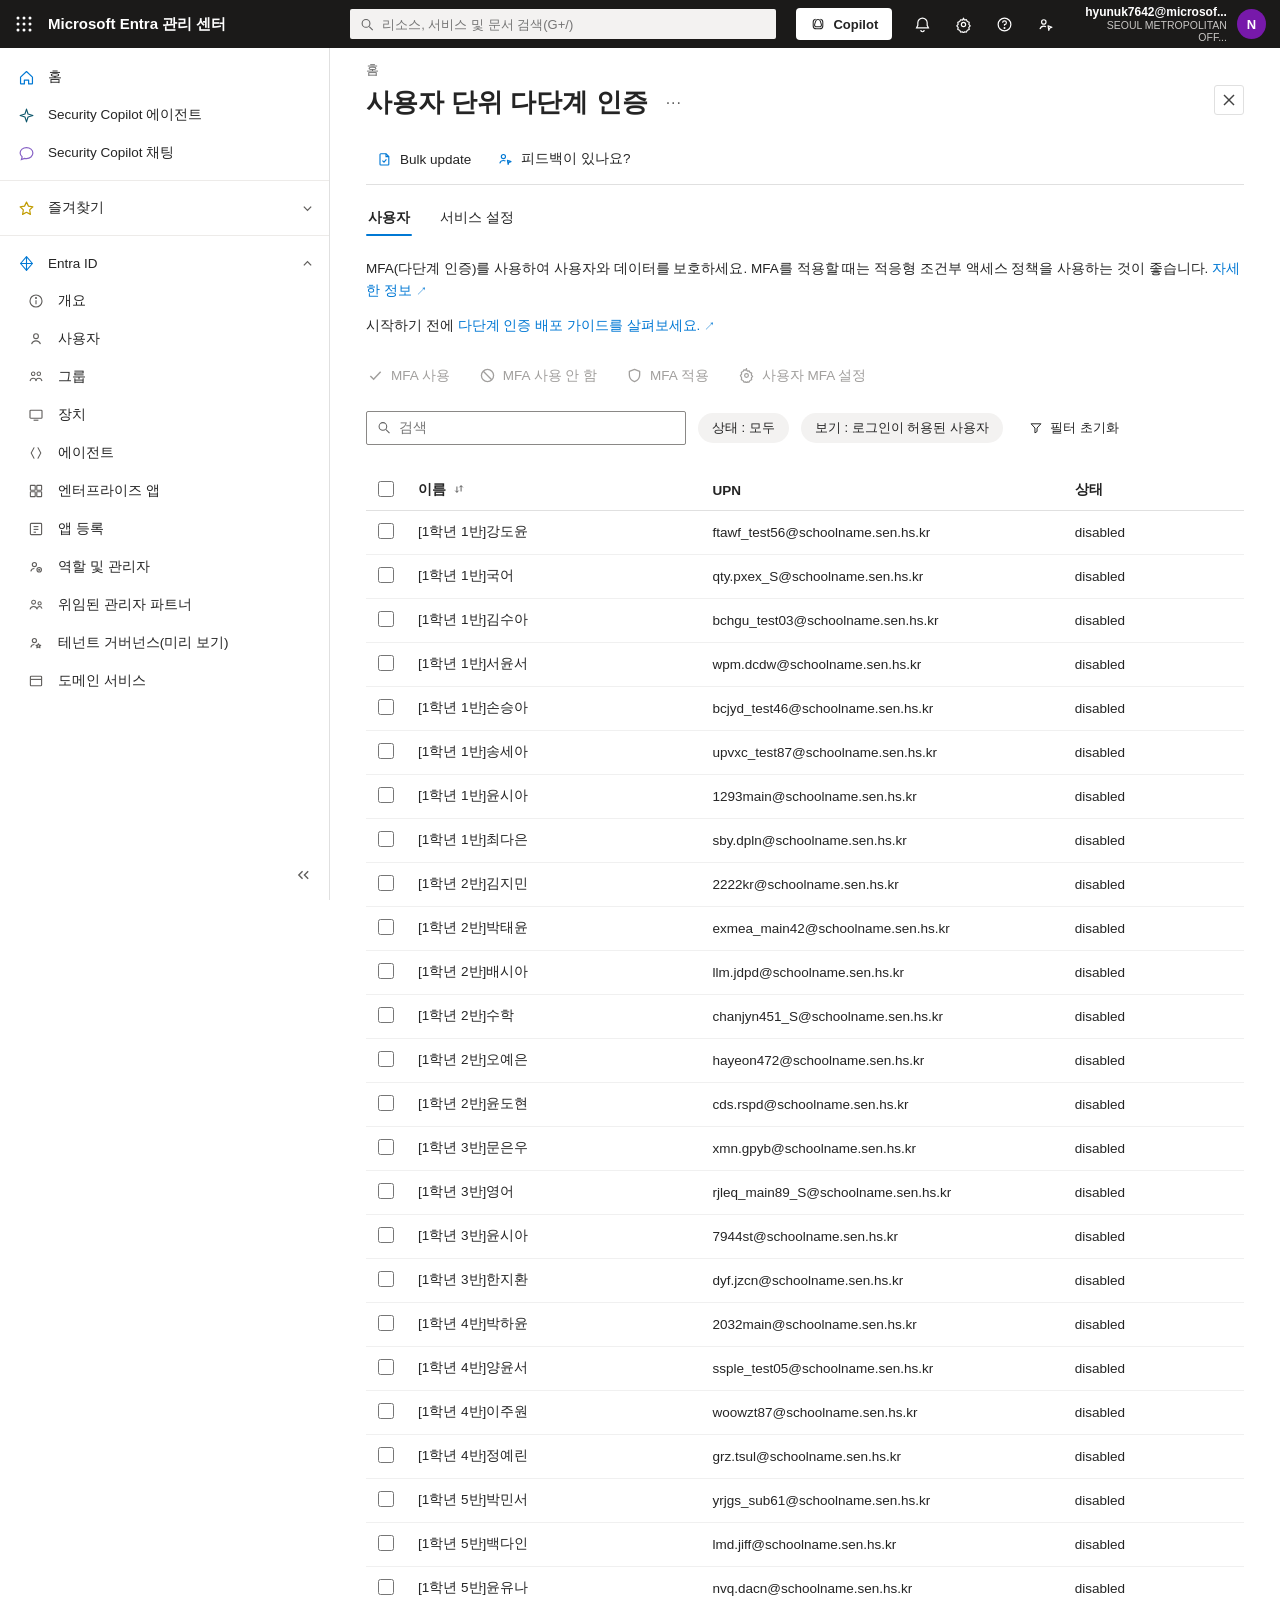
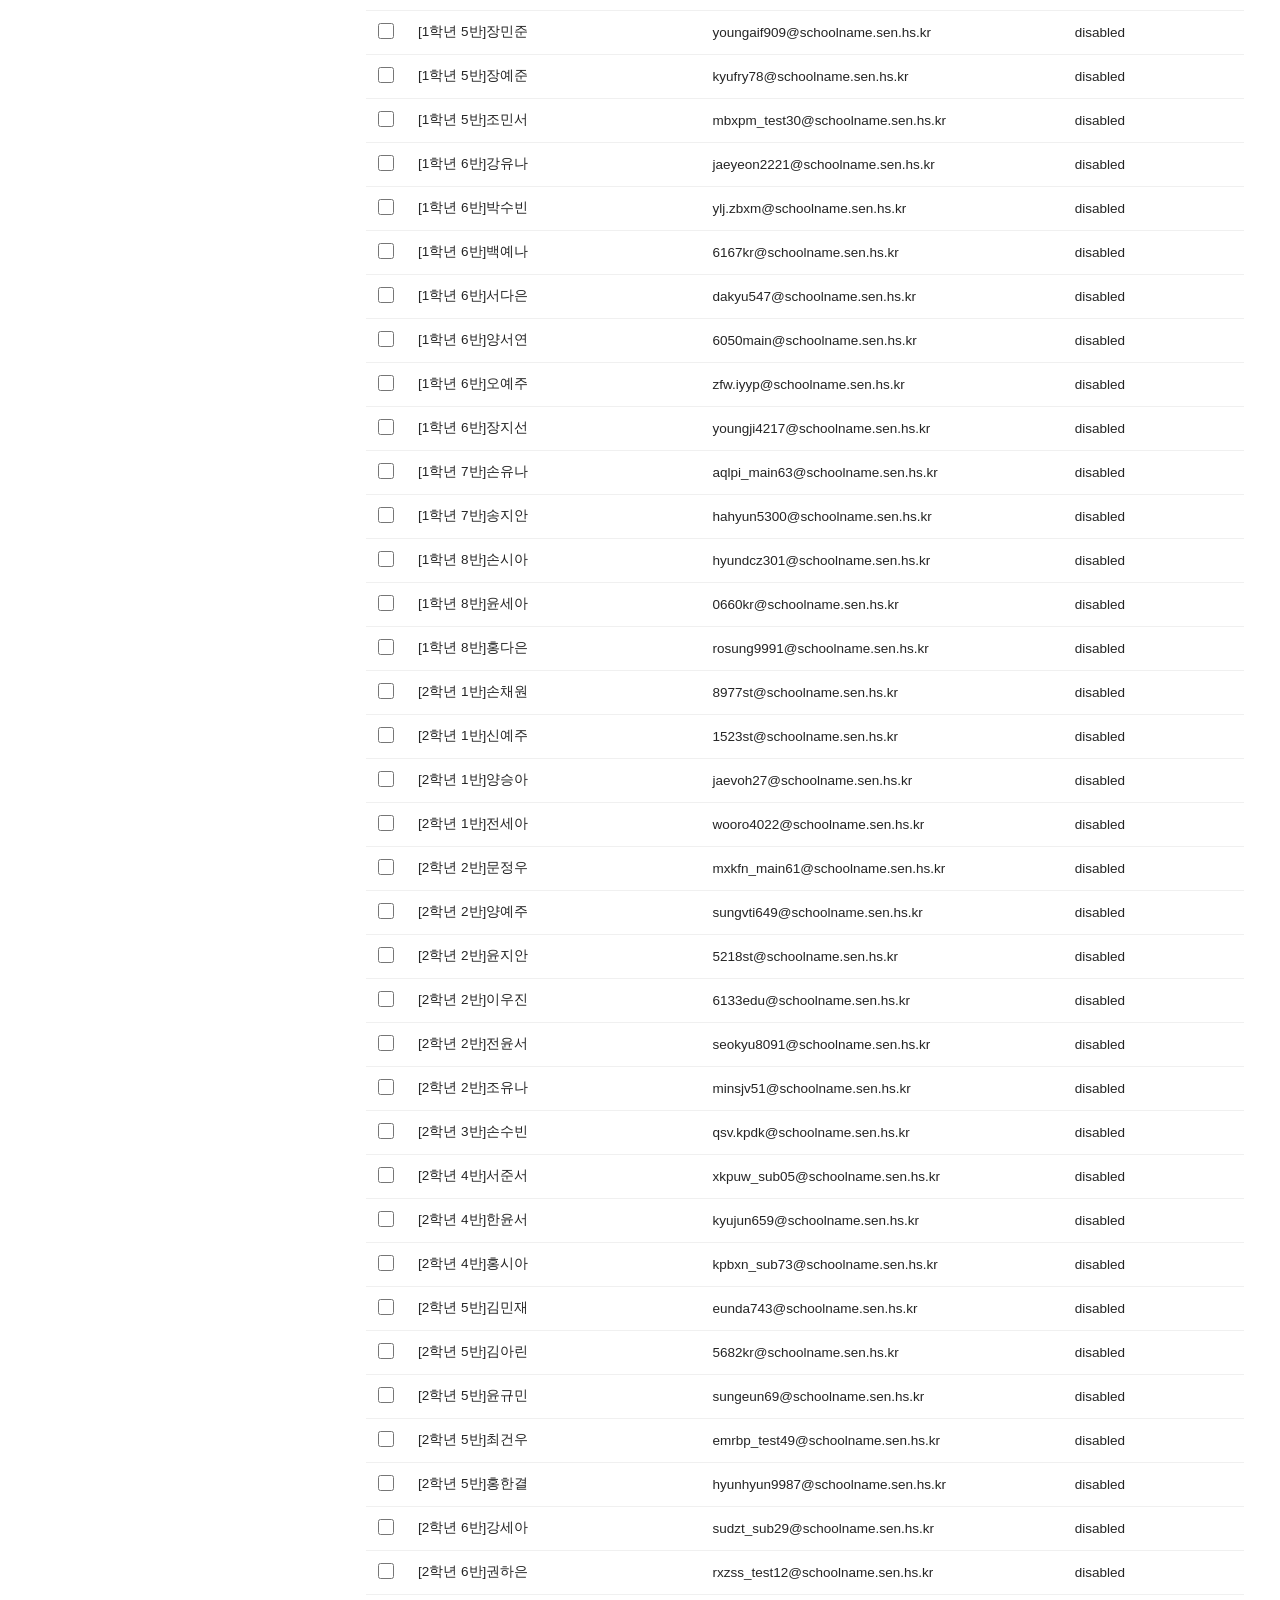
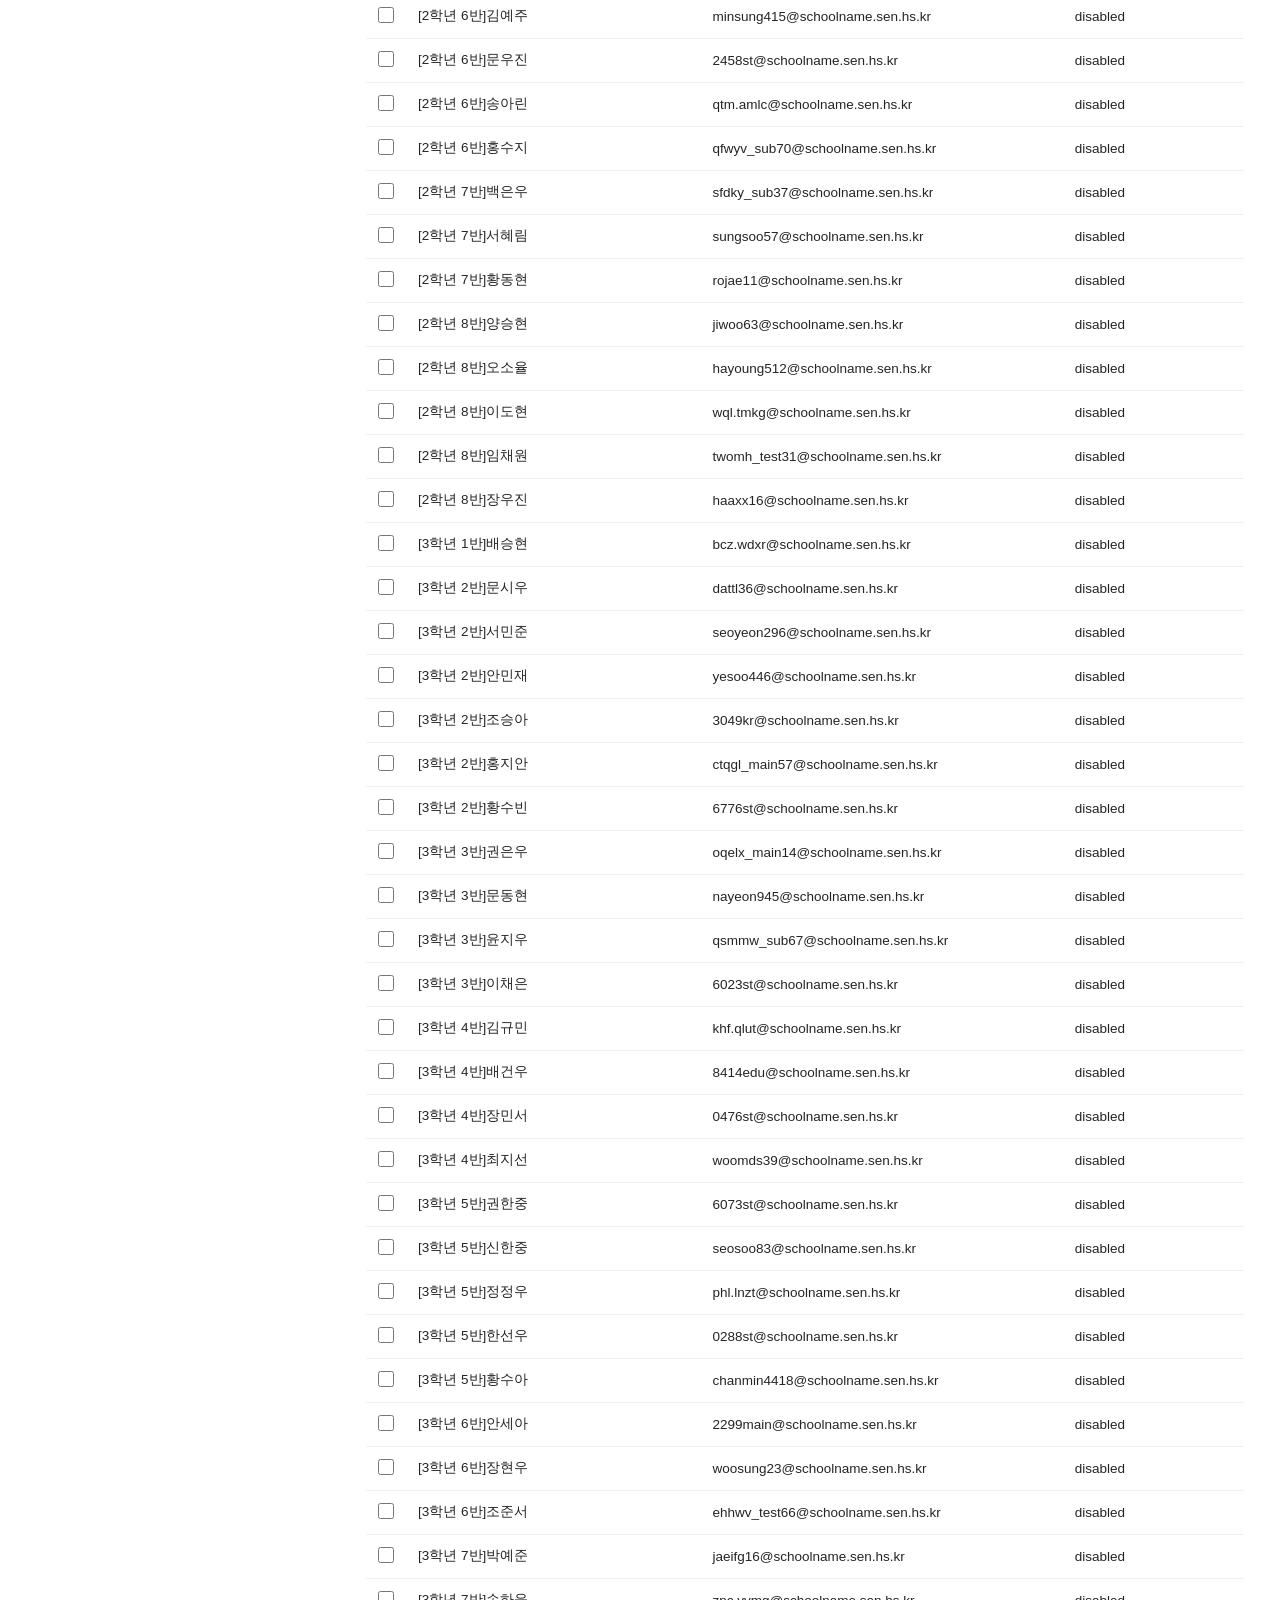
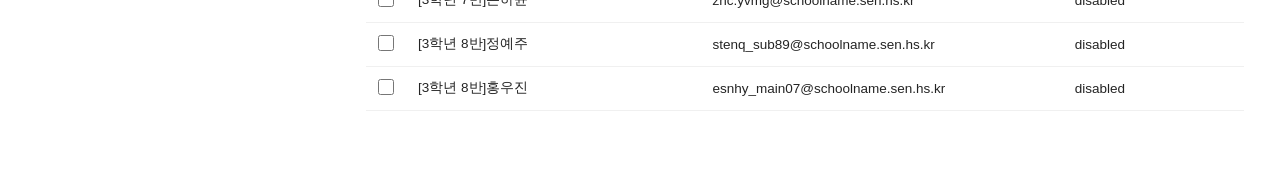
<file: mfa.html>
<!DOCTYPE html>
<html lang="ko">
<head>
<meta charset="UTF-8">
<meta name="viewport" content="width=device-width, initial-scale=1.0">
<title>사용자 단위 다단계 인증 - Microsoft Entra 관리 센터</title>
<link rel="stylesheet" href="mfa.css">
</head>
<body>

<!-- ===== 상단 헤더 (Entra: 검정) ===== -->
<header class="entra-header">
  <div class="eh-left">
    <button class="eh-waffle" title="포털 메뉴">
      <svg viewBox="0 0 24 24" width="18" height="18" fill="currentColor">
        <circle cx="4" cy="4" r="2"/><circle cx="12" cy="4" r="2"/><circle cx="20" cy="4" r="2"/>
        <circle cx="4" cy="12" r="2"/><circle cx="12" cy="12" r="2"/><circle cx="20" cy="12" r="2"/>
        <circle cx="4" cy="20" r="2"/><circle cx="12" cy="20" r="2"/><circle cx="20" cy="20" r="2"/>
      </svg>
    </button>
    <span class="eh-title">Microsoft Entra 관리 센터</span>
  </div>

  <div class="eh-search">
    <svg viewBox="0 0 20 20" width="15" height="15" fill="none" stroke="currentColor" stroke-width="1.5">
      <circle cx="8.5" cy="8.5" r="5.5"/><line x1="13" y1="13" x2="18" y2="18"/>
    </svg>
    <input type="text" placeholder="리소스, 서비스 및 문서 검색(G+/)">
  </div>

  <div class="eh-right">
    <button class="eh-copilot">
      <svg viewBox="0 0 20 20" width="16" height="16" fill="none" stroke="currentColor" stroke-width="1.3">
        <path d="M7 4c-1.8.3-3 1.8-3 3.6v4.8C4 14.5 5.7 16 7.8 16h4.4c2.1 0 3.8-1.5 3.8-3.6V7.6C16 5.8 14.8 4.3 13 4"/>
        <path d="M10 4.5c1.4 0 2.6.9 3 2.2l1.2 3.8c.5 1.6-.7 3-2.3 3H8.1c-1.6 0-2.8-1.4-2.3-3L7 6.7c.4-1.3 1.6-2.2 3-2.2z"/>
      </svg>
      <span>Copilot</span>
    </button>
    <button class="eh-icon" title="알림" id="bellBtn">
      <svg viewBox="0 0 20 20" width="17" height="17" fill="none" stroke="currentColor" stroke-width="1.4">
        <path d="M10 2.5a5.5 5.5 0 0 1 5.5 5.5v3l1.5 3h-14l1.5-3V8A5.5 5.5 0 0 1 10 2.5z"/>
        <path d="M8 16.5a2 2 0 0 0 4 0"/>
      </svg>
      <span class="bell-badge" id="bellBadge" hidden>1</span>
    </button>
    <button class="eh-icon" title="설정">
      <svg viewBox="0 0 20 20" width="17" height="17" fill="none" stroke="currentColor" stroke-width="1.4">
        <circle cx="10" cy="10" r="2.5"/>
        <path d="M10 2.5l1 2.2 2.4-.4 1.1 2.1 2.2 1-.4 2.4 1.6 1.8-1.6 1.8.4 2.4-2.2 1-1.1 2.1-2.4-.4-1 2.2-1-2.2-2.4.4-1.1-2.1-2.2-1 .4-2.4L2.1 11.7l1.6-1.8-.4-2.4 2.2-1 1.1-2.1 2.4.4 1-2.2z" stroke-linejoin="round"/>
      </svg>
    </button>
    <button class="eh-icon" title="도움말">
      <svg viewBox="0 0 20 20" width="17" height="17" fill="none" stroke="currentColor" stroke-width="1.4">
        <circle cx="10" cy="10" r="7.5"/><path d="M7.8 8A2.2 2.2 0 1 1 10 10.2v1.3"/><circle cx="10" cy="14" r="0.5" fill="currentColor"/>
      </svg>
    </button>
    <button class="eh-icon" title="피드백">
      <svg viewBox="0 0 20 20" width="17" height="17" fill="none" stroke="currentColor" stroke-width="1.4">
        <circle cx="8" cy="7" r="2.6"/><path d="M3.5 15.5c.7-2.4 2.3-3.6 4.5-3.6 1 0 1.8.2 2.5.7"/>
        <path d="M13 11.5l4.5 1.8-2.7.9-.9 2.7-.9-5.4z" stroke-linejoin="round"/>
      </svg>
    </button>
    <div class="eh-account">
      <div class="eh-account-text">
        <div class="eh-account-mail">hyunuk7642@microsof...</div>
        <div class="eh-account-org">SEOUL METROPOLITAN OFF...</div>
      </div>
      <span class="eh-avatar">N</span>
    </div>
  </div>
</header>

<div class="entra-layout">

  <!-- ===== 좌측 메뉴 ===== -->
  <nav class="entra-sidebar">
    <ul class="es-list">
      <li><a href="#" class="es-link">
        <span class="es-icon es-icon-home">
          <svg viewBox="0 0 20 20" width="17" height="17" fill="none" stroke="currentColor" stroke-width="1.4">
            <path d="M3 9.5L10 3l7 6.5V17a.5.5 0 0 1-.5.5h-4V13h-5v4.5h-4A.5.5 0 0 1 3 17V9.5z" stroke-linejoin="round"/>
          </svg>
        </span>홈</a></li>
      <li><a href="#" class="es-link">
        <span class="es-icon es-icon-copilot">
          <svg viewBox="0 0 20 20" width="17" height="17" fill="none" stroke="currentColor" stroke-width="1.3">
            <path d="M10 2.5l1.8 5.7 5.7 1.8-5.7 1.8L10 17.5l-1.8-5.7-5.7-1.8 5.7-1.8L10 2.5z" stroke-linejoin="round"/>
          </svg>
        </span>Security Copilot 에이전트</a></li>
      <li><a href="#" class="es-link">
        <span class="es-icon es-icon-chat">
          <svg viewBox="0 0 20 20" width="17" height="17" fill="none" stroke="currentColor" stroke-width="1.4">
            <path d="M10 3c4.1 0 7.5 2.9 7.5 6.5S14.1 16 10 16c-.8 0-1.6-.1-2.3-.3L4 17l.9-3.1C3.7 12.8 2.5 11.3 2.5 9.5 2.5 5.9 5.9 3 10 3z"/>
          </svg>
        </span>Security Copilot 채팅</a></li>

      <li class="es-divider"></li>

      <li><button class="es-link es-group">
        <span class="es-icon es-icon-fav">
          <svg viewBox="0 0 20 20" width="17" height="17" fill="none" stroke="currentColor" stroke-width="1.4">
            <path d="M10 2.5l2.3 4.7 5.2.8-3.8 3.7.9 5.2L10 14.4l-4.6 2.5.9-5.2L2.5 8l5.2-.8L10 2.5z" stroke-linejoin="round"/>
          </svg>
        </span>즐겨찾기
        <svg class="es-chev" viewBox="0 0 12 12" width="11" height="11" fill="none" stroke="currentColor" stroke-width="1.4"><polyline points="2,4 6,8 10,4"/></svg>
      </button></li>

      <li class="es-divider"></li>

      <li><button class="es-link es-group">
        <span class="es-icon es-icon-entra">
          <svg viewBox="0 0 20 20" width="17" height="17" fill="none" stroke="currentColor" stroke-width="1.3">
            <path d="M10 2l7 8-7 8-7-8 7-8z" stroke-linejoin="round"/><path d="M10 2v16M3 10h14"/>
          </svg>
        </span>Entra ID
        <svg class="es-chev up" viewBox="0 0 12 12" width="11" height="11" fill="none" stroke="currentColor" stroke-width="1.4"><polyline points="2,4 6,8 10,4"/></svg>
      </button></li>

      <li><a href="#" class="es-link es-sub">
        <span class="es-icon">
          <svg viewBox="0 0 20 20" width="16" height="16" fill="none" stroke="currentColor" stroke-width="1.4"><circle cx="10" cy="10" r="7.5"/><line x1="10" y1="9" x2="10" y2="14"/><circle cx="10" cy="6.3" r="0.6" fill="currentColor"/></svg>
        </span>개요</a></li>
      <li><a href="#" class="es-link es-sub">
        <span class="es-icon">
          <svg viewBox="0 0 20 20" width="16" height="16" fill="none" stroke="currentColor" stroke-width="1.4"><circle cx="10" cy="6.5" r="3"/><path d="M4.5 16.5c.8-2.8 3-4.2 5.5-4.2s4.7 1.4 5.5 4.2"/></svg>
        </span>사용자</a></li>
      <li><a href="#" class="es-link es-sub">
        <span class="es-icon">
          <svg viewBox="0 0 20 20" width="16" height="16" fill="none" stroke="currentColor" stroke-width="1.3"><circle cx="6.5" cy="6" r="2.2"/><circle cx="13.5" cy="6" r="2.2"/><path d="M2.5 15c.6-2.2 2.1-3.5 4-3.5s3.4 1.3 4 3.5M9.5 15c.6-2.2 2.1-3.5 4-3.5s3.4 1.3 4 3.5"/></svg>
        </span>그룹</a></li>
      <li><a href="#" class="es-link es-sub">
        <span class="es-icon">
          <svg viewBox="0 0 20 20" width="16" height="16" fill="none" stroke="currentColor" stroke-width="1.4"><rect x="2.5" y="4" width="15" height="10" rx="1"/><line x1="7" y1="16.5" x2="13" y2="16.5"/></svg>
        </span>장치</a></li>
      <li><a href="#" class="es-link es-sub">
        <span class="es-icon">
          <svg viewBox="0 0 20 20" width="16" height="16" fill="none" stroke="currentColor" stroke-width="1.3"><path d="M7.5 3.5L4 10l3.5 6.5M12.5 3.5L16 10l-3.5 6.5" stroke-linecap="round" stroke-linejoin="round"/></svg>
        </span>에이전트</a></li>
      <li><a href="#" class="es-link es-sub">
        <span class="es-icon">
          <svg viewBox="0 0 20 20" width="16" height="16" fill="none" stroke="currentColor" stroke-width="1.4"><rect x="3" y="3" width="6" height="6" rx="0.5"/><rect x="11" y="3" width="6" height="6" rx="0.5"/><rect x="3" y="11" width="6" height="6" rx="0.5"/><rect x="11" y="11" width="6" height="6" rx="0.5"/></svg>
        </span>엔터프라이즈 앱</a></li>
      <li><a href="#" class="es-link es-sub">
        <span class="es-icon">
          <svg viewBox="0 0 20 20" width="16" height="16" fill="none" stroke="currentColor" stroke-width="1.4"><rect x="3" y="3" width="14" height="14" rx="1"/><line x1="7" y1="7" x2="13" y2="7"/><line x1="7" y1="10.5" x2="13" y2="10.5"/><line x1="7" y1="14" x2="10" y2="14"/></svg>
        </span>앱 등록</a></li>
      <li><a href="#" class="es-link es-sub">
        <span class="es-icon">
          <svg viewBox="0 0 20 20" width="16" height="16" fill="none" stroke="currentColor" stroke-width="1.4"><circle cx="8" cy="7" r="2.6"/><path d="M3.5 15.5c.7-2.4 2.3-3.6 4.5-3.6"/><circle cx="14" cy="13.5" r="2.8"/><line x1="14" y1="12.2" x2="14" y2="14.8"/><line x1="12.7" y1="13.5" x2="15.3" y2="13.5"/></svg>
        </span>역할 및 관리자</a></li>
      <li><a href="#" class="es-link es-sub">
        <span class="es-icon">
          <svg viewBox="0 0 20 20" width="16" height="16" fill="none" stroke="currentColor" stroke-width="1.3"><circle cx="7" cy="6.5" r="2.4"/><path d="M2.5 15.5c.7-2.4 2.3-3.6 4.5-3.6s3.8 1.2 4.5 3.6"/><circle cx="14.5" cy="8" r="2"/><path d="M11.5 14.5c.5-1.7 1.6-2.6 3-2.6s2.5.9 3 2.6"/></svg>
        </span>위임된 관리자 파트너</a></li>
      <li><a href="#" class="es-link es-sub">
        <span class="es-icon">
          <svg viewBox="0 0 20 20" width="16" height="16" fill="none" stroke="currentColor" stroke-width="1.4"><circle cx="8" cy="7" r="2.6"/><path d="M3.5 15.5c.7-2.4 2.3-3.6 4.5-3.6"/><path d="M13 11l1 1.6 1.9.2-1.4 1.3.4 1.9-1.9-1-1.9 1 .4-1.9-1.4-1.3 1.9-.2L13 11z" stroke-linejoin="round"/></svg>
        </span>테넌트 거버넌스(미리 보기)</a></li>
      <li><a href="#" class="es-link es-sub">
        <span class="es-icon">
          <svg viewBox="0 0 20 20" width="16" height="16" fill="none" stroke="currentColor" stroke-width="1.4"><rect x="3" y="4" width="14" height="12" rx="1"/><line x1="3" y1="8" x2="17" y2="8"/></svg>
        </span>도메인 서비스</a></li>
    </ul>
    <button class="es-collapse" title="메뉴 축소">
      <svg viewBox="0 0 16 12" width="15" height="12" fill="none" stroke="currentColor" stroke-width="1.5">
        <polyline points="7,2 3,6 7,10"/><polyline points="13,2 9,6 13,10"/>
      </svg>
    </button>
  </nav>

  <!-- ===== 메인 콘텐츠 ===== -->
  <main class="entra-main">
    <div class="em-breadcrumb">홈</div>

    <div class="em-title-row">
      <h1>사용자 단위 다단계 인증 <button class="em-title-more" title="추가 명령">···</button></h1>
      <button class="em-close" id="pageClose" title="닫기">
        <svg viewBox="0 0 14 14" width="14" height="14" fill="none" stroke="currentColor" stroke-width="1.4">
          <line x1="2" y1="2" x2="12" y2="12"/><line x1="12" y1="2" x2="2" y2="12"/>
        </svg>
      </button>
    </div>

    <div class="em-commandbar">
      <button class="em-cmd">
        <svg viewBox="0 0 20 20" width="16" height="16" fill="none" stroke="currentColor" stroke-width="1.4">
          <path d="M6 3.5h6.5L16 7v9.5a1 1 0 0 1-1 1H6a1 1 0 0 1-1-1v-12a1 1 0 0 1 1-1z"/>
          <polyline points="12.5,3.5 12.5,7 16,7"/><polyline points="8,12 10,14 13,10.5"/>
        </svg>
        <span>Bulk update</span>
      </button>
      <button class="em-cmd">
        <svg viewBox="0 0 20 20" width="16" height="16" fill="none" stroke="currentColor" stroke-width="1.4">
          <circle cx="8" cy="7" r="2.6"/><path d="M3.5 15.5c.7-2.4 2.3-3.6 4.5-3.6 1 0 1.8.2 2.5.7"/>
          <path d="M13 11.5l4.5 1.8-2.7.9-.9 2.7-.9-5.4z" stroke-linejoin="round"/>
        </svg>
        <span>피드백이 있나요?</span>
      </button>
    </div>

    <div class="em-tabs">
      <button class="em-tab active">사용자</button>
      <button class="em-tab">서비스 설정</button>
    </div>

    <p class="em-desc">
      MFA(다단계 인증)를 사용하여 사용자와 데이터를 보호하세요. MFA를 적용할 때는 적응형 조건부 액세스 정책을 사용하는 것이 좋습니다.
      <a href="#" class="em-link">자세한 정보 <span class="ext">&#8599;</span></a>
    </p>
    <p class="em-desc">
      시작하기 전에 <a href="#" class="em-link">다단계 인증 배포 가이드를 살펴보세요. <span class="ext">&#8599;</span></a>
    </p>

    <!-- 작업 버튼 -->
    <div class="mfa-actions">
      <button class="mfa-action" id="actEnable" disabled>
        <svg viewBox="0 0 16 16" width="15" height="15" fill="none" stroke="currentColor" stroke-width="1.6"><polyline points="2.5,8.5 6,12 13.5,4"/></svg>
        <span>MFA 사용</span>
      </button>
      <button class="mfa-action" id="actDisable" disabled>
        <svg viewBox="0 0 16 16" width="15" height="15" fill="none" stroke="currentColor" stroke-width="1.4"><circle cx="8" cy="8" r="6.5"/><line x1="3.5" y1="3.5" x2="12.5" y2="12.5"/></svg>
        <span>MFA 사용 안 함</span>
      </button>
      <button class="mfa-action" id="actEnforce" disabled>
        <svg viewBox="0 0 16 16" width="15" height="15" fill="none" stroke="currentColor" stroke-width="1.4"><path d="M8 1.5l5.5 2v4c0 3.4-2.3 5.9-5.5 7-3.2-1.1-5.5-3.6-5.5-7v-4l5.5-2z" stroke-linejoin="round"/></svg>
        <span>MFA 적용</span>
      </button>
      <button class="mfa-action" id="actSettings" disabled>
        <svg viewBox="0 0 16 16" width="15" height="15" fill="none" stroke="currentColor" stroke-width="1.3"><circle cx="8" cy="8" r="2"/><path d="M8 1.5l.8 1.8 2-.3.9 1.7 1.8.8-.3 2 1.3 1.5-1.3 1.5.3 2-1.8.8-.9 1.7-2-.3-.8 1.8-.8-1.8-2 .3-.9-1.7-1.8-.8.3-2L1.5 8l1.3-1.5-.3-2 1.8-.8.9-1.7 2 .3.8-1.8z" stroke-linejoin="round"/></svg>
        <span>사용자 MFA 설정</span>
      </button>
    </div>

    <!-- 검색 / 필터 -->
    <div class="mfa-filter-row">
      <div class="mfa-search">
        <svg viewBox="0 0 20 20" width="15" height="15" fill="none" stroke="currentColor" stroke-width="1.5">
          <circle cx="8.5" cy="8.5" r="5.5"/><line x1="13" y1="13" x2="18" y2="18"/>
        </svg>
        <input type="text" id="mfaSearch" placeholder="검색">
        <button class="mfa-search-clear" id="mfaSearchClear" hidden>
          <svg viewBox="0 0 12 12" width="11" height="11" fill="none" stroke="currentColor" stroke-width="1.4"><line x1="2" y1="2" x2="10" y2="10"/><line x1="10" y1="2" x2="2" y2="10"/></svg>
        </button>
      </div>
      <button class="mfa-pill">상태 : 모두</button>
      <button class="mfa-pill">보기 : 로그인이 허용된 사용자</button>
      <button class="mfa-pill mfa-pill-plain" id="filterReset">
        <svg viewBox="0 0 20 20" width="14" height="14" fill="none" stroke="currentColor" stroke-width="1.4"><path d="M3 4h14l-5.5 6v5l-3 2v-7L3 4z" stroke-linejoin="round"/></svg>
        필터 초기화
      </button>
    </div>

    <!-- 사용자 테이블 -->
    <table class="mfa-table">
      <thead>
        <tr>
          <th class="col-check"><input type="checkbox" id="mfaCheckAll"></th>
          <th class="col-name">이름
            <svg viewBox="0 0 12 14" width="10" height="12" fill="none" stroke="currentColor" stroke-width="1.2"><polyline points="3.5,4 3.5,11"/><polyline points="1.5,9 3.5,11 5.5,9"/><polyline points="8.5,10 8.5,3"/><polyline points="6.5,5 8.5,3 10.5,5"/></svg>
          </th>
          <th class="col-upn">UPN</th>
          <th class="col-status">상태</th>
        </tr>
      </thead>
      <tbody id="mfaTbody"></tbody>
    </table>
  </main>
</div>

<!-- ===== MFA 활성화 모달 ===== -->
<div class="mfa-modal-overlay" id="enableModal" hidden>
  <div class="mfa-modal">
    <h2>다단계 인증 활성화</h2>
    <p>
      사용자가 브라우저를 통해 정기적으로 로그인하지 않는
      경우 이 링크로 보내 다단계 인증에 등록할 수 있습니다.
    </p>
    <a href="https://aka.ms/mfasetup" target="_blank" rel="noopener" class="mfa-setup-link">https://aka.ms/mfasetup <span class="ext">&#8599;</span></a>
    <div class="mfa-modal-actions">
      <button class="ebtn ebtn-primary" id="enableConfirm">사용</button>
      <button class="ebtn" id="enableCancel">취소</button>
    </div>
  </div>
</div>

<!-- ===== 성공 토스트 ===== -->
<div class="mfa-toast" id="mfaToast" hidden>
  <span class="toast-icon">
    <svg viewBox="0 0 16 16" width="18" height="18"><circle cx="8" cy="8" r="8" fill="#107c10"/><polyline points="4.5,8.2 7,10.7 11.5,5.7" fill="none" stroke="#fff" stroke-width="1.6"/></svg>
  </span>
  <div class="toast-body">
    <div class="toast-title" id="toastTitle">다단계 인증이 활성화됨</div>
    <div class="toast-sub" id="toastSub">다단계 인증 활성화 성공</div>
  </div>
  <button class="toast-x" id="toastClose">
    <svg viewBox="0 0 12 12" width="11" height="11" fill="none" stroke="currentColor" stroke-width="1.4"><line x1="2" y1="2" x2="10" y2="10"/><line x1="10" y1="2" x2="2" y2="10"/></svg>
  </button>
</div>

<!-- ===== 사용자 MFA 설정 패널 ===== -->
<div class="mfa-settings-root" id="settingsPanel" hidden>
  <div class="mfa-settings">
    <div class="ms-head">
      <h2>사용자 MFA 설정</h2>
      <button class="em-close" id="settingsX" title="닫기">
        <svg viewBox="0 0 14 14" width="13" height="13" fill="none" stroke="currentColor" stroke-width="1.4">
          <line x1="2" y1="2" x2="12" y2="12"/><line x1="12" y1="2" x2="2" y2="12"/>
        </svg>
      </button>
    </div>

    <div class="ms-body">
      <label class="ms-check"><input type="checkbox" class="ms-option"><span>선택한 사용자가 연락 방법을 다시 제공해야 함</span></label>
      <label class="ms-check"><input type="checkbox" class="ms-option"><span>선택한 사용자가 생성한 기존의 모든 앱 암호 삭제</span></label>
      <label class="ms-check"><input type="checkbox" class="ms-option"><span>기억된 모든 디바이스에서 다단계 인증 복원</span></label>
    </div>

    <div class="ms-footer">
      <button class="ebtn ebtn-primary" id="settingsSave" disabled>저장</button>
      <button class="ebtn" id="settingsCancel">취소</button>
    </div>
  </div>
</div>

<script src="mfa.js"></script>
</body>
</html>
</file>
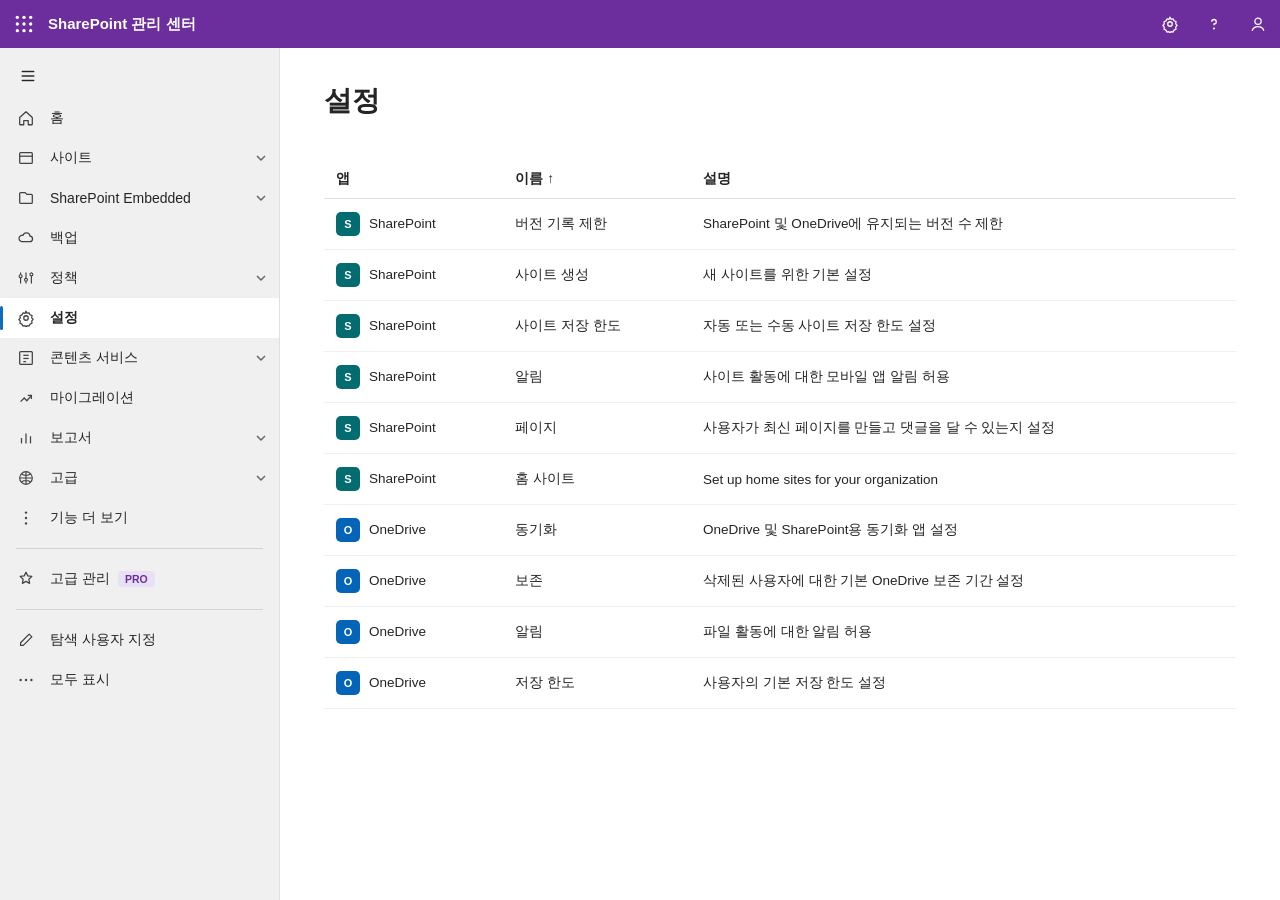
<file: sharepoint.html>
<!DOCTYPE html>
<html lang="ko">
<head>
<meta charset="UTF-8">
<meta name="viewport" content="width=device-width, initial-scale=1.0">
<title>설정 - SharePoint 관리 센터</title>
<style>
* { margin: 0; padding: 0; box-sizing: border-box; }
[hidden] { display: none !important; }
:root {
  --purple: #6c2e9c;
  --purple-dark: #5c2687;
  --blue: #0f6cbd;
  --text: #242424;
  --text-sub: #616161;
  --border: #e0e0e0;
  --font: "Segoe UI", "Malgun Gothic", "맑은 고딕", -apple-system, sans-serif;
}
html, body { height: 100%; font-family: var(--font); color: var(--text); background: #fff; }
button { font-family: var(--font); cursor: pointer; background: none; border: none; color: inherit; }
a { text-decoration: none; color: inherit; }

/* 헤더 */
.sp-header {
  position: fixed;
  top: 0; left: 0; right: 0;
  height: 48px;
  background: var(--purple);
  color: #fff;
  display: flex;
  align-items: center;
  z-index: 100;
}
.sp-waffle {
  width: 48px; height: 48px;
  display: flex; align-items: center; justify-content: center;
  color: #fff;
}
.sp-waffle:hover { background: var(--purple-dark); }
.sp-title { font-size: 15px; font-weight: 600; }
.sp-header-right { margin-left: auto; display: flex; height: 100%; }
.sp-icon {
  width: 44px; height: 48px;
  display: flex; align-items: center; justify-content: center;
  color: #fff;
}
.sp-icon:hover { background: var(--purple-dark); }

.sp-layout { display: flex; padding-top: 48px; min-height: 100vh; }

/* 사이드바 */
.sp-sidebar {
  width: 280px;
  flex-shrink: 0;
  background: #f0f0f0;
  border-right: 1px solid var(--border);
  height: calc(100vh - 48px);
  position: sticky;
  top: 48px;
  overflow-y: auto;
  padding: 6px 0 30px;
}
.sp-hamburger {
  width: 48px; height: 44px;
  display: flex; align-items: center; justify-content: center;
  color: var(--text);
  margin-left: 4px;
  border-radius: 4px;
}
.sp-hamburger:hover { background: #e0e0e0; }

.sp-nav { list-style: none; }
.sp-item { position: relative; }
.sp-link {
  display: flex; align-items: center; gap: 14px;
  width: 100%; height: 40px;
  padding: 0 12px 0 16px;
  font-size: 14px;
  color: var(--text);
  text-align: left;
}
.sp-link:hover { background: #e0e0e0; }
.sp-ic { width: 20px; display: flex; align-items: center; justify-content: center; color: #424242; flex-shrink: 0; }
.sp-label { flex: 1; white-space: nowrap; overflow: hidden; text-overflow: ellipsis; display: flex; align-items: center; gap: 8px; }
.sp-chev { display: flex; color: #616161; transition: transform .15s ease; }
.sp-item.expanded > .sp-link .sp-chev { transform: rotate(180deg); }
.sp-sub { list-style: none; overflow: hidden; max-height: 0; transition: max-height .2s ease; }
.sp-item.expanded .sp-sub { max-height: 300px; }
.sp-sub a {
  display: block; height: 38px; line-height: 38px;
  padding-left: 50px; font-size: 13.5px; color: var(--text);
}
.sp-sub a:hover { background: #e0e0e0; }
.sp-item.active > .sp-link { background: #fff; font-weight: 600; }
.sp-item.active > .sp-link::before {
  content: ""; position: absolute; left: 0; top: 8px; bottom: 8px;
  width: 3px; border-radius: 2px; background: var(--blue);
}
.sp-divider { height: 1px; background: #d1d1d1; margin: 10px 16px; }
.pro-badge {
  font-size: 10.5px; font-weight: 700;
  background: #e8e0f5; color: var(--purple);
  border-radius: 4px; padding: 2px 7px;
}

/* 메인 */
.sp-main { flex: 1; padding: 34px 44px 60px; min-width: 0; }
.sp-main h1 { font-size: 28px; font-weight: 700; margin-bottom: 40px; }

.sp-table { width: 100%; border-collapse: collapse; font-size: 13.5px; }
.sp-table th {
  text-align: left; font-weight: 600;
  padding: 10px 12px; border-bottom: 1px solid var(--border);
  white-space: nowrap;
}
.sp-table td { padding: 13px 12px; border-bottom: 1px solid #f0f0f0; vertical-align: middle; }
.sp-table tbody tr { cursor: pointer; }
.sp-table tbody tr:hover { background: #f5f5f5; }
.sp-table tbody tr.selected { background: #f0f0f0; }

.app-badge {
  display: inline-flex; align-items: center; justify-content: center;
  width: 24px; height: 24px; border-radius: 5px;
  color: #fff; font-size: 11px; font-weight: 700;
  vertical-align: middle; margin-right: 9px;
}
.badge-sp { background: #036c70; }
.badge-od { background: #0364b8; }

/* 우측 패널 */
.sp-panel-root { position: fixed; inset: 48px 0 0 0; z-index: 200; pointer-events: none; }
.sp-panel {
  position: absolute; top: 0; right: 0; bottom: 0;
  width: 760px; max-width: 94%;
  background: #fff;
  box-shadow: -8px 0 28px rgba(0,0,0,.22);
  display: flex; flex-direction: column;
  pointer-events: auto;
  animation: sp-in .22s ease;
}
@keyframes sp-in { from { transform: translateX(40px); opacity: 0; } to { transform: none; opacity: 1; } }

.sp-panel-top { display: flex; justify-content: flex-end; padding: 14px 18px 0; }
.sp-x {
  width: 30px; height: 30px;
  display: flex; align-items: center; justify-content: center;
  border-radius: 4px; color: #424242;
}
.sp-x:hover { background: #f3f2f1; }

.sp-panel-body { flex: 1; overflow-y: auto; padding: 8px 34px 30px; }
.sp-panel-body h2 { font-size: 24px; font-weight: 700; margin-bottom: 24px; }
.sp-panel-body p { font-size: 14px; line-height: 1.7; margin-bottom: 14px; }
.sp-panel-body .plink { color: var(--blue); font-size: 14px; }
.sp-panel-body .plink:hover { text-decoration: underline; }

.sp-field-label { font-size: 14px; font-weight: 700; margin: 30px 0 6px; }
.sp-field-sub { font-size: 13.5px; margin-bottom: 12px; }
.sp-input {
  width: 240px; height: 36px;
  border: 1px solid #616161; border-radius: 2px;
  padding: 0 10px; font-size: 14px; font-family: var(--font);
  outline-color: var(--blue);
}

.sp-panel-footer {
  display: flex; gap: 10px;
  padding: 16px 28px;
  border-top: 1px solid var(--border);
}
.sp-btn {
  min-width: 88px; height: 32px;
  padding: 0 16px; font-size: 13.5px; font-weight: 600;
  border: 1px solid #d1d1d1; border-radius: 4px;
  background: #fff; color: var(--text);
}
.sp-btn:hover { background: #f5f5f5; }
.sp-btn:disabled { background: #f0f0f0; border-color: #f0f0f0; color: #a0a0a0; cursor: default; }
.sp-btn-primary { background: var(--blue); border-color: var(--blue); color: #fff; }
.sp-btn-primary:hover:not(:disabled) { background: #115ea3; }
</style>
</head>
<body>

<header class="sp-header">
  <button class="sp-waffle" title="앱 시작 관리자">
    <svg viewBox="0 0 24 24" width="20" height="20" fill="currentColor">
      <circle cx="4" cy="4" r="2"/><circle cx="12" cy="4" r="2"/><circle cx="20" cy="4" r="2"/>
      <circle cx="4" cy="12" r="2"/><circle cx="12" cy="12" r="2"/><circle cx="20" cy="12" r="2"/>
      <circle cx="4" cy="20" r="2"/><circle cx="12" cy="20" r="2"/><circle cx="20" cy="20" r="2"/>
    </svg>
  </button>
  <span class="sp-title">SharePoint 관리 센터</span>
  <div class="sp-header-right">
    <button class="sp-icon" title="설정">
      <svg viewBox="0 0 20 20" width="18" height="18" fill="none" stroke="currentColor" stroke-width="1.4">
        <circle cx="10" cy="10" r="2.5"/>
        <path d="M10 2.5l1 2.2 2.4-.4 1.1 2.1 2.2 1-.4 2.4 1.6 1.8-1.6 1.8.4 2.4-2.2 1-1.1 2.1-2.4-.4-1 2.2-1-2.2-2.4.4-1.1-2.1-2.2-1 .4-2.4L2.1 11.7l1.6-1.8-.4-2.4 2.2-1 1.1-2.1 2.4.4 1-2.2z" stroke-linejoin="round"/>
      </svg>
    </button>
    <button class="sp-icon" title="도움말">
      <svg viewBox="0 0 20 20" width="18" height="18" fill="none" stroke="currentColor" stroke-width="1.4">
        <path d="M7.5 7.5A2.5 2.5 0 1 1 10 10v1.5"/><circle cx="10" cy="15" r="0.5" fill="currentColor"/>
      </svg>
    </button>
    <button class="sp-icon" title="계정">
      <svg viewBox="0 0 20 20" width="18" height="18" fill="none" stroke="currentColor" stroke-width="1.4">
        <circle cx="10" cy="7" r="3.5"/><path d="M3.5 17.5c1-3 3.5-4.5 6.5-4.5s5.5 1.5 6.5 4.5"/>
      </svg>
    </button>
  </div>
</header>

<div class="sp-layout">

  <nav class="sp-sidebar">
    <button class="sp-hamburger">
      <svg viewBox="0 0 20 20" width="18" height="18" fill="none" stroke="currentColor" stroke-width="1.6">
        <line x1="3" y1="5" x2="17" y2="5"/><line x1="3" y1="10" x2="17" y2="10"/><line x1="3" y1="15" x2="17" y2="15"/>
      </svg>
    </button>
    <ul class="sp-nav">
      <li class="sp-item"><a href="#" class="sp-link">
        <span class="sp-ic"><svg viewBox="0 0 20 20" width="18" height="18" fill="none" stroke="currentColor" stroke-width="1.4"><path d="M3 9.5L10 3l7 6.5V17a.5.5 0 0 1-.5.5h-4V13h-5v4.5h-4A.5.5 0 0 1 3 17V9.5z" stroke-linejoin="round"/></svg></span>
        <span class="sp-label">홈</span></a></li>

      <li class="sp-item has-sub"><button class="sp-link sp-toggle">
        <span class="sp-ic"><svg viewBox="0 0 20 20" width="18" height="18" fill="none" stroke="currentColor" stroke-width="1.4"><rect x="3" y="4" width="14" height="12" rx="1"/><line x1="3" y1="8" x2="17" y2="8"/></svg></span>
        <span class="sp-label">사이트</span>
        <span class="sp-chev"><svg viewBox="0 0 12 12" width="12" height="12" fill="none" stroke="currentColor" stroke-width="1.4"><polyline points="2,4 6,8 10,4"/></svg></span></button>
        <ul class="sp-sub"><li><a href="#">활성 사이트</a></li><li><a href="#">삭제된 사이트</a></li></ul>
      </li>

      <li class="sp-item has-sub"><button class="sp-link sp-toggle">
        <span class="sp-ic"><svg viewBox="0 0 20 20" width="18" height="18" fill="none" stroke="currentColor" stroke-width="1.4"><path d="M4 4h5l2 2h5a1 1 0 0 1 1 1v8a1 1 0 0 1-1 1H4a1 1 0 0 1-1-1V5a1 1 0 0 1 1-1z"/></svg></span>
        <span class="sp-label">SharePoint Embedded</span>
        <span class="sp-chev"><svg viewBox="0 0 12 12" width="12" height="12" fill="none" stroke="currentColor" stroke-width="1.4"><polyline points="2,4 6,8 10,4"/></svg></span></button>
        <ul class="sp-sub"><li><a href="#">컨테이너</a></li></ul>
      </li>

      <li class="sp-item"><a href="#" class="sp-link">
        <span class="sp-ic"><svg viewBox="0 0 20 20" width="18" height="18" fill="none" stroke="currentColor" stroke-width="1.4"><path d="M14.5 8a4 4 0 0 0-7.8-1A3.5 3.5 0 0 0 5 14h9a3 3 0 0 0 .5-6z"/></svg></span>
        <span class="sp-label">백업</span></a></li>

      <li class="sp-item has-sub"><button class="sp-link sp-toggle">
        <span class="sp-ic"><svg viewBox="0 0 20 20" width="18" height="18" fill="none" stroke="currentColor" stroke-width="1.3"><line x1="4" y1="4" x2="4" y2="16"/><line x1="10" y1="4" x2="10" y2="16"/><line x1="16" y1="4" x2="16" y2="16"/><circle cx="4" cy="8" r="1.6" fill="#fff"/><circle cx="10" cy="12" r="1.6" fill="#fff"/><circle cx="16" cy="6" r="1.6" fill="#fff"/></svg></span>
        <span class="sp-label">정책</span>
        <span class="sp-chev"><svg viewBox="0 0 12 12" width="12" height="12" fill="none" stroke="currentColor" stroke-width="1.4"><polyline points="2,4 6,8 10,4"/></svg></span></button>
        <ul class="sp-sub"><li><a href="#">공유</a></li><li><a href="#">액세스 제어</a></li></ul>
      </li>

      <li class="sp-item active"><a href="#" class="sp-link">
        <span class="sp-ic"><svg viewBox="0 0 20 20" width="18" height="18" fill="none" stroke="currentColor" stroke-width="1.4"><circle cx="10" cy="10" r="2.5"/><path d="M10 2.5l1 2.2 2.4-.4 1.1 2.1 2.2 1-.4 2.4 1.6 1.8-1.6 1.8.4 2.4-2.2 1-1.1 2.1-2.4-.4-1 2.2-1-2.2-2.4.4-1.1-2.1-2.2-1 .4-2.4L2.1 11.7l1.6-1.8-.4-2.4 2.2-1 1.1-2.1 2.4.4 1-2.2z" stroke-linejoin="round"/></svg></span>
        <span class="sp-label">설정</span></a></li>

      <li class="sp-item has-sub"><button class="sp-link sp-toggle">
        <span class="sp-ic"><svg viewBox="0 0 20 20" width="18" height="18" fill="none" stroke="currentColor" stroke-width="1.4"><rect x="3" y="3" width="14" height="14" rx="1"/><line x1="7" y1="7" x2="13" y2="7"/><line x1="7" y1="10.5" x2="13" y2="10.5"/><line x1="7" y1="14" x2="10" y2="14"/></svg></span>
        <span class="sp-label">콘텐츠 서비스</span>
        <span class="sp-chev"><svg viewBox="0 0 12 12" width="12" height="12" fill="none" stroke="currentColor" stroke-width="1.4"><polyline points="2,4 6,8 10,4"/></svg></span></button>
        <ul class="sp-sub"><li><a href="#">용어 저장소</a></li><li><a href="#">콘텐츠 형식 갤러리</a></li></ul>
      </li>

      <li class="sp-item"><a href="#" class="sp-link">
        <span class="sp-ic"><svg viewBox="0 0 20 20" width="18" height="18" fill="none" stroke="currentColor" stroke-width="1.4"><path d="M4 14l4-4 3 3 5-6"/><polyline points="12,7 16,7 16,11"/></svg></span>
        <span class="sp-label">마이그레이션</span></a></li>

      <li class="sp-item has-sub"><button class="sp-link sp-toggle">
        <span class="sp-ic"><svg viewBox="0 0 20 20" width="18" height="18" fill="none" stroke="currentColor" stroke-width="1.4"><line x1="5" y1="16" x2="5" y2="10"/><line x1="10" y1="16" x2="10" y2="5"/><line x1="15" y1="16" x2="15" y2="8"/></svg></span>
        <span class="sp-label">보고서</span>
        <span class="sp-chev"><svg viewBox="0 0 12 12" width="12" height="12" fill="none" stroke="currentColor" stroke-width="1.4"><polyline points="2,4 6,8 10,4"/></svg></span></button>
        <ul class="sp-sub"><li><a href="#">콘텐츠 사용</a></li><li><a href="#">데이터 액세스 거버넌스</a></li></ul>
      </li>

      <li class="sp-item has-sub"><button class="sp-link sp-toggle">
        <span class="sp-ic"><svg viewBox="0 0 20 20" width="18" height="18" fill="none" stroke="currentColor" stroke-width="1.3"><circle cx="10" cy="10" r="7"/><path d="M10 3v14M3 10h14M5 5.5c2.8 2 7.2 2 10 0M5 14.5c2.8-2 7.2-2 10 0"/></svg></span>
        <span class="sp-label">고급</span>
        <span class="sp-chev"><svg viewBox="0 0 12 12" width="12" height="12" fill="none" stroke="currentColor" stroke-width="1.4"><polyline points="2,4 6,8 10,4"/></svg></span></button>
        <ul class="sp-sub"><li><a href="#">API 액세스</a></li></ul>
      </li>

      <li class="sp-item"><a href="#" class="sp-link">
        <span class="sp-ic"><svg viewBox="0 0 20 20" width="18" height="18" fill="currentColor"><circle cx="10" cy="4" r="1.3"/><circle cx="10" cy="10" r="1.3"/><circle cx="10" cy="16" r="1.3"/></svg></span>
        <span class="sp-label">기능 더 보기</span></a></li>

      <li class="sp-divider"></li>

      <li class="sp-item"><a href="#" class="sp-link">
        <span class="sp-ic"><svg viewBox="0 0 20 20" width="18" height="18" fill="none" stroke="currentColor" stroke-width="1.4"><path d="M10 2.5l2 4 4.5.6-3.3 3.2.8 4.5-4-2.1-4 2.1.8-4.5L3.5 7.1 8 6.5l2-4z" stroke-linejoin="round"/></svg></span>
        <span class="sp-label">고급 관리 <span class="pro-badge">PRO</span></span></a></li>

      <li class="sp-divider"></li>

      <li class="sp-item"><a href="#" class="sp-link">
        <span class="sp-ic"><svg viewBox="0 0 20 20" width="18" height="18" fill="none" stroke="currentColor" stroke-width="1.4"><path d="M13.5 3.5l3 3L7 16H4v-3l9.5-9.5z" stroke-linejoin="round"/></svg></span>
        <span class="sp-label">탐색 사용자 지정</span></a></li>
      <li class="sp-item"><a href="#" class="sp-link">
        <span class="sp-ic"><svg viewBox="0 0 20 20" width="18" height="18" fill="currentColor"><circle cx="4" cy="10" r="1.3"/><circle cx="10" cy="10" r="1.3"/><circle cx="16" cy="10" r="1.3"/></svg></span>
        <span class="sp-label">모두 표시</span></a></li>
    </ul>
  </nav>

  <main class="sp-main">
    <h1>설정</h1>
    <table class="sp-table">
      <thead>
        <tr><th>앱</th><th>이름 &#8593;</th><th>설명</th></tr>
      </thead>
      <tbody id="spRows">
        <tr><td><span class="app-badge badge-sp">S</span>SharePoint</td><td>버전 기록 제한</td><td>SharePoint 및 OneDrive에 유지되는 버전 수 제한</td></tr>
        <tr><td><span class="app-badge badge-sp">S</span>SharePoint</td><td>사이트 생성</td><td>새 사이트를 위한 기본 설정</td></tr>
        <tr><td><span class="app-badge badge-sp">S</span>SharePoint</td><td>사이트 저장 한도</td><td>자동 또는 수동 사이트 저장 한도 설정</td></tr>
        <tr><td><span class="app-badge badge-sp">S</span>SharePoint</td><td>알림</td><td>사이트 활동에 대한 모바일 앱 알림 허용</td></tr>
        <tr><td><span class="app-badge badge-sp">S</span>SharePoint</td><td>페이지</td><td>사용자가 최신 페이지를 만들고 댓글을 달 수 있는지 설정</td></tr>
        <tr><td><span class="app-badge badge-sp">S</span>SharePoint</td><td>홈 사이트</td><td>Set up home sites for your organization</td></tr>
        <tr><td><span class="app-badge badge-od">O</span>OneDrive</td><td>동기화</td><td>OneDrive 및 SharePoint용 동기화 앱 설정</td></tr>
        <tr data-panel="retention"><td><span class="app-badge badge-od">O</span>OneDrive</td><td>보존</td><td>삭제된 사용자에 대한 기본 OneDrive 보존 기간 설정</td></tr>
        <tr><td><span class="app-badge badge-od">O</span>OneDrive</td><td>알림</td><td>파일 활동에 대한 알림 허용</td></tr>
        <tr data-panel="storage"><td><span class="app-badge badge-od">O</span>OneDrive</td><td>저장 한도</td><td>사용자의 기본 저장 한도 설정</td></tr>
      </tbody>
    </table>
  </main>
</div>

<!-- 보존 패널 -->
<div class="sp-panel-root" id="panelRetention" hidden>
  <div class="sp-panel">
    <div class="sp-panel-top">
      <button class="sp-x sp-close" title="닫기">
        <svg viewBox="0 0 14 14" width="13" height="13" fill="none" stroke="currentColor" stroke-width="1.5">
          <line x1="2" y1="2" x2="12" y2="12"/><line x1="12" y1="2" x2="2" y2="12"/>
        </svg>
      </button>
    </div>
    <div class="sp-panel-body">
      <h2>보존</h2>
      <p>
        사용자가 삭제될 때 사용자의 OneDrive에 대한 기본 보존 기간을 지정합니다. 이 설정을 변경하
        면 이미 보존 기간 내에 있는 OneDrive 계정에도 영향을 줍니다.
      </p>
      <a href="#" class="plink">OneDrive 보존 설정에 대한 자세한 정보</a>

      <div class="sp-field-label">삭제된 사용자의 OneDrive 보존 일 수</div>
      <div class="sp-field-sub">30일부터 3650일까지의 값을 입력하세요.</div>
      <input type="number" class="sp-input" id="retentionInput" value="3650" min="30" max="3650">
    </div>
    <div class="sp-panel-footer">
      <button class="sp-btn sp-btn-primary sp-save" id="retentionSave" disabled>저장</button>
      <button class="sp-btn sp-close">취소</button>
    </div>
  </div>
</div>

<!-- 저장 한도 패널 -->
<div class="sp-panel-root" id="panelStorage" hidden>
  <div class="sp-panel">
    <div class="sp-panel-top">
      <button class="sp-x sp-close" title="닫기">
        <svg viewBox="0 0 14 14" width="13" height="13" fill="none" stroke="currentColor" stroke-width="1.5">
          <line x1="2" y1="2" x2="12" y2="12"/><line x1="12" y1="2" x2="2" y2="12"/>
        </svg>
      </button>
    </div>
    <div class="sp-panel-body">
      <h2>저장 한도</h2>
      <p>
        조직의 사용자에게 적용되는 기본 OneDrive 저장 한도를 설정합니다. 특정 사용자의 저장 한도는
        Microsoft 365 관리 센터의 사용자 세부 정보에서 개별적으로 변경할 수 있습니다.
      </p>
      <a href="#" class="plink">OneDrive 저장 공간에 대한 자세한 정보</a>

      <div class="sp-field-label">기본 저장 한도(GB)</div>
      <div class="sp-field-sub">1GB부터 5120GB(5TB)까지의 값을 입력하세요.</div>
      <input type="number" class="sp-input" id="storageInput" value="5120" min="1" max="5120">
    </div>
    <div class="sp-panel-footer">
      <button class="sp-btn sp-btn-primary sp-save" id="storageSave" disabled>저장</button>
      <button class="sp-btn sp-close">취소</button>
    </div>
  </div>
</div>

<script>
// 사이드바 토글 (기본 접힘)
document.querySelectorAll('.sp-toggle').forEach((btn) => {
  btn.addEventListener('click', () => {
    btn.closest('.sp-item').classList.toggle('expanded');
  });
});

// 패널 열기/닫기
function openPanel(name) {
  document.getElementById('panelRetention').hidden = name !== 'retention';
  document.getElementById('panelStorage').hidden = name !== 'storage';
  document.querySelectorAll('#spRows tr').forEach((tr) => {
    tr.classList.toggle('selected', tr.dataset.panel === name);
  });
}

function closePanels() {
  document.getElementById('panelRetention').hidden = true;
  document.getElementById('panelStorage').hidden = true;
  document.querySelectorAll('#spRows tr').forEach((tr) => tr.classList.remove('selected'));
}

document.querySelectorAll('.sp-close').forEach((btn) => btn.addEventListener('click', closePanels));

// 설정 행 클릭 → 해당 패널
document.querySelectorAll('#spRows tr').forEach((tr) => {
  tr.addEventListener('click', () => {
    if (tr.dataset.panel) openPanel(tr.dataset.panel);
  });
});

// 값 변경 시 저장 활성화, 저장하면 패널 닫기
[['retentionInput', 'retentionSave'], ['storageInput', 'storageSave']].forEach(([inputId, saveId]) => {
  document.getElementById(inputId).addEventListener('input', () => {
    document.getElementById(saveId).disabled = false;
  });
  document.getElementById(saveId).addEventListener('click', closePanels);
});

// URL 해시에 따라 패널 자동 열기 (관리 센터에서 연결)
if (location.hash === '#retention') openPanel('retention');
if (location.hash === '#storage') openPanel('storage');
</script>
</body>
</html>
</file>
<file: styles.css>
/* ===== Microsoft 365 관리 센터 클론 ===== */
* {
  margin: 0;
  padding: 0;
  box-sizing: border-box;
}

/* hidden 속성은 display 규칙보다 항상 우선 */
[hidden] { display: none !important; }

:root {
  --m365-purple: #6c2e9c;
  --m365-purple-dark: #5c2687;
  --fluent-blue: #0f6cbd;
  --fluent-blue-hover: #115ea3;
  --text-primary: #242424;
  --text-secondary: #616161;
  --bg-page: #fafafa;
  --bg-sidebar: #f0f0f0;
  --border: #e0e0e0;
  --card-shadow: 0 1.6px 3.6px rgba(0,0,0,.08), 0 0.3px 0.9px rgba(0,0,0,.06);
  --font: "Segoe UI", "Malgun Gothic", "맑은 고딕", -apple-system, BlinkMacSystemFont, "Apple SD Gothic Neo", sans-serif;
}

html, body {
  height: 100%;
  font-family: var(--font);
  color: var(--text-primary);
  background: var(--bg-page);
}

button {
  font-family: var(--font);
  cursor: pointer;
  background: none;
  border: none;
  color: inherit;
}

a { text-decoration: none; color: inherit; }

/* ===== 상단 헤더 ===== */
.top-header {
  position: fixed;
  top: 0; left: 0; right: 0;
  height: 48px;
  background: var(--m365-purple);
  color: #fff;
  display: flex;
  align-items: center;
  z-index: 100;
  padding-right: 4px;
}

.header-left {
  display: flex;
  align-items: center;
  flex: 0 0 auto;
  min-width: 320px;
}

.waffle-btn {
  width: 48px;
  height: 48px;
  display: flex;
  align-items: center;
  justify-content: center;
  color: #fff;
}
.waffle-btn:hover { background: var(--m365-purple-dark); }

.header-title {
  font-size: 15px;
  font-weight: 600;
  white-space: nowrap;
}

.header-search {
  flex: 0 1 580px;
  height: 32px;
  background: #fff;
  border-radius: 4px;
  display: flex;
  align-items: center;
  padding: 0 10px;
  gap: 8px;
  color: #616161;
  margin: 0 16px;
}

.header-search input {
  border: none;
  outline: none;
  width: 100%;
  font-size: 13.5px;
  font-family: var(--font);
  background: transparent;
}

.header-right {
  margin-left: auto;
  display: flex;
  align-items: center;
  height: 100%;
}

.header-org, .header-copilot {
  display: flex;
  align-items: center;
  gap: 7px;
  height: 100%;
  padding: 0 12px;
  color: #fff;
  font-size: 13px;
  white-space: nowrap;
}
.header-org:hover, .header-copilot:hover { background: var(--m365-purple-dark); }

.icon-btn {
  width: 44px;
  height: 48px;
  display: flex;
  align-items: center;
  justify-content: center;
  color: #fff;
}
.icon-btn:hover { background: var(--m365-purple-dark); }

/* ===== 레이아웃 ===== */
.layout {
  display: flex;
  padding-top: 48px;
  min-height: 100vh;
}

/* ===== 사이드바 ===== */
.sidebar {
  width: 290px;
  flex-shrink: 0;
  background: var(--bg-sidebar);
  border-right: 1px solid var(--border);
  height: calc(100vh - 48px);
  position: sticky;
  top: 48px;
  overflow-y: auto;
  padding-bottom: 24px;
  transition: width .15s ease;
}

.hamburger {
  width: 48px;
  height: 44px;
  display: flex;
  align-items: center;
  justify-content: center;
  color: var(--text-primary);
  margin: 4px 0 4px 4px;
  border-radius: 4px;
}
.hamburger:hover { background: #e0e0e0; }

.nav-list { list-style: none; }

.nav-item { position: relative; }

.nav-link {
  display: flex;
  align-items: center;
  width: 100%;
  height: 40px;
  padding: 0 12px 0 16px;
  font-size: 14px;
  color: var(--text-primary);
  text-align: left;
  gap: 14px;
}
.nav-link:hover { background: #e0e0e0; }

.nav-icon {
  width: 20px;
  display: flex;
  align-items: center;
  justify-content: center;
  flex-shrink: 0;
  color: #424242;
}

.nav-label {
  flex: 1;
  white-space: nowrap;
  overflow: hidden;
  text-overflow: ellipsis;
}

.chevron {
  display: flex;
  align-items: center;
  color: #616161;
  transition: transform .15s ease;
}
.nav-item.expanded > .nav-link .chevron { transform: rotate(180deg); }

/* 활성 항목 (홈) */
.nav-item.active > .nav-link {
  background: #fff;
  font-weight: 600;
}
.nav-item.active > .nav-link::before {
  content: "";
  position: absolute;
  left: 0; top: 8px; bottom: 8px;
  width: 3px;
  border-radius: 2px;
  background: var(--fluent-blue);
}

/* 하위 메뉴 */
.sub-list {
  list-style: none;
  overflow: hidden;
  max-height: 0;
  transition: max-height .2s ease;
}
.nav-item.expanded .sub-list { max-height: 500px; }

.sub-list a {
  display: block;
  height: 38px;
  line-height: 38px;
  padding-left: 50px;
  font-size: 13.5px;
  color: var(--text-primary);
  white-space: nowrap;
  overflow: hidden;
  text-overflow: ellipsis;
}
.sub-list a:hover { background: #e0e0e0; }

.nav-divider {
  height: 1px;
  background: #d1d1d1;
  margin: 10px 16px;
}

/* 사이드바 축소 상태 */
.sidebar.collapsed { width: 48px; }
.sidebar.collapsed .nav-label,
.sidebar.collapsed .chevron,
.sidebar.collapsed .sub-list { display: none; }
.sidebar.collapsed .nav-link { padding: 0 14px; }

/* ===== 메인 콘텐츠 ===== */
.main-content {
  flex: 1;
  padding: 20px 32px 48px;
  max-width: 1500px;
}

/* 새 대시보드 토글 */
.dashboard-toggle-row {
  display: flex;
  align-items: center;
  gap: 12px;
  margin: 4px 0 20px;
}

.toggle-label { font-size: 14px; font-weight: 600; }

.switch {
  position: relative;
  display: inline-block;
  width: 40px;
  height: 20px;
}
.switch input { opacity: 0; width: 0; height: 0; }
.slider {
  position: absolute;
  inset: 0;
  background: transparent;
  border: 1px solid #616161;
  border-radius: 20px;
  transition: .15s;
}
.slider::before {
  content: "";
  position: absolute;
  width: 12px;
  height: 12px;
  left: 3px;
  top: 3px;
  border-radius: 50%;
  background: #616161;
  transition: .15s;
}
.switch input:checked + .slider {
  background: var(--fluent-blue);
  border-color: var(--fluent-blue);
}
.switch input:checked + .slider::before {
  transform: translateX(20px);
  background: #fff;
}

/* 도구 모음 */
.toolbar {
  display: flex;
  align-items: center;
  gap: 4px;
  background: #fff;
  border: 1px solid var(--border);
  border-radius: 8px;
  box-shadow: var(--card-shadow);
  padding: 8px 12px;
  margin-bottom: 32px;
  flex-wrap: wrap;
}

.toolbar-btn {
  display: flex;
  align-items: center;
  gap: 8px;
  height: 36px;
  padding: 0 12px;
  font-size: 13.5px;
  border-radius: 4px;
  color: var(--text-primary);
}
.toolbar-btn:hover { background: #f5f5f5; }
.toolbar-btn svg { color: #424242; }

.toolbar-sep {
  width: 1px;
  height: 24px;
  background: var(--border);
  margin: 0 6px;
}

/* ===== 권장 카드 ===== */
.reco-card {
  background: #fff;
  border: 1px solid var(--border);
  border-radius: 8px;
  box-shadow: var(--card-shadow);
  padding: 20px 24px 28px;
  max-width: 690px;
  margin-bottom: 40px;
}

.reco-header {
  display: flex;
  align-items: center;
  justify-content: space-between;
  margin-bottom: 22px;
}

.reco-eyebrow { font-size: 13px; color: var(--text-primary); }

.reco-header-right {
  display: flex;
  align-items: center;
  gap: 10px;
}

.link-btn {
  color: var(--fluent-blue);
  font-size: 13.5px;
}
.link-btn:hover { text-decoration: underline; }

.card-more {
  width: 28px;
  height: 28px;
  display: flex;
  align-items: center;
  justify-content: center;
  border-radius: 4px;
  color: #616161;
}
.card-more:hover { background: #f5f5f5; }

.reco-title {
  font-size: 26px;
  font-weight: 700;
  margin-bottom: 20px;
}

.reco-desc {
  font-size: 14px;
  line-height: 1.65;
  color: var(--text-primary);
  margin-bottom: 26px;
}

/* 버튼 */
.btn {
  height: 32px;
  padding: 0 14px;
  font-size: 13.5px;
  font-weight: 600;
  border-radius: 4px;
  border: 1px solid #d1d1d1;
  background: #fff;
  color: var(--text-primary);
  white-space: nowrap;
}
.btn:hover { background: #f5f5f5; }

.btn-primary {
  background: var(--fluent-blue);
  border-color: var(--fluent-blue);
  color: #fff;
}
.btn-primary:hover { background: var(--fluent-blue-hover); }

/* ===== Essentials ===== */
.section-title {
  font-size: 16px;
  font-weight: 700;
  margin-bottom: 16px;
}

.card-grid {
  display: grid;
  grid-template-columns: minmax(420px, 690px) minmax(380px, 690px);
  gap: 24px;
  align-items: start;
}

.card-col {
  display: flex;
  flex-direction: column;
  gap: 24px;
}

.card {
  background: #fff;
  border: 1px solid var(--border);
  border-radius: 8px;
  box-shadow: var(--card-shadow);
  padding: 16px 24px 24px;
  display: flex;
  flex-direction: column;
}

.card-header {
  display: flex;
  align-items: center;
  justify-content: space-between;
  margin-bottom: 26px;
}

.card-name { font-size: 14px; font-weight: 600; }

.card-title {
  font-size: 26px;
  font-weight: 700;
  margin-bottom: 28px;
}

.card-desc {
  font-size: 14px;
  line-height: 1.65;
  margin-bottom: 24px;
}

/* 체크리스트 */
.check-list {
  list-style: none;
  margin-bottom: 28px;
}

.check-list li {
  display: flex;
  align-items: center;
  gap: 12px;
  padding: 14px 0;
  font-size: 14px;
  border-bottom: 1px solid #f0f0f0;
}
.check-list li:last-child { border-bottom: none; }

.status-icon { display: flex; flex-shrink: 0; }

.inline-link { color: var(--fluent-blue); }
.inline-link:hover { text-decoration: underline; }

.card-actions {
  display: flex;
  gap: 10px;
  flex-wrap: wrap;
  margin-top: auto;
}

.card-actions-bottom { padding-top: 90px; }

.card-teams { min-height: 660px; }

/* ===== 플로팅 버튼 ===== */
.floating-btns {
  position: fixed;
  right: 18px;
  bottom: 120px;
  display: flex;
  flex-direction: column;
  z-index: 50;
}

.fab {
  width: 46px;
  height: 46px;
  display: flex;
  align-items: center;
  justify-content: center;
}

.fab-support {
  background: #1e90ff;
  border-radius: 10px 10px 0 0;
}
.fab-feedback {
  background: #1663b0;
  border-radius: 0 0 10px 10px;
}
.fab:hover { filter: brightness(1.08); }

/* ===== 활성 사용자 페이지 ===== */
.breadcrumb {
  display: flex;
  align-items: center;
  gap: 8px;
  font-size: 13.5px;
  margin: 12px 0 22px;
  padding-left: 4px;
}
.breadcrumb a { color: var(--fluent-blue); }
.breadcrumb a:hover { text-decoration: underline; }
.crumb-sep { display: flex; color: #616161; }
.crumb-current { color: var(--text-primary); }

.page-title {
  font-size: 30px;
  font-weight: 700;
  margin-bottom: 34px;
  padding-left: 4px;
}

/* 사용자 도구 모음 (플랫 스타일) */
.users-toolbar {
  display: flex;
  align-items: center;
  gap: 2px;
  flex-wrap: wrap;
  margin-bottom: 28px;
}

.users-search {
  margin-left: auto;
  display: flex;
  align-items: center;
  gap: 8px;
  width: 250px;
  height: 34px;
  border: 1px solid #d1d1d1;
  border-radius: 4px;
  padding: 0 10px;
  background: #fff;
  color: #616161;
}
.users-search input {
  border: none;
  outline: none;
  width: 100%;
  font-size: 13.5px;
  font-family: var(--font);
  background: transparent;
}

/* 필터 행 */
.filter-row {
  display: flex;
  align-items: center;
  gap: 10px;
  margin-bottom: 30px;
  flex-wrap: wrap;
}

.filter-label { font-size: 14px; }

.filter-dropdown {
  display: flex;
  align-items: center;
  gap: 7px;
  font-size: 14px;
  padding: 5px 8px;
  border-radius: 4px;
}
.filter-dropdown:hover { background: #f0f0f0; }

.filter-pill {
  font-size: 13px;
  padding: 5px 14px;
  border-radius: 16px;
  background: #f0f0f0;
  color: var(--text-primary);
}
.filter-pill:hover { background: #e0e0e0; }

/* 사용자 테이블 */
.users-table-wrap { overflow-x: auto; }

.users-table {
  width: 100%;
  border-collapse: collapse;
  font-size: 13.5px;
}

.users-table th {
  text-align: left;
  font-weight: 600;
  padding: 10px 12px;
  border-bottom: 1px solid var(--border);
  white-space: nowrap;
  color: var(--text-primary);
}

.users-table td {
  padding: 13px 12px;
  border-bottom: 1px solid #f0f0f0;
  vertical-align: middle;
}

.users-table tbody tr:hover { background: #f5f5f5; }

.col-check { width: 36px; }
.col-check input {
  width: 16px;
  height: 16px;
  accent-color: var(--fluent-blue);
  cursor: pointer;
}

.col-name { min-width: 280px; }
.col-id { min-width: 260px; color: var(--text-primary); }
.col-license { min-width: 320px; max-width: 420px; }
.col-columns { width: 110px; text-align: right; }

.th-sort {
  display: inline-flex;
  align-items: center;
  gap: 5px;
  cursor: pointer;
}
.th-sort svg { color: #616161; }

.col-select-btn {
  display: inline-flex;
  align-items: center;
  gap: 6px;
  font-size: 13px;
  color: var(--text-primary);
  padding: 4px 8px;
  border-radius: 4px;
  white-space: nowrap;
}
.col-select-btn:hover { background: #f0f0f0; }

.name-cell {
  display: flex;
  align-items: center;
  justify-content: space-between;
  gap: 8px;
}

.display-name { font-weight: 600; }
.users-table tbody tr:hover .display-name {
  text-decoration: underline;
  cursor: pointer;
}

.name-cell-icons {
  display: flex;
  align-items: center;
  gap: 4px;
}

/* 열쇠 아이콘: 기본 숨김, 행 호버 또는 초기화된 계정에서 표시 */
.key-btn {
  width: 26px;
  height: 26px;
  display: flex;
  align-items: center;
  justify-content: center;
  border-radius: 4px;
  visibility: hidden;
}
.users-table tbody tr:hover .key-btn,
.users-table tbody tr.has-key .key-btn { visibility: visible; }
.key-btn:hover { background: #e8e8e8; }

/* 선택된 행 강조 */
.users-table tbody tr.selected { background: #f0f0f0; }

.row-more {
  width: 26px;
  height: 26px;
  display: flex;
  align-items: center;
  justify-content: center;
  border-radius: 4px;
  color: #616161;
}
.row-more:hover { background: #e8e8e8; }

/* 하위 메뉴 활성 표시 */
.sub-list li { position: relative; }
.sub-list a.active {
  background: #fff;
  font-weight: 600;
}
.sub-list a.active::before {
  content: "";
  position: absolute;
  left: 34px;
  top: 8px;
  bottom: 8px;
  width: 3px;
  border-radius: 2px;
  background: var(--fluent-blue);
}

/* ===== 사용자 추가 마법사 ===== */
.wizard-root {
  position: fixed;
  inset: 48px 0 0 0;
  z-index: 200;
}

.wizard-panel {
  position: absolute;
  top: 0; right: 0; bottom: 0;
  width: calc(100% - 425px);
  min-width: 760px;
  background: #fff;
  box-shadow: -8px 0 28px rgba(0, 0, 0, 0.22);
  display: flex;
  flex-direction: column;
  animation: wizard-slide-in 0.25s ease;
}

@keyframes wizard-slide-in {
  from { transform: translateX(40px); opacity: 0; }
  to   { transform: translateX(0);    opacity: 1; }
}

.wizard-header {
  padding: 22px 40px 14px;
}
.wizard-header h1 {
  font-size: 24px;
  font-weight: 700;
}

.wizard-body {
  flex: 1;
  display: flex;
  overflow: hidden;
}

/* 단계 표시기 */
.wizard-stepper {
  width: 285px;
  flex-shrink: 0;
  padding: 48px 0 0 60px;
  border-right: 1px solid var(--border);
}

.step-item {
  position: relative;
  display: flex;
  align-items: center;
  gap: 16px;
  padding-bottom: 52px;
  font-size: 14px;
}
.step-item:not(:last-child)::before {
  content: "";
  position: absolute;
  left: 9px;
  top: 24px;
  bottom: 4px;
  width: 2px;
  background: #c7c7c7;
}
.step-item.done:not(:last-child)::before { background: var(--fluent-blue); }

.step-circle {
  width: 20px;
  height: 20px;
  border-radius: 50%;
  border: 2px solid #616161;
  background: #fff;
  flex-shrink: 0;
  display: flex;
  align-items: center;
  justify-content: center;
  z-index: 1;
}
.step-item.current .step-circle {
  border-color: var(--fluent-blue);
  background: var(--fluent-blue);
}
.step-item.done .step-circle {
  border-color: var(--fluent-blue);
  background: var(--fluent-blue);
  color: #fff;
}
.step-item.current .step-label { font-weight: 600; }

/* 콘텐츠 영역 */
.wizard-content {
  flex: 1;
  overflow-y: auto;
  padding: 44px 64px 44px 60px;
}

.wizard-title {
  font-size: 26px;
  font-weight: 700;
  margin-bottom: 26px;
}

.wizard-desc {
  font-size: 14px;
  margin-bottom: 44px;
}

/* 폼 필드 */
.form-field label,
.apps-filter label {
  display: block;
  font-size: 13.5px;
  font-weight: 600;
  margin-bottom: 6px;
}

.req { color: #d13438; }

.text-input {
  width: 100%;
  height: 34px;
  border: 1px solid #616161;
  border-radius: 2px;
  padding: 0 10px;
  font-size: 14px;
  font-family: var(--font);
  background: #fff;
  outline-color: var(--fluent-blue);
}
.text-input:disabled { background: #f0f0f0; color: #a0a0a0; border-color: #c8c8c8; }

select.text-input { cursor: pointer; }

.form-row { display: flex; gap: 36px; }
.two-col { margin-bottom: 34px; }
.two-col .form-field { flex: 0 0 320px; }

.form-block { max-width: 680px; margin-bottom: 34px; }

.username-row {
  align-items: flex-end;
  gap: 12px;
  max-width: 680px;
  margin-bottom: 20px;
}
.username-row .grow { flex: 1; }
.at-sign { padding-bottom: 8px; font-size: 14px; }
.domain-field { flex: 0 0 320px; }

.checkbox-line {
  display: flex;
  align-items: center;
  gap: 9px;
  font-size: 14px;
  margin-bottom: 22px;
  cursor: pointer;
}
.checkbox-line input {
  width: 16px;
  height: 16px;
  accent-color: var(--fluent-blue);
  cursor: pointer;
}

.pw-block { margin-left: 30px; max-width: 650px; }
.pw-wrap { position: relative; }
.pw-wrap .text-input { padding-right: 38px; }
.pw-toggle {
  position: absolute;
  right: 6px;
  top: 50%;
  transform: translateY(-50%);
  width: 26px;
  height: 26px;
  display: flex;
  align-items: center;
  justify-content: center;
  border-radius: 3px;
  color: #616161;
}
.pw-toggle:hover { background: #f0f0f0; }

/* 2단계: 라이선스 */
.loc-field { max-width: 220px; margin-bottom: 40px; }

.section-divider {
  height: 1px;
  background: var(--border);
  margin: 28px 0 18px;
}

.collapse-header {
  display: flex;
  align-items: center;
  justify-content: space-between;
  width: 100%;
  padding: 6px 0;
  font-size: 15px;
  font-weight: 600;
  color: var(--text-primary);
  margin-bottom: 16px;
  text-align: left;
}
.collapse-chevron { transition: transform 0.15s ease; color: #424242; }
.collapse-chevron.up { transform: rotate(180deg); }

.radio-line {
  display: flex;
  align-items: center;
  gap: 9px;
  font-size: 14px;
  margin-bottom: 18px;
  cursor: pointer;
}
.radio-line input {
  width: 16px;
  height: 16px;
  accent-color: var(--fluent-blue);
  cursor: pointer;
}

.radio-note {
  font-size: 13.5px;
  line-height: 1.6;
  color: var(--text-primary);
  margin: -6px 0 20px 25px;
  max-width: 640px;
}

.license-list { margin: 4px 0 22px 25px; }

.license-item {
  display: flex;
  align-items: flex-start;
  gap: 11px;
  margin-bottom: 22px;
  cursor: pointer;
}
.license-item input {
  width: 16px;
  height: 16px;
  margin-top: 2px;
  accent-color: var(--fluent-blue);
  cursor: pointer;
}
.license-name { font-size: 14px; font-weight: 600; }
.license-avail { font-size: 13px; color: var(--text-primary); margin-top: 4px; }

/* 앱 목록 */
.apps-filter { max-width: 440px; margin: 8px 0 18px; }
.apps-all-line { margin-bottom: 26px; }

.app-item {
  display: flex;
  align-items: flex-start;
  gap: 11px;
  margin-bottom: 24px;
  cursor: pointer;
}
.app-item input {
  width: 16px;
  height: 16px;
  margin-top: 2px;
  accent-color: var(--fluent-blue);
  cursor: pointer;
}
.app-item input:disabled { accent-color: #c8c8c8; cursor: default; }
.app-name { font-size: 14px; font-weight: 600; }
.app-sub { font-size: 13px; margin-top: 4px; }
.app-note { font-size: 13px; margin-top: 4px; }

/* 3단계: 역할 / 프로필 */
.section-desc {
  font-size: 14px;
  line-height: 1.7;
  margin-bottom: 12px;
  max-width: 880px;
}

.block-link {
  display: inline-block;
  font-size: 14px;
  margin-bottom: 30px;
}

.role-list { margin: 4px 0 10px 25px; }

.role-item {
  display: flex;
  align-items: center;
  gap: 10px;
  margin-bottom: 22px;
  font-size: 14px;
  color: #a0a0a0;
  cursor: default;
}
.role-list.enabled .role-item {
  color: var(--text-primary);
  cursor: pointer;
}
.role-item input {
  width: 16px;
  height: 16px;
  accent-color: var(--fluent-blue);
}
.role-list.enabled .role-item input { cursor: pointer; }

.info-icon { font-size: 14px; color: inherit; }

.profile-wide { max-width: 880px; }

/* 4단계: 검토 */
.review-box { max-width: 760px; }
.review-group { margin-bottom: 34px; }
.review-group h3 { font-size: 15px; font-weight: 700; margin-bottom: 10px; }
.review-group p { font-size: 14px; line-height: 1.7; }
.review-intro { margin-bottom: 40px; }
.review-intro p { margin-top: -2px; }

.edit-link {
  display: inline-block;
  margin-top: 8px;
  font-size: 14px;
  color: var(--fluent-blue);
}
.edit-link:hover { text-decoration: underline; }
.review-sub { color: var(--text-secondary); }

/* 푸터 */
.wizard-footer {
  display: flex;
  align-items: center;
  gap: 10px;
  border-top: 1px solid var(--border);
  padding: 16px 28px;
}
.wizard-footer .btn { min-width: 62px; height: 34px; }
.wizard-footer .btn:disabled {
  background: #f0f0f0;
  border-color: #f0f0f0;
  color: #a0a0a0;
  cursor: default;
}
.wizard-cancel { margin-left: auto; }

/* ===== 여러 사용자 추가 ===== */
.multi-grid-wrap {
  overflow-x: auto;
  margin-bottom: 14px;
}

.multi-grid {
  width: 100%;
  border-collapse: collapse;
  font-size: 13.5px;
}

.multi-grid th {
  text-align: left;
  font-weight: 600;
  padding: 8px 10px;
  border-bottom: 1px solid var(--border);
  white-space: nowrap;
}

.multi-grid td {
  padding: 4px 4px;
  border-bottom: 1px solid #f0f0f0;
}

.grid-input {
  width: 100%;
  min-width: 110px;
  height: 32px;
  border: 1px solid #d1d1d1;
  border-radius: 2px;
  padding: 0 8px;
  font-size: 13.5px;
  font-family: var(--font);
  outline-color: var(--fluent-blue);
  background: #fff;
}
select.grid-input { min-width: 170px; cursor: pointer; }

.col-remove,
.row-remove {
  width: 22px;
  height: 22px;
  display: inline-flex;
  align-items: center;
  justify-content: center;
  border-radius: 3px;
  color: #616161;
  vertical-align: middle;
}
.col-remove:hover,
.row-remove:hover { background: #e8e8e8; color: #d13438; }

.row-del-col { width: 30px; text-align: center; }

.add-row-btn {
  display: inline-flex;
  align-items: center;
  gap: 7px;
  border: none;
  color: var(--fluent-blue);
  font-weight: 600;
  background: none;
  padding: 0 4px;
}
.add-row-btn:hover { background: none; text-decoration: underline; }

.csv-desc {
  font-size: 14px;
  line-height: 1.65;
  margin-bottom: 18px;
  max-width: 720px;
}

.csv-link {
  display: block;
  font-size: 14px;
  margin-bottom: 12px;
}

.csv-upload-row {
  display: flex;
  align-items: center;
  gap: 14px;
  margin: 22px 0 10px;
}

.csv-filename { font-size: 13.5px; color: var(--text-secondary); }

.csv-status {
  font-size: 13.5px;
  color: #107c10;
  min-height: 20px;
}

/* ===== 활성 팀 및 그룹 ===== */
.team-tabs {
  display: flex;
  gap: 26px;
  margin-bottom: 24px;
  border-bottom: 1px solid var(--border);
}

.team-tab {
  font-size: 14px;
  padding: 6px 2px 10px;
  color: var(--text-primary);
  position: relative;
}
.team-tab.active { font-weight: 600; }
.team-tab.active::after {
  content: "";
  position: absolute;
  left: 0; right: 0; bottom: -1px;
  height: 2.5px;
  border-radius: 2px;
  background: var(--fluent-blue);
}

/* 탭 행 + 우측 전역 검색 */
.team-tabs-row {
  display: flex;
  align-items: flex-end;
  justify-content: space-between;
  gap: 16px;
  margin-bottom: 24px;
}
.team-tabs-row .team-tabs {
  margin-bottom: 0;
  flex: 1;
}

.team-global-search {
  width: 220px;
  margin-bottom: 6px;
  flex-shrink: 0;
}

/* 도구 모음 우측 정렬 요소 */
.toolbar-right { margin-left: auto; }

.toolbar-count {
  font-size: 13px;
  color: var(--text-primary);
  padding: 0 6px;
  white-space: nowrap;
}

/* 빈 목록 상태 */
.empty-state {
  text-align: center;
  padding: 150px 0 60px;
}
.empty-title {
  font-size: 15px;
  font-weight: 700;
  margin-bottom: 10px;
}
.empty-sub {
  font-size: 13.5px;
  color: var(--text-secondary);
}

/* 팀 페이지 상단 명령/편집 패널 */
.team-cmd-row {
  display: flex;
  align-items: center;
  gap: 10px;
  margin-bottom: 20px;
}

.email-input-row {
  display: flex;
  max-width: 480px;
}
.email-input-row .text-input {
  border-radius: 2px 0 0 2px;
  border-right: none;
}
.email-domain {
  display: flex;
  align-items: center;
  height: 34px;
  padding: 0 12px;
  border: 1px solid #616161;
  border-radius: 0 2px 2px 0;
  background: #f5f5f5;
  font-size: 13.5px;
  white-space: nowrap;
}
.email-input-row.invalid .text-input,
.email-input-row.invalid .email-domain { border-color: #d13438; }

.privacy-field { max-width: 480px; }

.t-edit-link {
  display: inline-block;
  margin-top: 8px;
  font-size: 14px;
  color: var(--fluent-blue);
}
.t-edit-link:hover { text-decoration: underline; }

.edit-team-textarea {
  height: 110px;
  padding: 10px;
  resize: vertical;
  line-height: 1.6;
}

.sync-icon, .teamstat-icon { color: #616161; display: inline-flex; }

/* ===== 팀 추가 마법사 페이지 ===== */
.team-wizard {
  display: flex;
  min-height: calc(100vh - 260px);
  border-top: 1px solid var(--border);
  margin-top: 8px;
}

.team-stepper {
  width: 300px;
  flex-shrink: 0;
  padding: 48px 0 0 44px;
  border-right: 1px solid var(--border);
}

.team-content {
  flex: 1;
  padding: 44px 64px;
  max-width: 980px;
}

.team-desc { max-width: 820px; margin-bottom: 40px; }

.team-textarea {
  height: 190px;
  padding: 10px;
  resize: vertical;
  line-height: 1.6;
}

.team-banner { max-width: 820px; margin-bottom: 30px; }

.team-footer {
  display: flex;
  align-items: center;
  gap: 10px;
  border-top: 1px solid var(--border);
  padding: 18px 24px 18px 344px;
  margin-top: 8px;
}
.team-footer .btn { min-width: 62px; height: 34px; }
.team-footer .btn:disabled {
  background: #f0f0f0;
  border-color: #f0f0f0;
  color: #a0a0a0;
  cursor: default;
}
.team-cancel { margin-left: auto; }

/* ===== 사람 선택기 (소유자/구성원) ===== */
.people-picker {
  position: relative;
  max-width: 640px;
}

.picker-dropdown {
  position: absolute;
  top: 36px;
  left: 0;
  right: 0;
  background: #fff;
  border: 1px solid var(--border);
  box-shadow: 0 6px 18px rgba(0, 0, 0, 0.16);
  border-radius: 3px;
  max-height: 290px;
  overflow-y: auto;
  z-index: 60;
}

.picker-item {
  display: flex;
  align-items: center;
  gap: 12px;
  padding: 8px 12px;
  cursor: pointer;
}
.picker-item:hover { background: #f5f5f5; }

.picker-avatar {
  width: 30px;
  height: 30px;
  border-radius: 50%;
  display: flex;
  align-items: center;
  justify-content: center;
  color: #fff;
  flex-shrink: 0;
}

.picker-item-name { font-size: 13.5px; font-weight: 600; }
.picker-item-id { font-size: 12px; color: var(--text-secondary); margin-top: 1px; }

.picker-empty {
  padding: 12px;
  font-size: 13px;
  color: var(--text-secondary);
}

.picker-hint {
  color: #d13438;
  font-size: 13.5px;
  margin-top: 8px;
}

.picker-limit {
  color: #d13438;
  font-size: 13px;
  margin-top: 8px;
}

.picker-chips {
  display: flex;
  flex-wrap: wrap;
  gap: 8px;
  margin-top: 10px;
}

.person-chip {
  display: inline-flex;
  align-items: center;
  gap: 8px;
  font-size: 13.5px;
  padding: 3px 6px 3px 3px;
  border-radius: 16px;
  background: #f5f5f5;
}

.chip-avatar {
  width: 24px;
  height: 24px;
  border-radius: 50%;
  display: flex;
  align-items: center;
  justify-content: center;
  color: #fff;
  flex-shrink: 0;
}

.chip-x {
  width: 20px;
  height: 20px;
  display: flex;
  align-items: center;
  justify-content: center;
  border-radius: 50%;
  color: #616161;
}
.chip-x:hover { background: #e0e0e0; }

/* ===== ⋯ 드롭다운 메뉴 ===== */
.more-wrap { position: relative; }

.more-menu {
  position: absolute;
  top: calc(100% + 4px);
  right: 0;
  min-width: 200px;
  background: #fff;
  border: 1px solid var(--border);
  border-radius: 4px;
  box-shadow: 0 8px 22px rgba(0, 0, 0, 0.18);
  padding: 4px 0;
  z-index: 90;
}

.menu-item {
  display: flex;
  align-items: center;
  gap: 12px;
  width: 100%;
  padding: 9px 14px;
  font-size: 13.5px;
  color: var(--text-primary);
  text-align: left;
  white-space: nowrap;
}
.menu-item:hover { background: #f5f5f5; }
.menu-item svg { color: #424242; flex-shrink: 0; }

/* 선택 개수 표시 */
.sel-count {
  display: flex;
  align-items: center;
  gap: 6px;
  font-size: 13.5px;
  white-space: nowrap;
  margin-left: auto;
  padding: 0 4px;
}
.sel-count + .users-search { margin-left: 8px; }

.sel-clear {
  width: 22px;
  height: 22px;
  display: flex;
  align-items: center;
  justify-content: center;
  border-radius: 3px;
  color: #616161;
}
.sel-clear:hover { background: #f0f0f0; }

/* ===== 그룹 관리 패널 ===== */
.group-panel { width: 700px; }

.gm-selcount {
  display: flex;
  align-items: center;
  gap: 8px;
  font-size: 14px;
  margin: -4px 0 22px;
}

.gm-list { margin-top: 18px; }

.gm-item {
  display: flex;
  align-items: center;
  gap: 14px;
  padding: 10px 10px;
  border-radius: 3px;
  cursor: pointer;
  font-size: 13.5px;
  margin-bottom: 4px;
}
.gm-item:hover { background: #f5f5f5; }
.gm-item.selected { background: #e7f1fb; }
.gm-item input {
  width: 16px;
  height: 16px;
  accent-color: var(--fluent-blue);
  cursor: pointer;
  flex-shrink: 0;
}

.gm-avatar {
  width: 38px;
  height: 38px;
  border-radius: 50%;
  display: flex;
  align-items: center;
  justify-content: center;
  color: #fff;
  font-size: 13px;
  font-weight: 600;
  flex-shrink: 0;
}

.gm-name { font-weight: 600; }
.gm-email { font-size: 12.5px; color: var(--text-secondary); margin-top: 2px; }

.gm-empty {
  padding: 24px 0;
  font-size: 13.5px;
  color: var(--text-secondary);
}

/* 제품 라이선스 관리 */
.pl-question {
  font-size: 14px;
  font-weight: 700;
  margin-bottom: 24px;
}

.pl-radio { align-items: flex-start; }
.pl-radio input { margin-top: 3px; }
.pl-radio-title { font-size: 14px; }
.pl-radio-sub {
  font-size: 13px;
  color: var(--text-primary);
  margin-top: 5px;
}

.pl-lic-list { margin-left: 0; }

.pl-done-sub {
  font-size: 14px;
  margin: -8px 0 26px;
}

.pl-download {
  display: inline-flex;
  align-items: center;
  gap: 9px;
  font-size: 14px;
  margin-bottom: 30px;
}

.pl-next { margin-top: 34px; }

/* 저장 완료 배너 */
.gm-success {
  display: flex;
  align-items: center;
  gap: 10px;
  background: #e9f5e9;
  border-radius: 4px;
  padding: 12px 14px;
  font-size: 13.5px;
  margin-bottom: 28px;
}
.gm-success .status-icon { display: flex; }

/* 저장 중 스피너 */
.gm-loading {
  display: flex;
  flex-direction: column;
  align-items: center;
  gap: 16px;
  padding: 60px 0;
  font-size: 14px;
}

.gm-spinner {
  width: 34px;
  height: 34px;
  border: 3px solid #d6e6f7;
  border-top-color: var(--fluent-blue);
  border-radius: 50%;
  animation: gm-spin 0.9s linear infinite;
}

@keyframes gm-spin {
  to { transform: rotate(360deg); }
}

/* ===== 사용자 세부 정보 패널 ===== */
.ud-panel { width: 900px; }

.ud-head {
  display: flex;
  align-items: flex-start;
  gap: 26px;
  margin-bottom: 6px;
}

.ud-avatar-wrap {
  display: flex;
  flex-direction: column;
  align-items: center;
  gap: 8px;
  flex-shrink: 0;
}

.ud-avatar {
  width: 88px;
  height: 88px;
  border-radius: 50%;
  background: var(--fluent-blue);
  color: #fff;
  font-size: 30px;
  font-weight: 600;
  display: flex;
  align-items: center;
  justify-content: center;
}

.ud-photo { font-size: 12.5px; }

.ud-name {
  font-size: 26px;
  font-weight: 700;
  margin: 6px 0 14px;
}

.ud-actions {
  display: flex;
  align-items: center;
  gap: 22px;
  flex-wrap: wrap;
}

.ud-action {
  display: flex;
  align-items: center;
  gap: 7px;
  font-size: 13.5px;
  color: var(--text-primary);
  padding: 3px 2px;
}
.ud-action svg { color: var(--fluent-blue); }
.ud-action:hover { text-decoration: underline; }

.ud-tabs { margin: 18px 0 28px; }

.ud-grid {
  display: grid;
  grid-template-columns: 1fr 1fr;
  gap: 30px 44px;
  margin-bottom: 34px;
}

.ud-field { min-width: 0; }

.ud-label {
  font-size: 13.5px;
  font-weight: 700;
  margin-bottom: 7px;
  display: flex;
  align-items: center;
  gap: 6px;
}

.ud-value {
  font-size: 13.5px;
  line-height: 1.6;
  margin-bottom: 5px;
  word-break: break-all;
}

.ud-link {
  display: inline-block;
  font-size: 13.5px;
  color: var(--fluent-blue);
}
.ud-link:hover { text-decoration: underline; }

.ud-signout-msg { margin-top: 4px; }

.ud-section {
  font-size: 15px;
  font-weight: 700;
  margin: 6px 0 22px;
}

.ud-bottom { margin-bottom: 10px; }

/* 사용자 이름 및 전자 메일 관리 */
.ud-sub {
  font-size: 14px;
  font-weight: 700;
  margin: 26px 0 12px;
}

.ud-primary-row {
  display: flex;
  align-items: center;
  justify-content: space-between;
  gap: 10px;
  max-width: 760px;
  border-bottom: 1px solid #8a8886;
  padding: 6px 2px 8px;
  font-size: 14px;
}

.ud-primary-edit {
  display: flex;
  align-items: center;
  gap: 10px;
  max-width: 760px;
  margin-top: 6px;
}
.ud-primary-edit .text-input { max-width: 320px; }
.ud-primary-domain { font-size: 14px; }

.ud-alias-title { margin-top: 40px; }

.alias-row {
  display: flex;
  align-items: flex-end;
  gap: 12px;
  max-width: 720px;
}
.alias-col label {
  display: block;
  font-size: 13px;
  margin-bottom: 6px;
}
.alias-col { flex: 1; }
.alias-domain { flex: 0 0 260px; }
.alias-row .at-sign { padding-bottom: 8px; }
.alias-row .btn { flex-shrink: 0; }
.alias-row .btn:disabled {
  background: #f0f0f0;
  border-color: #f0f0f0;
  color: #a0a0a0;
  cursor: default;
}

.alias-list {
  list-style: none;
  margin-top: 18px;
  max-width: 720px;
}
.alias-list li {
  display: flex;
  align-items: center;
  justify-content: space-between;
  font-size: 13.5px;
  padding: 9px 4px;
  border-bottom: 1px solid #f0f0f0;
}

/* 그룹 관리 / 멤버십 할당 */
.ud-assign-open {
  color: var(--text-primary);
  margin-bottom: 14px;
}
.ud-assign-open svg { color: var(--fluent-blue); }

.ud-group-table td { font-size: 13.5px; }
.ud-group-table .col-check { width: 36px; }
.ud-group-table input[type="checkbox"] {
  width: 16px;
  height: 16px;
  accent-color: var(--fluent-blue);
  cursor: pointer;
}

.ud-assign-search { max-width: 100%; margin-bottom: 8px; }

/* 연락처 정보 관리 */
.udc-field { max-width: 100%; margin-bottom: 26px; }
#udContact .two-col { margin-bottom: 26px; }
#udContact .two-col .form-field { flex: 0 0 340px; }

/* Microsoft 365 활성화 (장치) */
.udd-tight { margin-top: -6px; }
.ud-dev-table td { font-size: 13.5px; }
.dev-remove {
  width: 26px;
  height: 26px;
  display: flex;
  align-items: center;
  justify-content: center;
  border-radius: 4px;
  color: var(--fluent-blue);
}
.dev-remove:hover { background: #f0f0f0; }

/* 관리자 역할 관리 */
.udr-title { margin-bottom: 6px; }
.udr-selected { font-size: 13.5px; margin-bottom: 26px; }

.udr-list { margin: 6px 0 10px 25px; }

.udr-item {
  display: flex;
  align-items: center;
  gap: 10px;
  margin-bottom: 22px;
  font-size: 14px;
  color: #a0a0a0;
  cursor: default;
}
.udr-list.enabled .udr-item {
  color: var(--text-primary);
  cursor: pointer;
}
.udr-item input {
  width: 16px;
  height: 16px;
  accent-color: var(--fluent-blue);
}
.udr-list.enabled .udr-item input { cursor: pointer; }

.udr-more { border-top: 1px solid var(--border); padding-top: 16px; }
.udr-more-title { font-weight: 400; font-size: 14px; }

/* 세부 정보 탭 콘텐츠 */
.ud-tab-content { min-height: 200px; }

.udl-save { margin-top: 30px; }
.udl-save:disabled {
  background: #f0f0f0;
  border-color: #f0f0f0;
  color: #a0a0a0;
  cursor: default;
}

.od-bar {
  height: 4px;
  background: #e0e0e0;
  border-radius: 2px;
  margin: 10px 0 12px;
  max-width: 360px;
}

/* ===== 취소 확인 팝업 ===== */
.confirm-overlay {
  position: fixed;
  inset: 0;
  z-index: 300;
  background: rgba(0, 0, 0, 0.28);
  display: flex;
  align-items: center;
  justify-content: center;
}

.confirm-dialog {
  width: 400px;
  background: #fff;
  border-radius: 8px;
  box-shadow: 0 12px 36px rgba(0, 0, 0, 0.28);
  padding: 22px 26px 24px;
  animation: wizard-slide-in 0.15s ease;
}

.confirm-head {
  display: flex;
  align-items: center;
  justify-content: space-between;
  margin-bottom: 18px;
}
.confirm-head h3 { font-size: 19px; font-weight: 700; }

.confirm-x {
  width: 28px;
  height: 28px;
  display: flex;
  align-items: center;
  justify-content: center;
  border-radius: 4px;
  color: #424242;
}
.confirm-x:hover { background: #f0f0f0; }

.confirm-msg {
  font-size: 14px;
  margin-bottom: 26px;
}

.confirm-actions {
  display: flex;
  justify-content: center;
  gap: 10px;
}
.confirm-actions .btn { min-width: 84px; }

/* ===== 암호 초기화 패널 ===== */
.reset-root {
  position: fixed;
  inset: 48px 0 0 0;
  z-index: 250;
}

.reset-panel {
  position: absolute;
  top: 0; right: 0; bottom: 0;
  width: 560px;
  max-width: 92%;
  background: #fff;
  box-shadow: -8px 0 28px rgba(0, 0, 0, 0.22);
  display: flex;
  flex-direction: column;
  animation: wizard-slide-in 0.25s ease;
}

.reset-header {
  display: flex;
  align-items: center;
  justify-content: space-between;
  padding: 22px 28px 14px;
}
.reset-header h1 { font-size: 22px; font-weight: 700; }

.reset-body {
  flex: 1;
  overflow-y: auto;
  padding: 14px 28px 28px;
}

.reset-userinfo {
  display: flex;
  align-items: center;
  gap: 14px;
  padding-bottom: 22px;
  border-bottom: 1px solid var(--border);
  margin-bottom: 24px;
}

.reset-avatar {
  width: 44px;
  height: 44px;
  border-radius: 50%;
  background: #f0f0f0;
  display: flex;
  align-items: center;
  justify-content: center;
  color: #616161;
  flex-shrink: 0;
}

.reset-user-name { font-size: 15px; font-weight: 700; }
.reset-user-id { font-size: 13px; color: var(--text-secondary); margin-top: 3px; }

.reset-desc {
  font-size: 14px;
  line-height: 1.6;
  margin-bottom: 24px;
}

.reset-panel .pw-block { margin-left: 25px; max-width: none; }

.reset-success {
  display: flex;
  align-items: center;
  gap: 10px;
  font-size: 15px;
  margin-bottom: 18px;
}

.reset-pw-box {
  font-family: Consolas, Menlo, monospace;
  font-size: 17px;
  font-weight: 700;
  letter-spacing: 0.5px;
  background: #f5f5f5;
  border: 1px solid var(--border);
  border-radius: 4px;
  padding: 12px 16px;
  margin-bottom: 16px;
  user-select: all;
}

.reset-note { font-size: 13px; color: var(--text-secondary); }

.reset-footer {
  display: flex;
  align-items: center;
  gap: 10px;
  border-top: 1px solid var(--border);
  padding: 14px 24px;
}
.reset-footer .btn { min-width: 62px; height: 34px; }

/* ===== 사용자 삭제 패널 ===== */
.delete-panel {
  position: absolute;
  top: 0; right: 0; bottom: 0;
  width: 660px;
  max-width: 94%;
  background: #fff;
  box-shadow: -8px 0 28px rgba(0, 0, 0, 0.22);
  display: flex;
  flex-direction: column;
  animation: wizard-slide-in 0.25s ease;
}

.delete-topbar {
  display: flex;
  align-items: center;
  padding: 14px 18px 0;
}
.topbar-spacer { flex: 1; }

.delete-body {
  flex: 1;
  overflow-y: auto;
  padding: 6px 34px 28px;
}

.delete-title {
  font-size: 24px;
  font-weight: 700;
  margin-bottom: 14px;
}

.delete-desc {
  font-size: 14px;
  line-height: 1.65;
  margin-bottom: 24px;
}

/* 1) 선택 목록 */
.del-search {
  display: flex;
  align-items: center;
  gap: 8px;
  height: 36px;
  border: 1px solid #616161;
  border-radius: 4px;
  padding: 0 10px;
  color: #616161;
  margin-bottom: 18px;
}
.del-search input {
  border: none;
  outline: none;
  width: 100%;
  font-size: 13.5px;
  font-family: var(--font);
  background: transparent;
}

.del-all-line { margin-bottom: 6px; }

.del-item {
  display: flex;
  align-items: center;
  gap: 14px;
  padding: 9px 8px;
  border-radius: 4px;
  cursor: pointer;
  font-size: 13.5px;
}
.del-item:hover { background: #f0f6fd; }
.del-item input {
  width: 16px;
  height: 16px;
  accent-color: var(--fluent-blue);
  cursor: pointer;
  flex-shrink: 0;
}

.del-avatar {
  width: 36px;
  height: 36px;
  border-radius: 50%;
  display: flex;
  align-items: center;
  justify-content: center;
  color: #fff;
  flex-shrink: 0;
}

.del-name { font-weight: 600; }
.del-id { font-size: 12.5px; color: var(--text-secondary); margin-top: 2px; }

/* 2) 삭제 확인 */
.del-banner {
  display: flex;
  align-items: center;
  gap: 10px;
  background: #f5f5f5;
  border-radius: 4px;
  padding: 12px 14px;
  font-size: 13.5px;
  margin-bottom: 28px;
}

.del-section-title {
  font-size: 15px;
  font-weight: 700;
  margin-bottom: 22px;
}

.del-opt {
  display: flex;
  align-items: flex-start;
  gap: 11px;
  margin-bottom: 24px;
  cursor: pointer;
}
.del-opt.disabled { cursor: default; color: #a0a0a0; }
.del-opt input {
  width: 16px;
  height: 16px;
  margin-top: 2px;
  accent-color: var(--fluent-blue);
  cursor: pointer;
  flex-shrink: 0;
}
.del-opt.disabled input { cursor: default; }

.del-opt-title { font-size: 14px; line-height: 1.5; }
.del-opt-sub { font-size: 13.5px; margin-top: 6px; line-height: 1.5; }
.del-opt:not(.disabled) .del-opt-sub { color: var(--text-primary); }

/* 3) 삭제 완료 */
.del-done-group { margin-bottom: 30px; }

.del-done-line {
  display: flex;
  align-items: center;
  gap: 10px;
  font-size: 14px;
}

.del-done-lics {
  list-style: disc;
  margin: 14px 0 0 46px;
  font-size: 14px;
}
.del-done-lics li { margin-bottom: 8px; }

/* 여러 명 삭제 */
.del-bulk-count {
  font-size: 14px;
  font-weight: 600;
  margin: -4px 0 22px;
}

.bulk-done-title {
  display: flex;
  align-items: center;
  gap: 12px;
}
.bulk-done-title .status-icon { display: flex; }

.bulk-done-table {
  width: 100%;
  border-collapse: collapse;
  font-size: 14px;
  margin-top: 14px;
}
.bulk-done-table th {
  text-align: left;
  font-weight: 600;
  padding: 10px 8px;
  border-bottom: 1px solid var(--border);
}
.bulk-done-table td {
  padding: 15px 8px;
  border-bottom: 1px solid #f0f0f0;
}

.delete-footer {
  display: flex;
  align-items: center;
  gap: 10px;
  border-top: 1px solid var(--border);
  padding: 14px 24px;
}
.delete-footer .btn { min-width: 62px; height: 34px; }
.delete-footer .btn:disabled {
  background: #f0f0f0;
  border-color: #f0f0f0;
  color: #a0a0a0;
  cursor: default;
}

/* 반응형 */
@media (max-width: 1100px) {
  .card-grid { grid-template-columns: 1fr; }
  .card-teams { min-height: auto; }
  .card-actions-bottom { padding-top: 24px; }
}
</file>
<file: mfa.css>
/* ===== Microsoft Entra 관리 센터 - 사용자 단위 다단계 인증 ===== */
* {
  margin: 0;
  padding: 0;
  box-sizing: border-box;
}

[hidden] { display: none !important; }

:root {
  --entra-blue: #0078d4;
  --text-primary: #242424;
  --text-secondary: #616161;
  --border: #e0e0e0;
  --font: "Segoe UI", "Malgun Gothic", "맑은 고딕", -apple-system, BlinkMacSystemFont, "Apple SD Gothic Neo", sans-serif;
}

html, body {
  height: 100%;
  font-family: var(--font);
  color: var(--text-primary);
  background: #fff;
}

button {
  font-family: var(--font);
  cursor: pointer;
  background: none;
  border: none;
  color: inherit;
}
button:disabled { cursor: default; }

a { text-decoration: none; color: inherit; }

/* ===== 상단 헤더 (검정) ===== */
.entra-header {
  position: fixed;
  top: 0; left: 0; right: 0;
  height: 48px;
  background: #1b1a19;
  color: #fff;
  display: flex;
  align-items: center;
  z-index: 100;
}

.eh-left {
  display: flex;
  align-items: center;
  flex: 0 0 auto;
  min-width: 330px;
}

.eh-waffle {
  width: 48px;
  height: 48px;
  display: flex;
  align-items: center;
  justify-content: center;
  color: #fff;
}
.eh-waffle:hover { background: #323130; }

.eh-title { font-size: 15px; font-weight: 600; white-space: nowrap; }

.eh-search {
  flex: 0 1 640px;
  height: 30px;
  background: #f3f2f1;
  border-radius: 2px;
  display: flex;
  align-items: center;
  padding: 0 10px;
  gap: 8px;
  color: #616161;
  margin: 0 20px;
}
.eh-search input {
  border: none;
  outline: none;
  width: 100%;
  font-size: 13px;
  font-family: var(--font);
  background: transparent;
}

.eh-right {
  margin-left: auto;
  display: flex;
  align-items: center;
  height: 100%;
}

.eh-copilot {
  display: flex;
  align-items: center;
  gap: 7px;
  height: 32px;
  padding: 0 14px;
  margin-right: 10px;
  background: #fff;
  color: #242424;
  border-radius: 4px;
  font-size: 13px;
  font-weight: 600;
}

.eh-icon {
  position: relative;
  width: 42px;
  height: 48px;
  display: flex;
  align-items: center;
  justify-content: center;
  color: #fff;
}
.eh-icon:hover { background: #323130; }

.bell-badge {
  position: absolute;
  top: 8px;
  right: 6px;
  min-width: 15px;
  height: 15px;
  border-radius: 8px;
  background: #c50f1f;
  color: #fff;
  font-size: 10px;
  font-weight: 600;
  display: flex;
  align-items: center;
  justify-content: center;
  padding: 0 3px;
}

.eh-account {
  display: flex;
  align-items: center;
  gap: 10px;
  height: 100%;
  padding: 0 14px;
}
.eh-account:hover { background: #323130; }

.eh-account-text { text-align: right; }
.eh-account-mail { font-size: 12px; font-weight: 600; }
.eh-account-org { font-size: 10.5px; color: #c8c6c4; }

.eh-avatar {
  width: 30px;
  height: 30px;
  border-radius: 50%;
  background: #7719aa;
  color: #fff;
  font-size: 13px;
  font-weight: 600;
  display: flex;
  align-items: center;
  justify-content: center;
}

/* ===== 레이아웃 ===== */
.entra-layout {
  display: flex;
  padding-top: 48px;
  min-height: 100vh;
}

/* ===== 좌측 메뉴 ===== */
.entra-sidebar {
  width: 330px;
  flex-shrink: 0;
  border-right: 1px solid var(--border);
  height: calc(100vh - 48px);
  position: sticky;
  top: 48px;
  overflow-y: auto;
  display: flex;
  flex-direction: column;
  padding-top: 10px;
}

.es-list { list-style: none; flex: 1; }

.es-link {
  display: flex;
  align-items: center;
  gap: 12px;
  width: 100%;
  height: 38px;
  padding: 0 16px;
  font-size: 13.5px;
  color: var(--text-primary);
  text-align: left;
}
.es-link:hover { background: #f3f2f1; }

.es-icon {
  width: 20px;
  display: flex;
  align-items: center;
  justify-content: center;
  flex-shrink: 0;
  color: #605e5c;
}
.es-icon-home { color: #0078d4; }
.es-icon-copilot { color: #0b556a; }
.es-icon-chat { color: #8661c5; }
.es-icon-fav { color: #c19c00; }
.es-icon-entra { color: #0078d4; }

.es-sub { padding-left: 26px; }

.es-group { position: relative; }
.es-chev {
  margin-left: auto;
  color: #605e5c;
}
.es-chev.up { transform: rotate(180deg); }

.es-divider {
  height: 1px;
  background: #edebe9;
  margin: 8px 0;
}

.es-collapse {
  align-self: flex-end;
  width: 40px;
  height: 38px;
  display: flex;
  align-items: center;
  justify-content: center;
  color: #605e5c;
  margin: 6px;
}
.es-collapse:hover { background: #f3f2f1; }

/* ===== 메인 ===== */
.entra-main {
  flex: 1;
  padding: 14px 36px 60px;
  min-width: 0;
}

.em-breadcrumb {
  font-size: 12.5px;
  color: var(--text-secondary);
  margin-bottom: 6px;
}

.em-title-row {
  display: flex;
  align-items: flex-start;
  justify-content: space-between;
  margin-bottom: 22px;
}

.em-title-row h1 {
  font-size: 26px;
  font-weight: 700;
  display: flex;
  align-items: center;
  gap: 14px;
}

.em-title-more {
  font-size: 16px;
  color: var(--text-secondary);
  letter-spacing: 1px;
  padding: 0 4px;
  border-radius: 3px;
}
.em-title-more:hover { background: #f3f2f1; }

.em-close {
  width: 30px;
  height: 30px;
  display: flex;
  align-items: center;
  justify-content: center;
  border: 1px solid var(--border);
  border-radius: 3px;
  color: #424242;
}
.em-close:hover { background: #f3f2f1; }

/* 명령 모음 */
.em-commandbar {
  display: flex;
  align-items: center;
  gap: 6px;
  border-bottom: 1px solid var(--border);
  padding-bottom: 8px;
  margin-bottom: 18px;
}

.em-cmd {
  display: flex;
  align-items: center;
  gap: 8px;
  height: 34px;
  padding: 0 10px;
  font-size: 13.5px;
  border-radius: 3px;
  color: var(--text-primary);
}
.em-cmd:hover { background: #f3f2f1; }
.em-cmd svg { color: var(--entra-blue); }

/* 탭 */
.em-tabs {
  display: flex;
  gap: 26px;
  margin-bottom: 22px;
}

.em-tab {
  font-size: 14px;
  padding: 6px 2px 9px;
  color: var(--text-primary);
  position: relative;
}
.em-tab.active { font-weight: 600; }
.em-tab.active::after {
  content: "";
  position: absolute;
  left: 0; right: 0; bottom: 0;
  height: 2.5px;
  border-radius: 2px;
  background: var(--entra-blue);
}

.em-desc {
  font-size: 13.5px;
  line-height: 1.65;
  margin-bottom: 12px;
}

.em-link { color: var(--entra-blue); }
.em-link:hover { text-decoration: underline; }
.ext { font-size: 11px; }

/* ===== MFA 작업 버튼 ===== */
.mfa-actions {
  display: flex;
  align-items: center;
  gap: 26px;
  margin: 26px 0 22px;
}

.mfa-action {
  display: flex;
  align-items: center;
  gap: 8px;
  font-size: 13.5px;
  color: var(--text-primary);
  padding: 4px 2px;
}
.mfa-action svg { color: var(--entra-blue); }
.mfa-action:disabled { color: #a19f9d; }
.mfa-action:disabled svg { color: #a19f9d; }
.mfa-action:not(:disabled):hover { text-decoration: underline; }

/* 검색 / 필터 */
.mfa-filter-row {
  display: flex;
  align-items: center;
  gap: 12px;
  flex-wrap: wrap;
  margin-bottom: 26px;
}

.mfa-search {
  display: flex;
  align-items: center;
  gap: 8px;
  width: 320px;
  height: 34px;
  border: 1px solid #8a8886;
  border-radius: 2px;
  padding: 0 10px;
  color: #616161;
}
.mfa-search input {
  border: none;
  outline: none;
  width: 100%;
  font-size: 13.5px;
  font-family: var(--font);
}
.mfa-search-clear {
  display: flex;
  padding: 4px;
  border-radius: 3px;
  color: #616161;
}
.mfa-search-clear:hover { background: #f3f2f1; }

.mfa-pill {
  display: flex;
  align-items: center;
  gap: 7px;
  height: 30px;
  padding: 0 14px;
  border-radius: 16px;
  background: #f3f2f1;
  font-size: 13px;
  color: var(--text-primary);
}
.mfa-pill:hover { background: #edebe9; }
.mfa-pill-plain { background: none; }
.mfa-pill-plain:hover { background: #f3f2f1; }

/* ===== 테이블 ===== */
.mfa-table {
  width: 100%;
  border-collapse: collapse;
  font-size: 13.5px;
}

.mfa-table th {
  text-align: left;
  font-weight: 600;
  padding: 10px 12px;
  border-bottom: 1px solid var(--border);
  white-space: nowrap;
}
.mfa-table th svg { color: #616161; vertical-align: -1px; margin-left: 4px; }

.mfa-table td {
  padding: 12px;
  border-bottom: 1px solid #f0f0f0;
}

.mfa-table tbody tr:hover { background: #f5f5f5; }
.mfa-table tbody tr.selected { background: #e8e8e8; }

.mfa-table .col-check { width: 40px; }
.mfa-table .col-check input {
  width: 16px;
  height: 16px;
  accent-color: var(--entra-blue);
  cursor: pointer;
}
.mfa-table .col-name { min-width: 260px; }
.mfa-table .col-upn { min-width: 320px; }
.mfa-table .col-status { min-width: 160px; }

.mfa-empty {
  text-align: center;
  color: var(--text-secondary);
  padding: 40px 0 !important;
}

/* ===== 활성화 모달 ===== */
.mfa-modal-overlay {
  position: fixed;
  inset: 0;
  z-index: 300;
  background: rgba(0, 0, 0, 0.45);
  display: flex;
  align-items: flex-start;
  justify-content: center;
  padding-top: 26vh;
}

.mfa-modal {
  width: 430px;
  background: #fff;
  box-shadow: 0 12px 36px rgba(0, 0, 0, 0.3);
  padding: 24px 28px 22px;
}

.mfa-modal h2 {
  font-size: 19px;
  font-weight: 700;
  margin-bottom: 16px;
}

.mfa-modal p {
  font-size: 13.5px;
  line-height: 1.65;
  margin-bottom: 6px;
}

.mfa-setup-link {
  display: inline-block;
  color: var(--entra-blue);
  font-size: 13.5px;
  border: 1px dashed transparent;
  margin-bottom: 22px;
}
.mfa-setup-link:hover { text-decoration: underline; }

.mfa-modal-actions {
  display: flex;
  justify-content: center;
  gap: 10px;
}

/* Entra 버튼 */
.ebtn {
  min-width: 96px;
  height: 30px;
  padding: 0 16px;
  font-size: 13.5px;
  border: 1px solid #8a8886;
  border-radius: 2px;
  background: #fff;
  color: var(--text-primary);
}
.ebtn:hover { background: #f3f2f1; }

.ebtn-primary {
  background: var(--entra-blue);
  border-color: var(--entra-blue);
  color: #fff;
}
.ebtn-primary:hover { background: #106ebe; }
.ebtn:disabled {
  background: #f3f2f1;
  border-color: #f3f2f1;
  color: #a19f9d;
}

/* ===== 토스트 ===== */
.mfa-toast {
  position: fixed;
  top: 58px;
  right: 14px;
  z-index: 400;
  width: 420px;
  background: #fff;
  box-shadow: 0 6px 20px rgba(0, 0, 0, 0.22);
  border-radius: 2px;
  display: flex;
  align-items: flex-start;
  gap: 12px;
  padding: 16px 14px;
  animation: toast-in 0.2s ease;
}

@keyframes toast-in {
  from { transform: translateX(30px); opacity: 0; }
  to   { transform: translateX(0);    opacity: 1; }
}

.toast-icon { display: flex; margin-top: 1px; }
.toast-body { flex: 1; }
.toast-title { font-size: 14px; font-weight: 600; margin-bottom: 6px; }
.toast-sub { font-size: 13px; color: var(--text-secondary); }

.toast-x {
  width: 26px;
  height: 26px;
  display: flex;
  align-items: center;
  justify-content: center;
  border-radius: 3px;
  color: #616161;
}
.toast-x:hover { background: #f3f2f1; }

/* ===== 사용자 MFA 설정 패널 ===== */
.mfa-settings-root {
  position: fixed;
  inset: 48px 0 0 0;
  z-index: 250;
}

.mfa-settings {
  position: absolute;
  top: 0; right: 0; bottom: 0;
  width: 760px;
  max-width: 94%;
  background: #fff;
  box-shadow: -8px 0 28px rgba(0, 0, 0, 0.22);
  display: flex;
  flex-direction: column;
  animation: settings-in 0.2s ease;
}

@keyframes settings-in {
  from { transform: translateX(40px); opacity: 0; }
  to   { transform: translateX(0);    opacity: 1; }
}

.ms-head {
  display: flex;
  align-items: center;
  justify-content: space-between;
  padding: 20px 28px 10px;
}
.ms-head h2 { font-size: 22px; font-weight: 700; }

.ms-body {
  flex: 1;
  overflow-y: auto;
  padding: 30px 28px;
}

.ms-check {
  display: flex;
  align-items: center;
  gap: 10px;
  font-size: 13.5px;
  margin-bottom: 22px;
  cursor: pointer;
}
.ms-check input {
  width: 16px;
  height: 16px;
  accent-color: var(--entra-blue);
  cursor: pointer;
}

.ms-footer {
  border-top: 1px solid var(--border);
  padding: 14px 28px;
  display: flex;
  gap: 10px;
}
</file>
